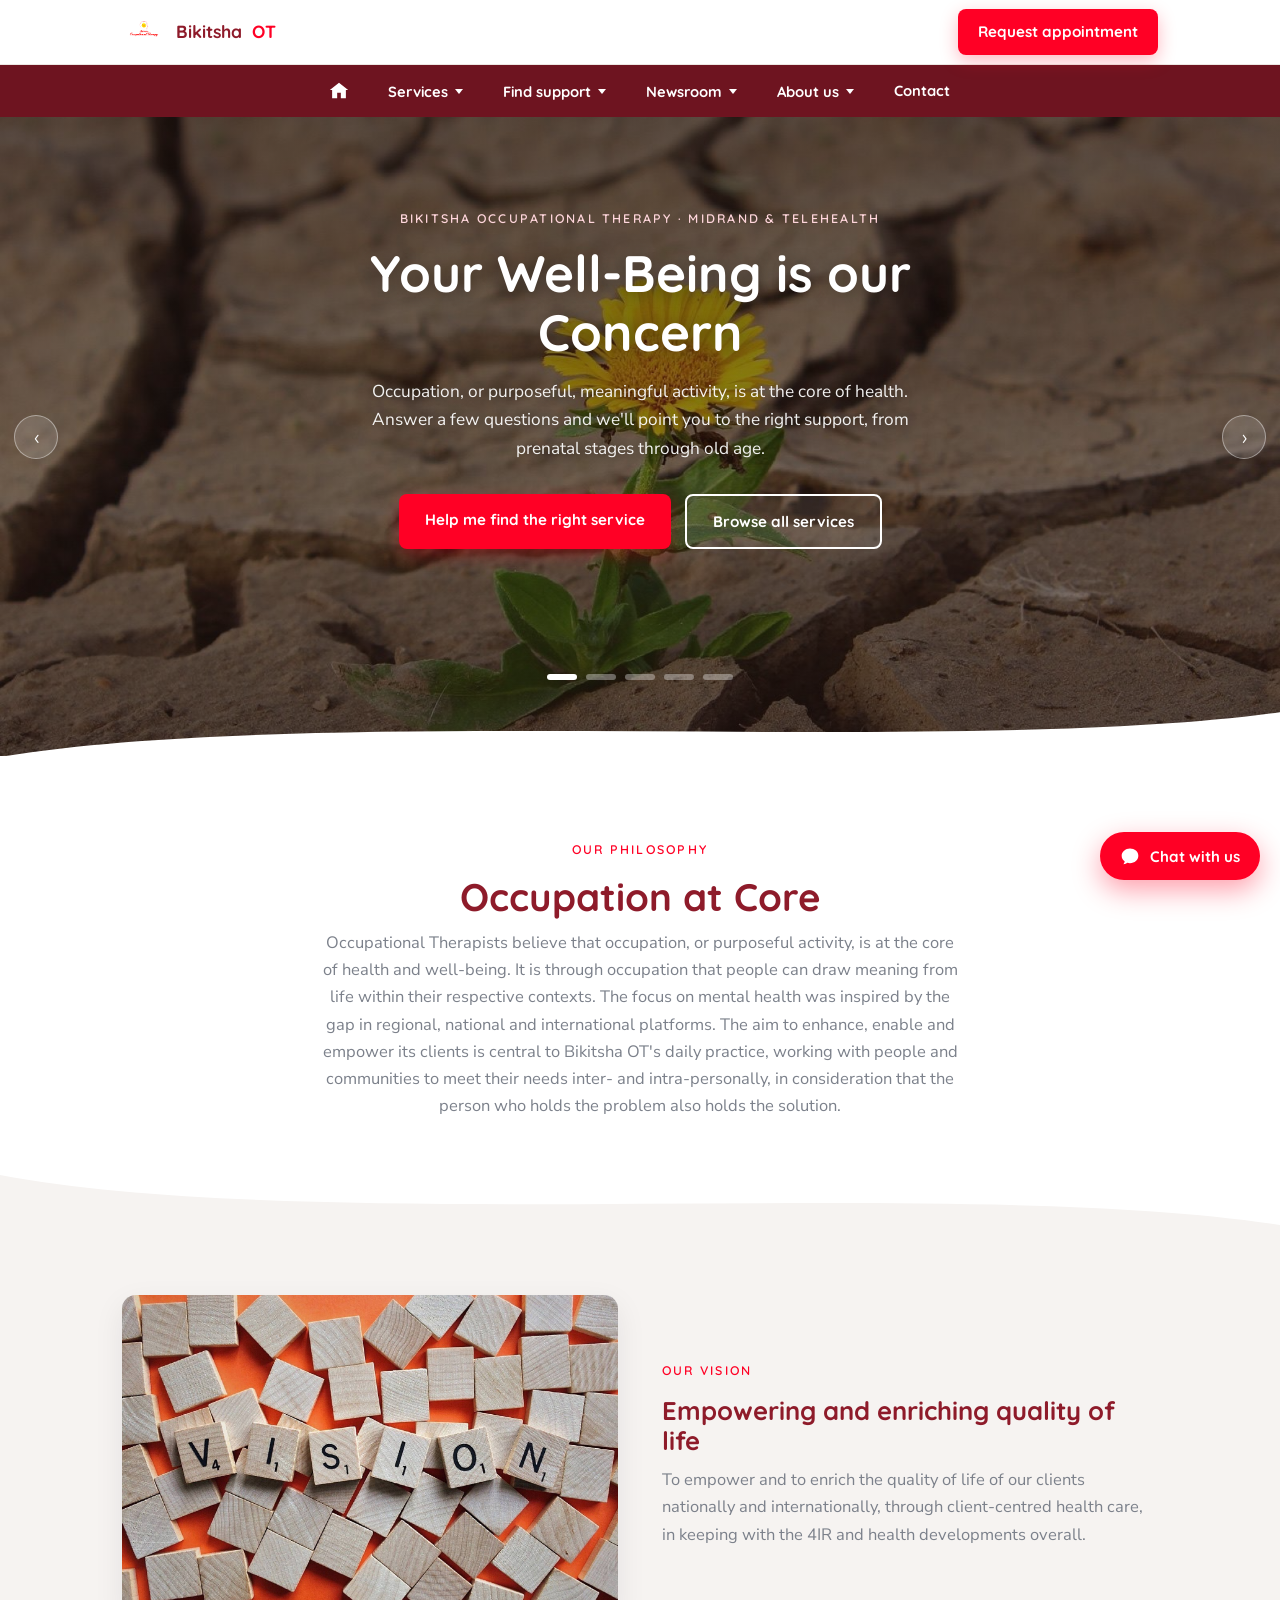
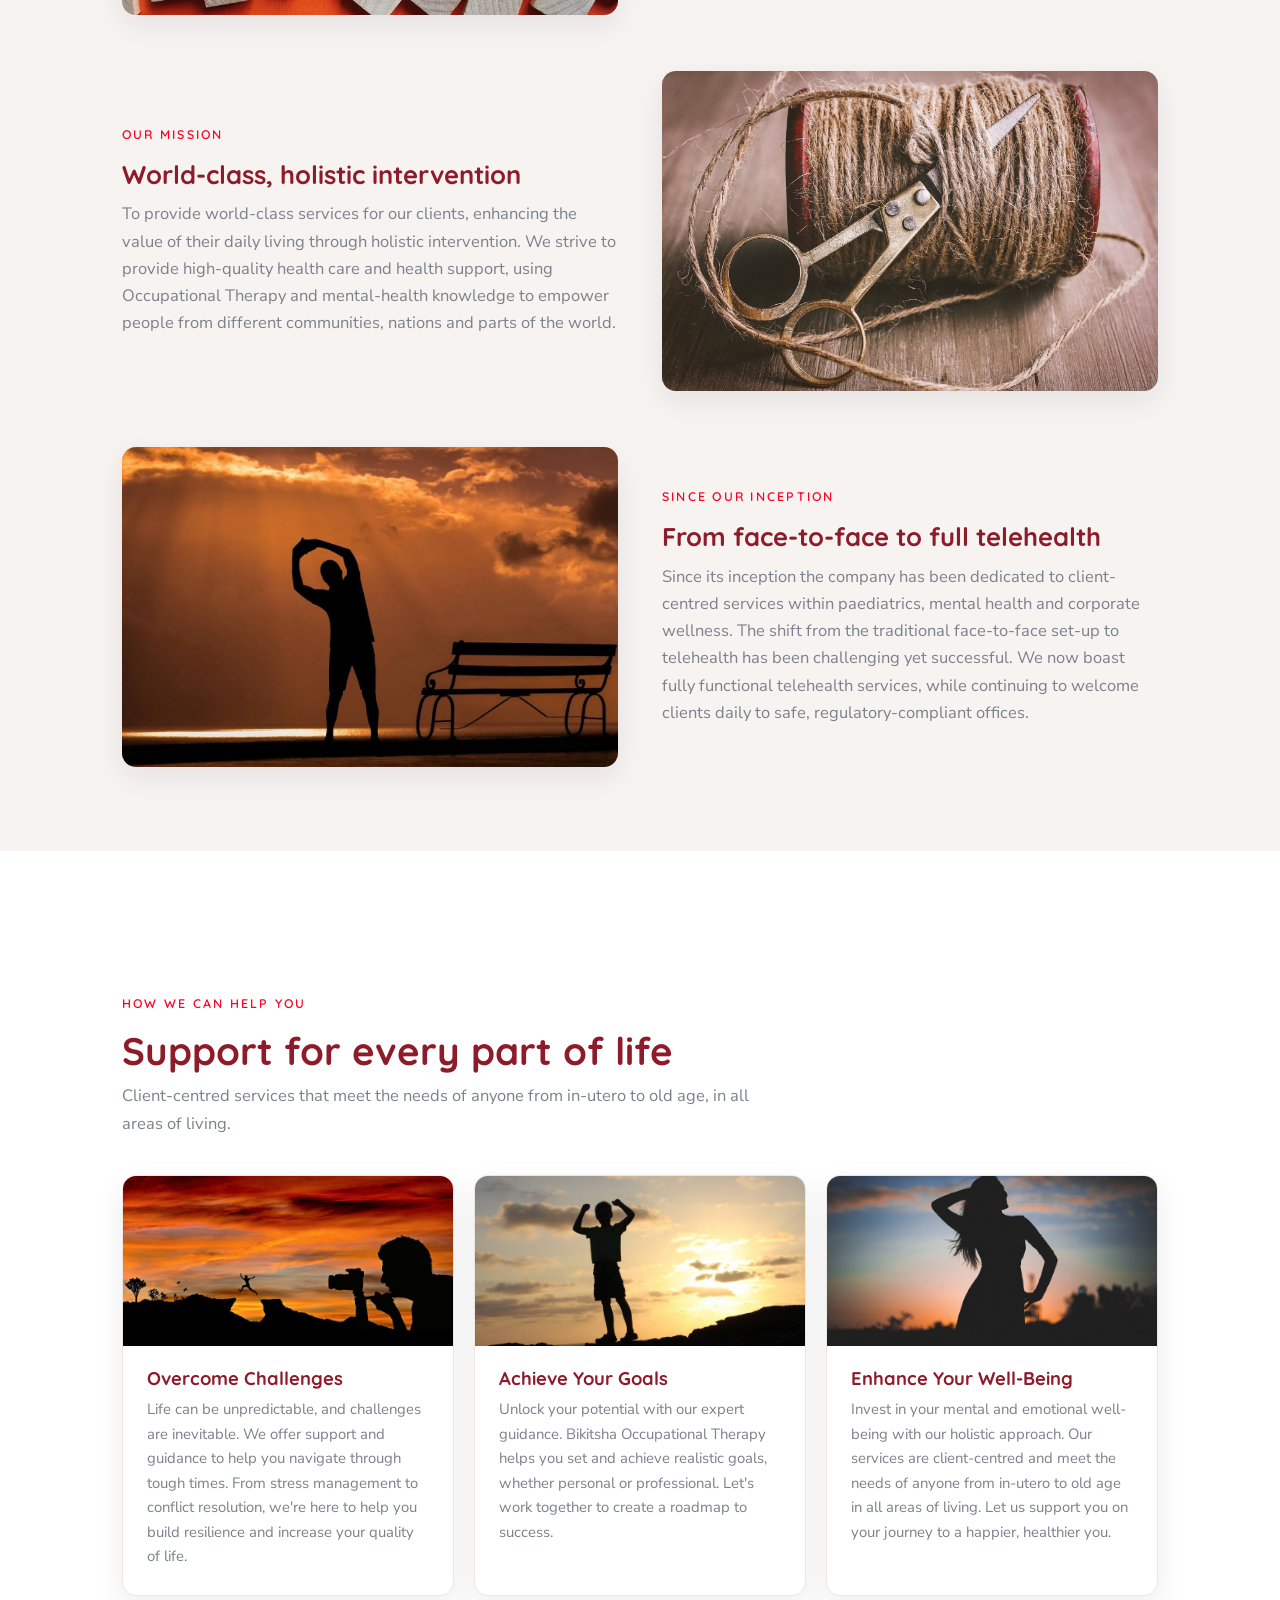
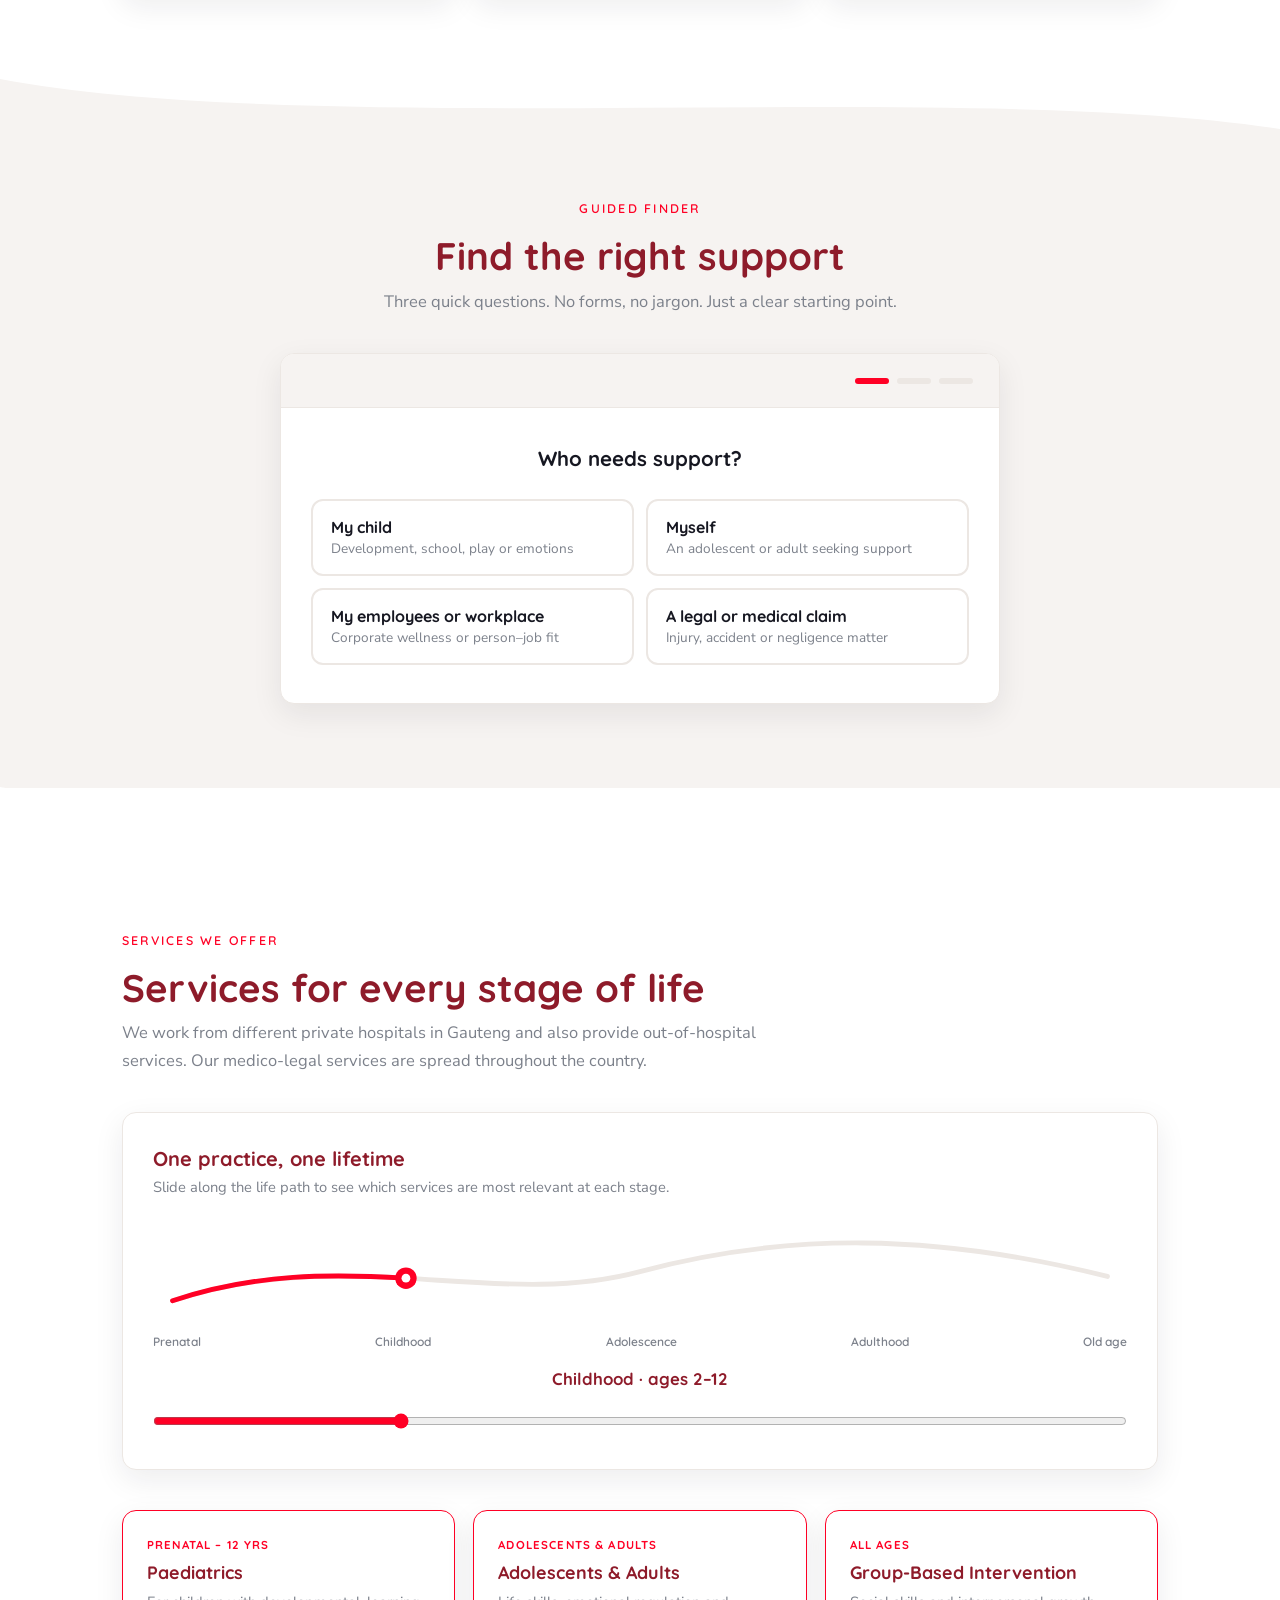
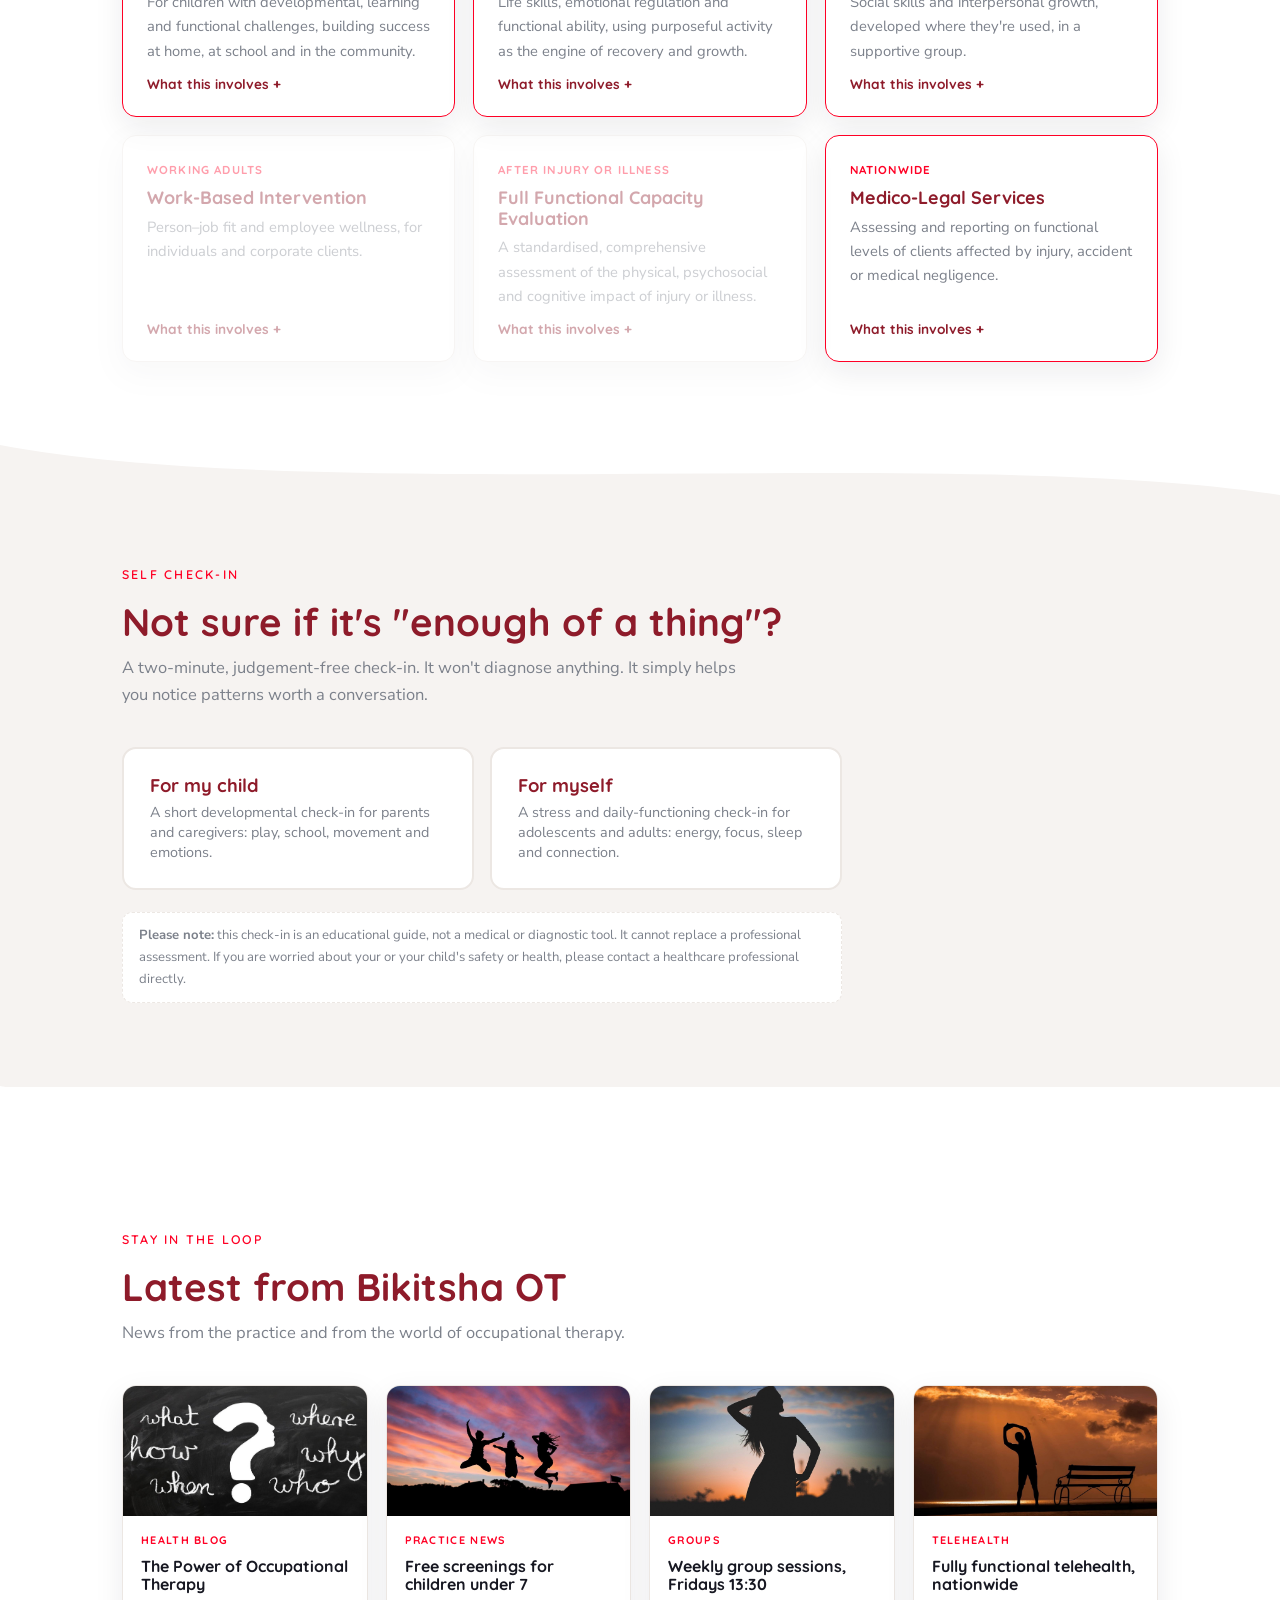
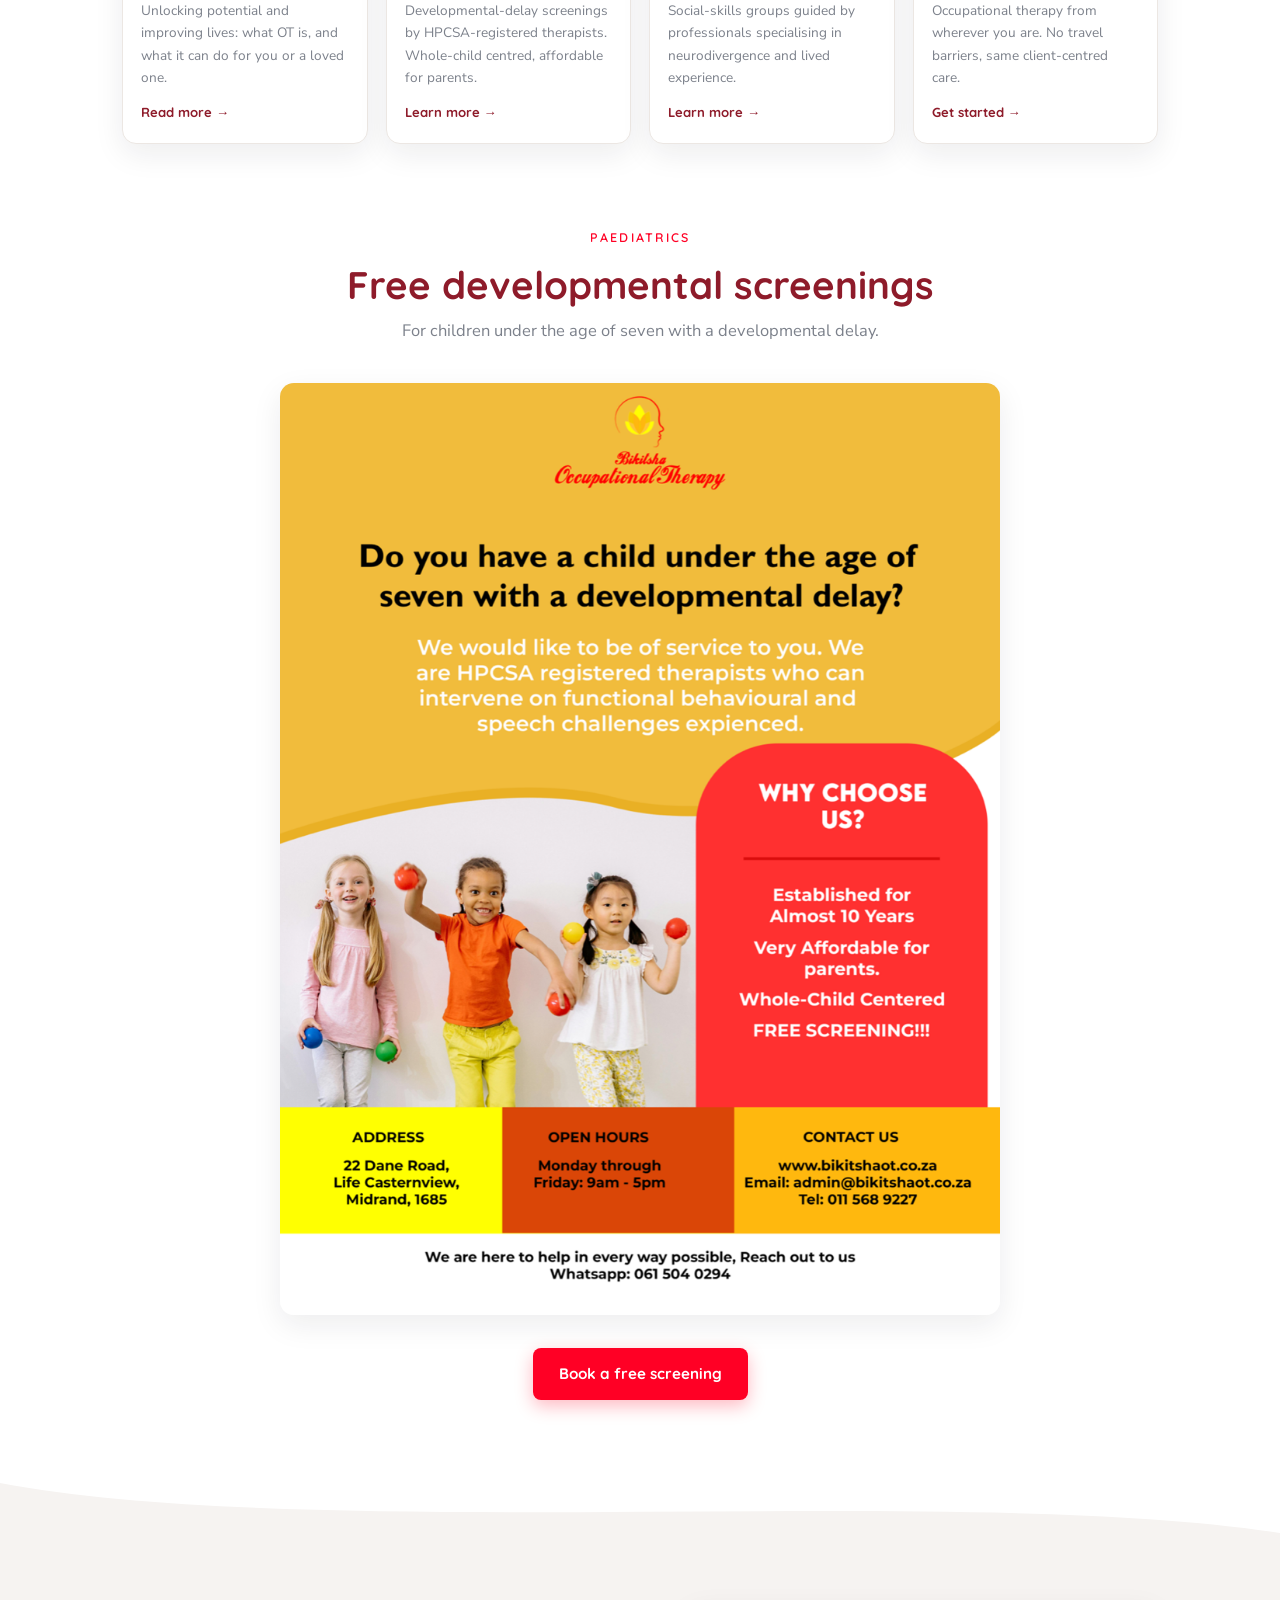
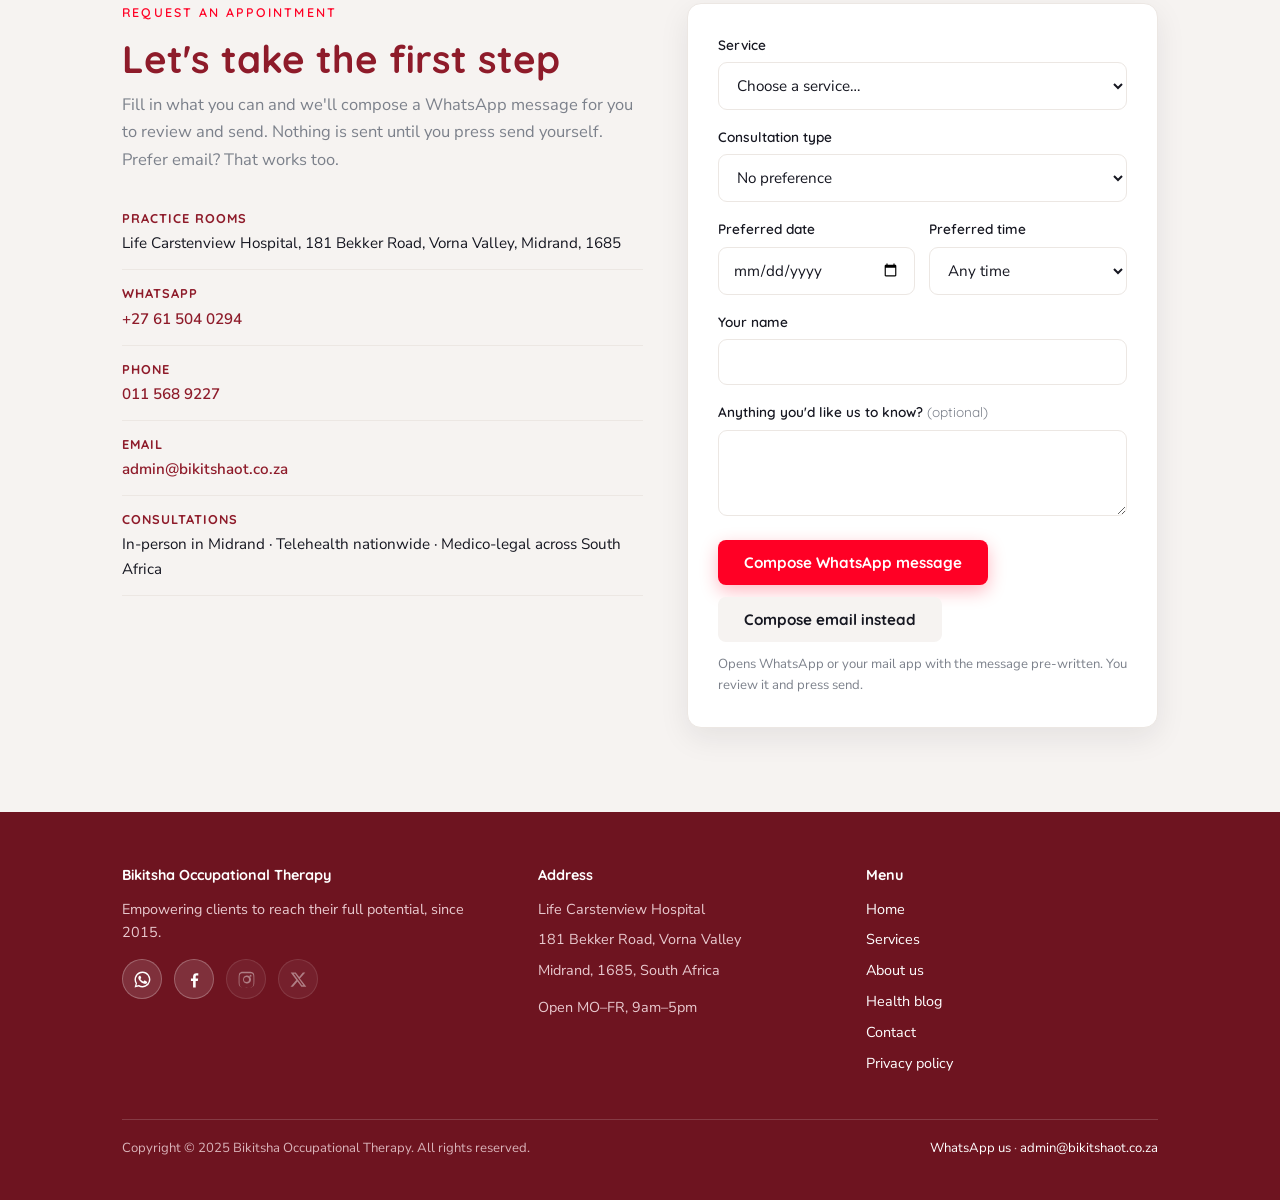
<file: index.html>
<!DOCTYPE html>
<html lang="en">
<head>
<meta charset="UTF-8">
<meta name="viewport" content="width=device-width, initial-scale=1.0">
<title>Bikitsha Occupational Therapy | Your Well-Being is our Concern</title>
<meta name="description" content="Occupational therapy in Midrand and via telehealth: paediatrics, mental health, work-based intervention and medico-legal services. Find your path to well-being.">
<link rel="icon" href="assets/img/logo.png">
<link rel="preconnect" href="https://fonts.googleapis.com">
<link rel="preconnect" href="https://fonts.gstatic.com" crossorigin>
<link href="https://fonts.googleapis.com/css2?family=Quicksand:wght@500;600;700&family=Nunito+Sans:ital,wght@0,400;0,600;0,700;1,400&display=swap" rel="stylesheet">
<link rel="stylesheet" href="assets/css/site.css">
</head>
<body>

<header class="site">
  <div class="masthead">
    <div class="wrap">
      <a class="logo" href="index.html"><img src="assets/img/logo.png" alt="">Bikitsha<span> OT</span></a>
      <a class="btn btn-red" href="contact.html#book">Request appointment</a>
    </div>
  </div>
  <nav class="topnav" aria-label="Main menu">
    <div class="wrap">
      <a class="tn-home" href="index.html" aria-label="Home"><svg viewBox="0 0 24 24" aria-hidden="true"><path d="M12 3 2 11h2.5v9H10v-6h4v6h5.5v-9H22L12 3z"/></svg></a>
      <div class="tn-item">
        <button class="tn-link" type="button" aria-expanded="false">Services <span class="tn-caret"></span></button>
        <div class="tn-menu">
          <a href="services.html">All services</a>
          <hr>
          <a href="services.html#medico-legal">Medico-Legal Services</a>
          <a href="services.html#paediatrics">Paediatrics</a>
          <a href="services.html#adolescents-adults">Adolescents &amp; Adults</a>
          <a href="services.html#group">Group-Based Intervention</a>
          <a href="services.html#work">Work-Based Intervention</a>
          <a href="services.html#fce">Functional Capacity Evaluation</a>
        </div>
      </div>
      <div class="tn-item">
        <button class="tn-link" type="button" aria-expanded="false">Find support <span class="tn-caret"></span></button>
        <div class="tn-menu">
          <span class="tn-menu-head">Interactive tools</span>
          <a href="index.html#finder">Guided service finder</a>
          <a href="index.html#checkin">Two-minute check-in</a>
          <a href="index.html#services">Life-path explorer</a>
          <hr>
          <a href="contact.html#book">Request an appointment</a>
        </div>
      </div>
      <div class="tn-item">
        <button class="tn-link" type="button" aria-expanded="false">Newsroom <span class="tn-caret"></span></button>
        <div class="tn-menu">
          <a href="health-blog.html">Health blog</a>
          <a href="index.html#news">Latest from the practice</a>
          <hr>
          <a href="the-power-of-occupational-therapy.html">The Power of Occupational Therapy</a>
        </div>
      </div>
      <div class="tn-item">
        <button class="tn-link" type="button" aria-expanded="false">About us <span class="tn-caret"></span></button>
        <div class="tn-menu">
          <a href="about-us.html">About the practice</a>
          <a href="index.html#core">Our philosophy</a>
          <hr>
          <a href="privacy-policy.html">Privacy policy</a>
        </div>
      </div>
      <div class="tn-item">
        <a class="tn-link" href="contact.html">Contact</a>
      </div>
    </div>
  </nav>
</header>

<!-- ================= ROTATING HERO ================= -->
<section class="carousel" id="top" aria-label="Highlights">
  <div class="slides">
    <div class="slide" style="background-image:url('assets/img/hero-flower.jpg')">
      <div class="wrap">
        <span class="eyebrow">Bikitsha Occupational Therapy · Midrand &amp; Telehealth</span>
        <h1>Your Well-Being is our Concern</h1>
        <p>Occupation, or purposeful, meaningful activity, is at the core of health. Answer a few questions and we'll point you to the right support, from prenatal stages through old age.</p>
        <div class="hero-ctas">
          <a class="btn btn-red" href="#finder">Help me find the right service</a>
          <a class="btn btn-ghost" href="services.html">Browse all services</a>
        </div>
      </div>
    </div>
    <div class="slide" style="background-image:url('assets/img/kids-jumping.jpg')">
      <div class="wrap">
        <span class="eyebrow">Paediatrics</span>
        <span class="slide-when">Free screening · children under 7</span>
        <h2>Does your child under 7 have a developmental delay?</h2>
        <p>We would like to be of service to you. Our HPCSA-registered therapists intervene on functional, behavioural and speech challenges. Whole-child centred and affordable for parents.</p>
        <div class="hero-ctas">
          <a class="btn btn-red" href="#book">Book a free screening</a>
          <a class="btn btn-ghost" href="services.html#paediatrics">About paediatrics</a>
        </div>
      </div>
    </div>
    <div class="slide" style="background-image:url('assets/img/help-wellbeing.jpg')">
      <div class="wrap">
        <span class="eyebrow">Group-Based Intervention</span>
        <span class="slide-when">Weekly · Fridays 13:30–15:00</span>
        <h2>Grow social skills where they're used, together</h2>
        <p>Weekly group sessions exploring social skills and interpersonal challenges, guided by professionals who specialise in neurodivergence and people with lived experience.</p>
        <div class="hero-ctas">
          <a class="btn btn-red" href="#book">Reserve a spot</a>
          <a class="btn btn-ghost" href="services.html#group">About group sessions</a>
        </div>
      </div>
    </div>
    <div class="slide" style="background-image:url('assets/img/help-overcome.jpg')">
      <div class="wrap">
        <span class="eyebrow">Work-Based Intervention</span>
        <span class="slide-when">Individuals &amp; corporate companies</span>
        <h2>The best fit between work and person</h2>
        <p>Employee wellness, workplace assessments and return-to-work planning, keeping people functioning well in the roles that matter to them.</p>
        <div class="hero-ctas">
          <a class="btn btn-red" href="#book">Talk to us about your workplace</a>
          <a class="btn btn-ghost" href="services.html#work">About work-based OT</a>
        </div>
      </div>
    </div>
    <div class="slide" style="background-image:url('assets/img/mission.jpg')">
      <div class="wrap">
        <span class="eyebrow">Medico-Legal Services</span>
        <span class="slide-when">Available throughout South Africa</span>
        <h2>Independent functional assessment &amp; reporting</h2>
        <p>Assessing and reporting on the functional levels of clients affected by injury, accident or medical negligence, from private hospitals in Gauteng and external locations nationwide.</p>
        <div class="hero-ctas">
          <a class="btn btn-red" href="#book">Request an assessment</a>
          <a class="btn btn-ghost" href="services.html#medico-legal">About medico-legal</a>
        </div>
      </div>
    </div>
  </div>
  <button class="car-arrow prev" aria-label="Previous slide">‹</button>
  <button class="car-arrow next" aria-label="Next slide">›</button>
  <div class="car-dots" role="tablist" aria-label="Slides"></div>
  <svg class="hero-wave" viewBox="0 0 1200 60" preserveAspectRatio="none" aria-hidden="true"><path d="M0,60 C300,10 900,60 1200,18 L1200,60 L0,60 Z"/></svg>
</section>

<!-- ================= OCCUPATION AT CORE ================= -->
<section class="section" id="core" style="padding-bottom:56px">
  <div class="wrap" style="text-align:center">
    <span class="eyebrow">Our philosophy</span>
    <h2 class="section-title">Occupation at Core</h2>
    <p class="section-lede" style="margin:0 auto">Occupational Therapists believe that occupation, or purposeful activity, is at the core of health and well-being. It is through occupation that people can draw meaning from life within their respective contexts. The focus on mental health was inspired by the gap in regional, national and international platforms. The aim to enhance, enable and empower its clients is central to Bikitsha OT's daily practice, working with people and communities to meet their needs inter- and intra-personally, in consideration that the person who holds the problem also holds the solution.</p>
  </div>
</section>

<!-- ================= VISION / MISSION / INCEPTION ================= -->
<svg class="wave" viewBox="0 0 1200 60" preserveAspectRatio="none" aria-hidden="true"><path d="M0,0 C300,60 900,0 1200,50 L1200,60 L0,60 Z"/></svg>
<section class="section" style="background:var(--mist);padding-top:60px">
  <div class="wrap">
    <div class="feature">
      <img src="assets/img/vision.jpg" alt="The word vision spelled in letter tiles">
      <div>
        <span class="eyebrow">Our vision</span>
        <h2>Empowering and enriching quality of life</h2>
        <p>To empower and to enrich the quality of life of our clients nationally and internationally, through client-centred health care, in keeping with the 4IR and health developments overall.</p>
      </div>
    </div>
    <div class="feature rev">
      <img src="assets/img/mission.jpg" alt="A spool of twine and scissors on a wooden table">
      <div>
        <span class="eyebrow">Our mission</span>
        <h2>World-class, holistic intervention</h2>
        <p>To provide world-class services for our clients, enhancing the value of their daily living through holistic intervention. We strive to provide high-quality health care and health support, using Occupational Therapy and mental-health knowledge to empower people from different communities, nations and parts of the world.</p>
      </div>
    </div>
    <div class="feature">
      <img src="assets/img/stretch.jpg" alt="A person stretching at sunrise beside a bench">
      <div>
        <span class="eyebrow">Since our inception</span>
        <h2>From face-to-face to full telehealth</h2>
        <p>Since its inception the company has been dedicated to client-centred services within paediatrics, mental health and corporate wellness. The shift from the traditional face-to-face set-up to telehealth has been challenging yet successful. We now boast fully functional telehealth services, while continuing to welcome clients daily to safe, regulatory-compliant offices.</p>
      </div>
    </div>
  </div>
</section>
<svg class="wave on-white" viewBox="0 0 1200 60" preserveAspectRatio="none" aria-hidden="true"><path d="M0,0 C300,60 900,0 1200,50 L1200,60 L0,60 Z" fill="#fff"/></svg>

<!-- ================= HOW WE CAN HELP ================= -->
<section class="section" id="help">
  <div class="wrap">
    <span class="eyebrow">How we can help you</span>
    <h2 class="section-title">Support for every part of life</h2>
    <p class="section-lede">Client-centred services that meet the needs of anyone from in-utero to old age, in all areas of living.</p>
    <div class="help-grid">
      <article class="help-card">
        <img src="assets/img/help-overcome.jpg" alt="">
        <div>
          <h3>Overcome Challenges</h3>
          <p>Life can be unpredictable, and challenges are inevitable. We offer support and guidance to help you navigate through tough times. From stress management to conflict resolution, we're here to help you build resilience and increase your quality of life.</p>
        </div>
      </article>
      <article class="help-card">
        <img src="assets/img/help-goals.jpg" alt="">
        <div>
          <h3>Achieve Your Goals</h3>
          <p>Unlock your potential with our expert guidance. Bikitsha Occupational Therapy helps you set and achieve realistic goals, whether personal or professional. Let's work together to create a roadmap to success.</p>
        </div>
      </article>
      <article class="help-card">
        <img src="assets/img/help-wellbeing.jpg" alt="">
        <div>
          <h3>Enhance Your Well-Being</h3>
          <p>Invest in your mental and emotional well-being with our holistic approach. Our services are client-centred and meet the needs of anyone from in-utero to old age in all areas of living. Let us support you on your journey to a happier, healthier you.</p>
        </div>
      </article>
    </div>
  </div>
</section>

<!-- ================= FINDER ================= -->
<svg class="wave" viewBox="0 0 1200 60" preserveAspectRatio="none" aria-hidden="true"><path d="M0,0 C300,60 900,0 1200,50 L1200,60 L0,60 Z"/></svg>
<section class="section" id="finder" style="background:var(--mist);padding-top:60px">
  <div class="wrap" style="text-align:center">
    <span class="eyebrow">Guided finder</span>
    <h2 class="section-title">Find the right support</h2>
    <p class="section-lede" style="margin-left:auto;margin-right:auto">Three quick questions. No forms, no jargon. Just a clear starting point.</p>
    <div class="wizard" id="wizard">
      <div class="wizard-head">
        <button class="wizard-back" id="wizBack" type="button">← Back</button>
        <div class="wizard-steps" aria-hidden="true">
          <span class="step-dot" data-step="0"></span>
          <span class="step-dot" data-step="1"></span>
          <span class="step-dot" data-step="2"></span>
        </div>
      </div>
      <div class="wizard-body" id="wizBody" aria-live="polite"></div>
    </div>
  </div>
</section>
<svg class="wave on-white" viewBox="0 0 1200 60" preserveAspectRatio="none" aria-hidden="true"><path d="M0,0 C300,60 900,0 1200,50 L1200,60 L0,60 Z" fill="#fff"/></svg>

<!-- ================= SERVICES + LIFE PATH ================= -->
<section class="section" id="services">
  <div class="wrap">
    <span class="eyebrow">Services we offer</span>
    <h2 class="section-title">Services for every stage of life</h2>
    <p class="section-lede">We work from different private hospitals in Gauteng and also provide out-of-hospital services. Our medico-legal services are spread throughout the country.</p>

    <div class="lifepath">
      <h3>One practice, one lifetime</h3>
      <p class="lp-sub">Slide along the life path to see which services are most relevant at each stage.</p>
      <svg class="lp-svg" viewBox="0 0 1000 110" aria-hidden="true">
        <path id="lpTrack" class="lp-track" d="M20 85 C 200 25, 350 95, 500 55 S 800 15, 980 60"/>
        <path id="lpFill" class="lp-fill" d="M20 85 C 200 25, 350 95, 500 55 S 800 15, 980 60"/>
        <g id="lpWalker" class="lp-walker">
          <circle r="11" fill="#FF0025"/>
          <circle r="4.5" fill="#fff"/>
        </g>
      </svg>
      <div class="lp-labels" aria-hidden="true">
        <span>Prenatal</span><span>Childhood</span><span>Adolescence</span><span>Adulthood</span><span>Old age</span>
      </div>
      <label for="lpRange" class="lp-stage" id="lpStage">Childhood · ages 2–12</label>
      <input type="range" class="lp-range" id="lpRange" min="0" max="100" value="25" aria-label="Life stage, from prenatal to old age">
    </div>

    <div class="svc-grid" id="svcGrid">
      <article class="svc" data-svc="paeds" data-min="0" data-max="30">
        <div class="svc-ages">Prenatal – 12 yrs</div>
        <h3>Paediatrics</h3>
        <p>For children with developmental, learning and functional challenges, building success at home, at school and in the community.</p>
        <button class="svc-more" type="button" aria-expanded="false">What this involves</button>
        <div class="svc-detail">Play-based assessment and intervention for milestones, school readiness, handwriting, sensory processing and daily independence, with parents involved every step.</div>
      </article>
      <article class="svc" data-svc="adults" data-min="25" data-max="100">
        <div class="svc-ages">Adolescents &amp; adults</div>
        <h3>Adolescents &amp; Adults</h3>
        <p>Life skills, emotional regulation and functional ability, using purposeful activity as the engine of recovery and growth.</p>
        <button class="svc-more" type="button" aria-expanded="false">What this involves</button>
        <div class="svc-detail">Individual sessions for stress, burnout, mental-health recovery and life transitions. Practical, activity-based, and centred on what matters to you.</div>
      </article>
      <article class="svc" data-svc="group" data-min="15" data-max="100">
        <div class="svc-ages">All ages</div>
        <h3>Group-Based Intervention</h3>
        <p>Social skills and interpersonal growth, developed where they're used, in a supportive group.</p>
        <button class="svc-more" type="button" aria-expanded="false">What this involves</button>
        <div class="svc-detail">Structured groups that practise communication, conflict resolution and connection in real time, guided by an occupational therapist. Weekly sessions every Friday, 13:30–15:00.</div>
      </article>
      <article class="svc" data-svc="work" data-min="40" data-max="90">
        <div class="svc-ages">Working adults</div>
        <h3>Work-Based Intervention</h3>
        <p>Person–job fit and employee wellness, for individuals and corporate clients.</p>
        <button class="svc-more" type="button" aria-expanded="false">What this involves</button>
        <div class="svc-detail">Workplace assessments, return-to-work planning and wellness programmes that keep people functioning well in the roles that matter to them.</div>
      </article>
      <article class="svc" data-svc="fce" data-min="35" data-max="100">
        <div class="svc-ages">After injury or illness</div>
        <h3>Full Functional Capacity Evaluation</h3>
        <p>A standardised, comprehensive assessment of the physical, psychosocial and cognitive impact of injury or illness.</p>
        <button class="svc-more" type="button" aria-expanded="false">What this involves</button>
        <div class="svc-detail">An objective, evidence-based picture of current functional ability, and often the first step in planning rehabilitation or a return to work.</div>
      </article>
      <article class="svc" data-svc="legal" data-min="0" data-max="100">
        <div class="svc-ages">Nationwide</div>
        <h3>Medico-Legal Services</h3>
        <p>Assessing and reporting on functional levels of clients affected by injury, accident or medical negligence.</p>
        <button class="svc-more" type="button" aria-expanded="false">What this involves</button>
        <div class="svc-detail">Independent assessments and reports for legal matters, provided from private hospitals in Gauteng and at external locations throughout South Africa.</div>
      </article>
    </div>
  </div>
</section>

<!-- ================= CHECK-IN ================= -->
<svg class="wave" viewBox="0 0 1200 60" preserveAspectRatio="none" aria-hidden="true"><path d="M0,0 C300,60 900,0 1200,50 L1200,60 L0,60 Z"/></svg>
<section class="section" id="checkin" style="background:var(--mist);padding-top:60px">
  <div class="wrap">
    <span class="eyebrow">Self check-in</span>
    <h2 class="section-title">Not sure if it's "enough of a thing"?</h2>
    <p class="section-lede">A two-minute, judgement-free check-in. It won't diagnose anything. It simply helps you notice patterns worth a conversation.</p>
    <div class="track-pick" id="trackPick">
      <button class="track-card" type="button" data-track="parent">
        <h3>For my child</h3>
        <p>A short developmental check-in for parents and caregivers: play, school, movement and emotions.</p>
      </button>
      <button class="track-card" type="button" data-track="adult">
        <h3>For myself</h3>
        <p>A stress and daily-functioning check-in for adolescents and adults: energy, focus, sleep and connection.</p>
      </button>
    </div>
    <div class="quiz" id="quiz" aria-live="polite"></div>
    <p class="disclaimer"><strong>Please note:</strong> this check-in is an educational guide, not a medical or diagnostic tool. It cannot replace a professional assessment. If you are worried about your or your child's safety or health, please contact a healthcare professional directly.</p>
  </div>
</section>
<svg class="wave on-white" viewBox="0 0 1200 60" preserveAspectRatio="none" aria-hidden="true"><path d="M0,0 C300,60 900,0 1200,50 L1200,60 L0,60 Z" fill="#fff"/></svg>

<!-- ================= LATEST NEWS ================= -->
<section class="section" id="news">
  <div class="wrap">
    <span class="eyebrow">Stay in the loop</span>
    <h2 class="section-title">Latest from Bikitsha OT</h2>
    <p class="section-lede">News from the practice and from the world of occupational therapy.</p>
    <div class="news-row">
      <a class="news-card" href="the-power-of-occupational-therapy.html">
        <img src="assets/img/blog-power-of-ot.jpg" alt="">
        <div>
          <div class="news-tag">Health blog</div>
          <h3>The Power of Occupational Therapy</h3>
          <p>Unlocking potential and improving lives: what OT is, and what it can do for you or a loved one.</p>
          <span class="news-more">Read more →</span>
        </div>
      </a>
      <a class="news-card" href="services.html#paediatrics">
        <img src="assets/img/kids-jumping.jpg" alt="">
        <div>
          <div class="news-tag">Practice news</div>
          <h3>Free screenings for children under 7</h3>
          <p>Developmental-delay screenings by HPCSA-registered therapists. Whole-child centred, affordable for parents.</p>
          <span class="news-more">Learn more →</span>
        </div>
      </a>
      <a class="news-card" href="services.html#group">
        <img src="assets/img/help-wellbeing.jpg" alt="">
        <div>
          <div class="news-tag">Groups</div>
          <h3>Weekly group sessions, Fridays 13:30</h3>
          <p>Social-skills groups guided by professionals specialising in neurodivergence and lived experience.</p>
          <span class="news-more">Learn more →</span>
        </div>
      </a>
      <a class="news-card" href="contact.html">
        <img src="assets/img/stretch.jpg" alt="">
        <div>
          <div class="news-tag">Telehealth</div>
          <h3>Fully functional telehealth, nationwide</h3>
          <p>Occupational therapy from wherever you are. No travel barriers, same client-centred care.</p>
          <span class="news-more">Get started →</span>
        </div>
      </a>
    </div>
  </div>
</section>

<!-- ================= FREE SCREENING POSTER ================= -->
<section class="section" id="screening" style="padding-top:0">
  <div class="wrap" style="text-align:center">
    <span class="eyebrow">Paediatrics</span>
    <h2 class="section-title">Free developmental screenings</h2>
    <p class="section-lede" style="margin-left:auto;margin-right:auto">For children under the age of seven with a developmental delay.</p>
    <a href="contact.html#book" aria-label="Book a free developmental screening">
      <img src="assets/img/playtherapy-poster.png" alt="Poster: Do you have a child under the age of seven with a developmental delay? We would like to be of service to you. We are HPCSA registered therapists who can intervene on functional, behavioural and speech challenges experienced. Why choose us? Established for almost 10 years, very affordable for parents, whole-child centered, free screening." style="max-width:720px;width:100%;border-radius:var(--radius);box-shadow:var(--shadow)">
    </a>
    <div style="margin-top:1.6rem">
      <a class="btn btn-red" href="contact.html#book">Book a free screening</a>
    </div>
  </div>
</section>

<!-- ================= BOOKING ================= -->
<svg class="wave" viewBox="0 0 1200 60" preserveAspectRatio="none" aria-hidden="true"><path d="M0,0 C300,60 900,0 1200,50 L1200,60 L0,60 Z"/></svg>
<section class="section" id="book" style="background:var(--mist);padding-top:60px">
  <div class="wrap booking-grid">
    <div class="contact-side">
      <span class="eyebrow">Request an appointment</span>
      <h2 class="section-title">Let's take the first step</h2>
      <p>Fill in what you can and we'll compose a WhatsApp message for you to review and send. Nothing is sent until you press send yourself. Prefer email? That works too.</p>
      <ul class="contact-list">
        <li><b>Practice rooms</b>Life Carstenview Hospital, 181 Bekker Road, Vorna Valley, Midrand, 1685</li>
        <li><b>WhatsApp</b><a href="https://wa.me/27615040294">+27 61 504 0294</a></li>
        <li><b>Phone</b><a href="tel:+27115689227">011 568 9227</a></li>
        <li><b>Email</b><a href="mailto:admin@bikitshaot.co.za">admin@bikitshaot.co.za</a></li>
        <li><b>Consultations</b>In-person in Midrand · Telehealth nationwide · Medico-legal across South Africa</li>
      </ul>
    </div>
    <form class="book" id="bookForm">
      <div class="field">
        <label for="bkService">Service</label>
        <select id="bkService" required>
          <option value="">Choose a service…</option>
          <option>Paediatrics</option>
          <option>Adolescents &amp; Adults</option>
          <option>Group-Based Intervention</option>
          <option>Work-Based Intervention</option>
          <option>Full Functional Capacity Evaluation</option>
          <option>Medico-Legal Services</option>
          <option>Not sure yet, please advise</option>
        </select>
      </div>
      <div class="field">
        <label for="bkType">Consultation type</label>
        <select id="bkType">
          <option>No preference</option>
          <option>In-person (Midrand)</option>
          <option>Telehealth</option>
        </select>
      </div>
      <div class="field-row">
        <div class="field">
          <label for="bkDate">Preferred date</label>
          <input type="date" id="bkDate">
        </div>
        <div class="field">
          <label for="bkTime">Preferred time</label>
          <select id="bkTime">
            <option>Any time</option>
            <option>Morning</option>
            <option>Midday</option>
            <option>Afternoon</option>
          </select>
        </div>
      </div>
      <div class="field">
        <label for="bkName">Your name</label>
        <input type="text" id="bkName" autocomplete="name" required>
      </div>
      <div class="field">
        <label for="bkNote">Anything you'd like us to know? <span style="color:var(--grey);font-weight:400">(optional)</span></label>
        <textarea id="bkNote" rows="3"></textarea>
      </div>
      <div class="book-actions">
        <button class="btn btn-red" type="submit">Compose WhatsApp message</button>
        <button class="btn btn-quiet" type="button" id="bkEmail">Compose email instead</button>
      </div>
      <p class="book-hint">Opens WhatsApp or your mail app with the message pre-written. You review it and press send.</p>
    </form>
  </div>
</section>

<footer class="site">
  <div class="wrap">
    <div class="footer-grid">
      <div>
        <strong>Bikitsha Occupational Therapy</strong>
        Empowering clients to reach their full potential, since 2015.
        <div class="social-row">
          <a href="https://wa.me/27615040294" aria-label="WhatsApp" title="WhatsApp">
            <svg viewBox="0 0 24 24"><path d="M12 2a10 10 0 0 0-8.6 15.1L2 22l5-1.3A10 10 0 1 0 12 2zm0 18.2c-1.5 0-3-.4-4.3-1.2l-.3-.2-3 .8.8-2.9-.2-.3A8.2 8.2 0 1 1 12 20.2zm4.5-6.1c-.2-.1-1.5-.7-1.7-.8-.2-.1-.4-.1-.6.1-.2.2-.6.8-.8 1-.1.2-.3.2-.5.1a6.7 6.7 0 0 1-2-1.2 7.5 7.5 0 0 1-1.4-1.7c-.1-.2 0-.4.1-.5l.4-.5c.1-.2.2-.3.3-.5v-.5c0-.1-.6-1.4-.8-1.9-.2-.5-.4-.4-.6-.4h-.5c-.2 0-.5.1-.7.3a3 3 0 0 0-1 2.2c0 1.3 1 2.6 1.1 2.8.1.2 2 3 4.8 4.2.7.3 1.2.5 1.6.6.7.2 1.3.2 1.8.1.6-.1 1.5-.6 1.7-1.2.2-.6.2-1.1.2-1.2l-.1-.3z"/></svg>
          </a>
          <a href="https://www.facebook.com/bikitshaot/" aria-label="Facebook" title="Facebook" target="_blank" rel="noopener">
            <svg viewBox="0 0 24 24"><path d="M13.5 22v-8h2.7l.4-3.2h-3.1V8.7c0-.9.3-1.6 1.6-1.6h1.7V4.2c-.3 0-1.3-.1-2.5-.1-2.5 0-4.1 1.5-4.1 4.2v2.5H7.5V14h2.7v8h3.3z"/></svg>
          </a>
          <!-- TODO: add the practice's Instagram profile URL when confirmed -->
          <a href="#" class="soon" aria-label="Instagram (link coming soon)" title="Instagram (coming soon)" aria-disabled="true">
            <svg viewBox="0 0 24 24"><path d="M12 2.2c3.2 0 3.6 0 4.9.1 1.2.1 1.8.2 2.2.4.6.2 1 .5 1.4.9.4.4.7.8.9 1.4.2.4.4 1 .4 2.2.1 1.3.1 1.7.1 4.9s0 3.6-.1 4.9c-.1 1.2-.2 1.8-.4 2.2-.2.6-.5 1-.9 1.4-.4.4-.8.7-1.4.9-.4.2-1 .4-2.2.4-1.3.1-1.7.1-4.9.1s-3.6 0-4.9-.1c-1.2-.1-1.8-.2-2.2-.4-.6-.2-1-.5-1.4-.9-.4-.4-.7-.8-.9-1.4-.2-.4-.4-1-.4-2.2-.1-1.3-.1-1.7-.1-4.9s0-3.6.1-4.9c.1-1.2.2-1.8.4-2.2.2-.6.5-1 .9-1.4.4-.4.8-.7 1.4-.9.4-.2 1-.4 2.2-.4 1.3-.1 1.7-.1 4.9-.1zm0 1.8c-3.1 0-3.5 0-4.8.1-1.1.1-1.5.2-1.9.3-.5.2-.8.4-1.1.7-.3.3-.5.6-.7 1.1-.1.4-.3.8-.3 1.9-.1 1.3-.1 1.7-.1 4.8s0 3.5.1 4.8c.1 1.1.2 1.5.3 1.9.2.5.4.8.7 1.1.3.3.6.5 1.1.7.4.1.8.3 1.9.3 1.3.1 1.7.1 4.8.1s3.5 0 4.8-.1c1.1-.1 1.5-.2 1.9-.3.5-.2.8-.4 1.1-.7.3-.3.5-.6.7-1.1.1-.4.3-.8.3-1.9.1-1.3.1-1.7.1-4.8s0-3.5-.1-4.8c-.1-1.1-.2-1.5-.3-1.9-.2-.5-.4-.8-.7-1.1-.3-.3-.6-.5-1.1-.7-.4-.1-.8-.3-1.9-.3-1.3-.1-1.7-.1-4.8-.1zm0 3.1a5 5 0 1 1 0 9.9 5 5 0 0 1 0-9.9zm0 8.1a3.2 3.2 0 1 0 0-6.4 3.2 3.2 0 0 0 0 6.4zm6.3-8.3a1.2 1.2 0 1 1-2.3 0 1.2 1.2 0 0 1 2.3 0z"/></svg>
          </a>
          <!-- TODO: add X profile URL when available -->
          <a href="#" class="soon" aria-label="X (link coming soon)" title="X (coming soon)" aria-disabled="true">
            <svg viewBox="0 0 24 24"><path d="M17.5 3h3.1l-6.8 7.8L21.9 21h-6.3l-4.9-6.4L5 21H1.9l7.3-8.3L2.1 3h6.4l4.4 5.9L17.5 3zm-1.1 16.2h1.7L7.6 4.7H5.8l10.6 14.5z"/></svg>
          </a>
        </div>
      </div>
      <div>
        <strong>Address</strong>
        <ul>
          <li>Life Carstenview Hospital</li>
          <li>181 Bekker Road, Vorna Valley</li>
          <li>Midrand, 1685, South Africa</li>
          <li style="margin-top:.8rem">Open MO–FR, 9am–5pm</li>
        </ul>
      </div>
      <div>
        <strong>Menu</strong>
        <ul>
          <li><a href="index.html">Home</a></li>
          <li><a href="services.html">Services</a></li>
          <li><a href="about-us.html">About us</a></li>
          <li><a href="health-blog.html">Health blog</a></li>
          <li><a href="contact.html">Contact</a></li>
          <li><a href="privacy-policy.html">Privacy policy</a></li>
        </ul>
      </div>
    </div>
    <div class="footer-bottom">
      <span>Copyright © 2025 Bikitsha Occupational Therapy. All rights reserved.</span>
      <span><a href="https://wa.me/27615040294">WhatsApp us</a> · <a href="mailto:admin@bikitshaot.co.za">admin@bikitshaot.co.za</a></span>
    </div>
  </div>
</footer>

<div id="chatbot"></div>
<script src="assets/js/site.js"></script>
</body>
</html>
</file>
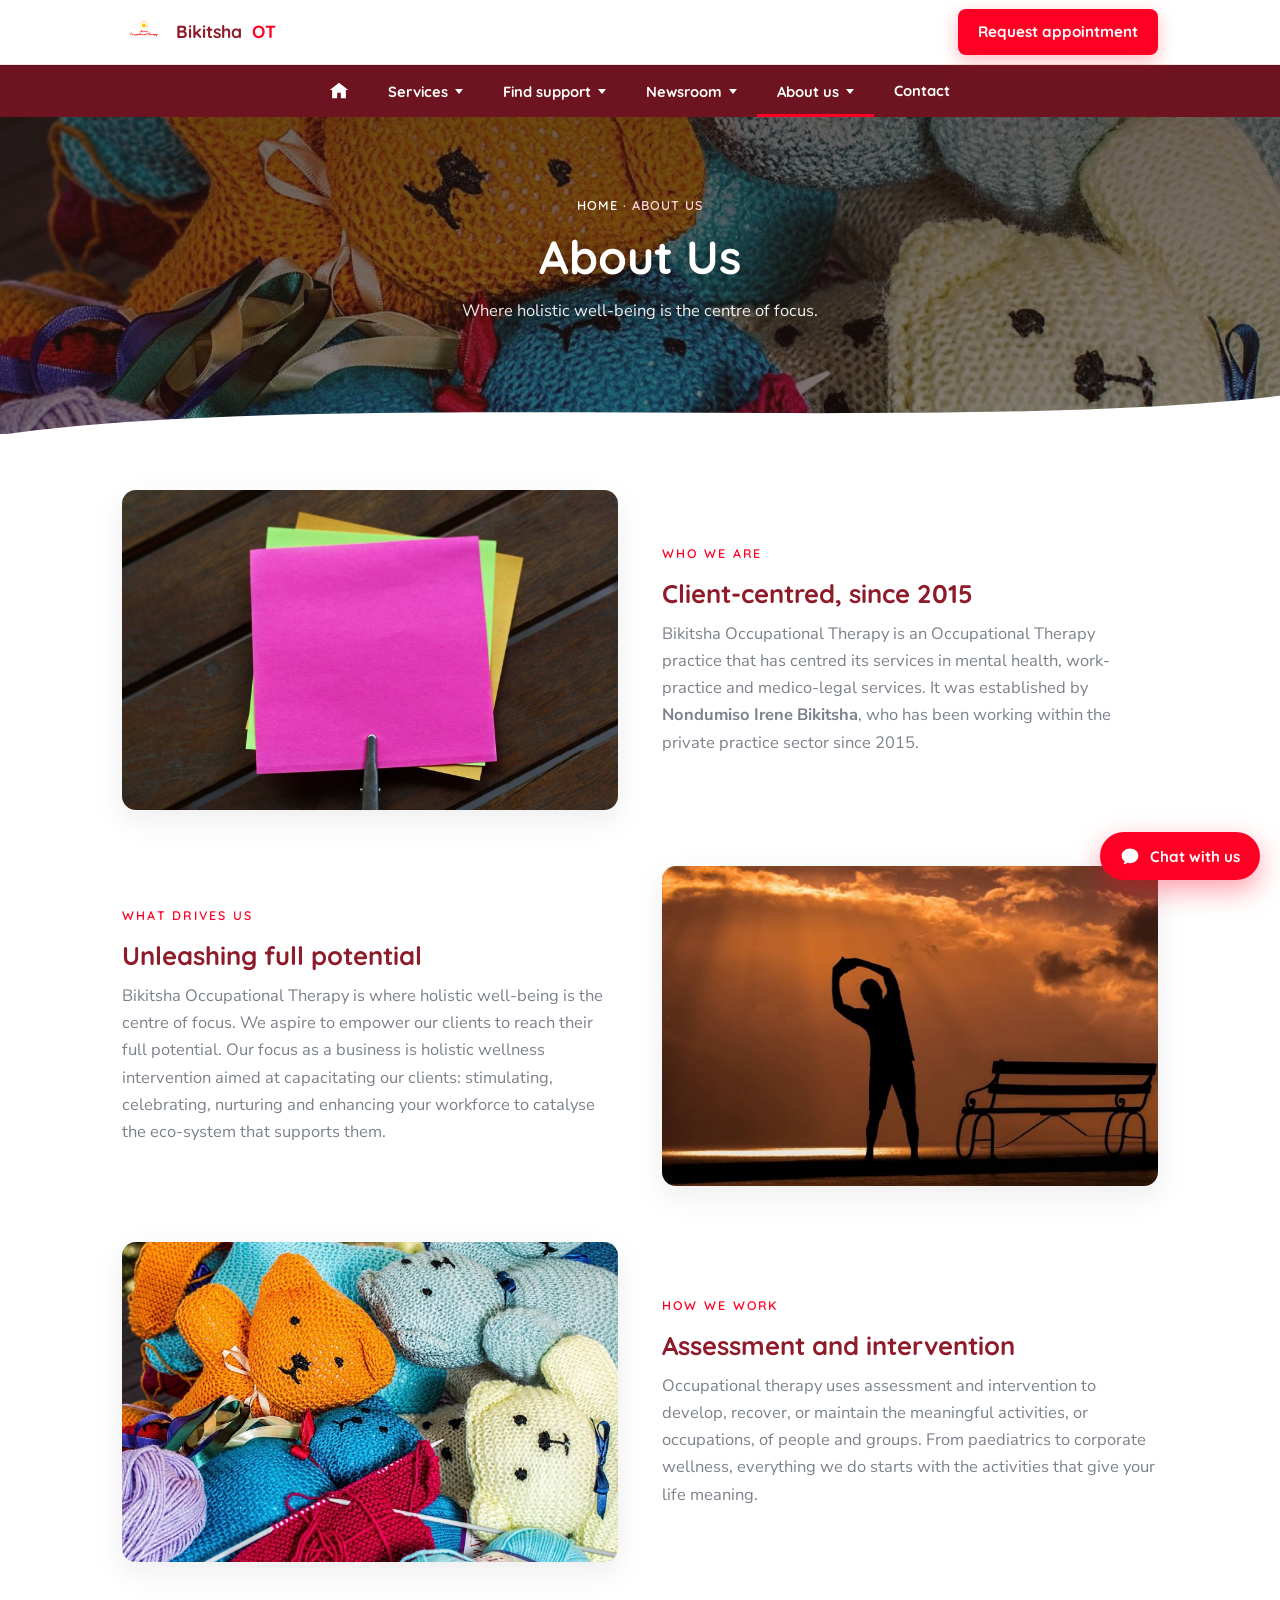
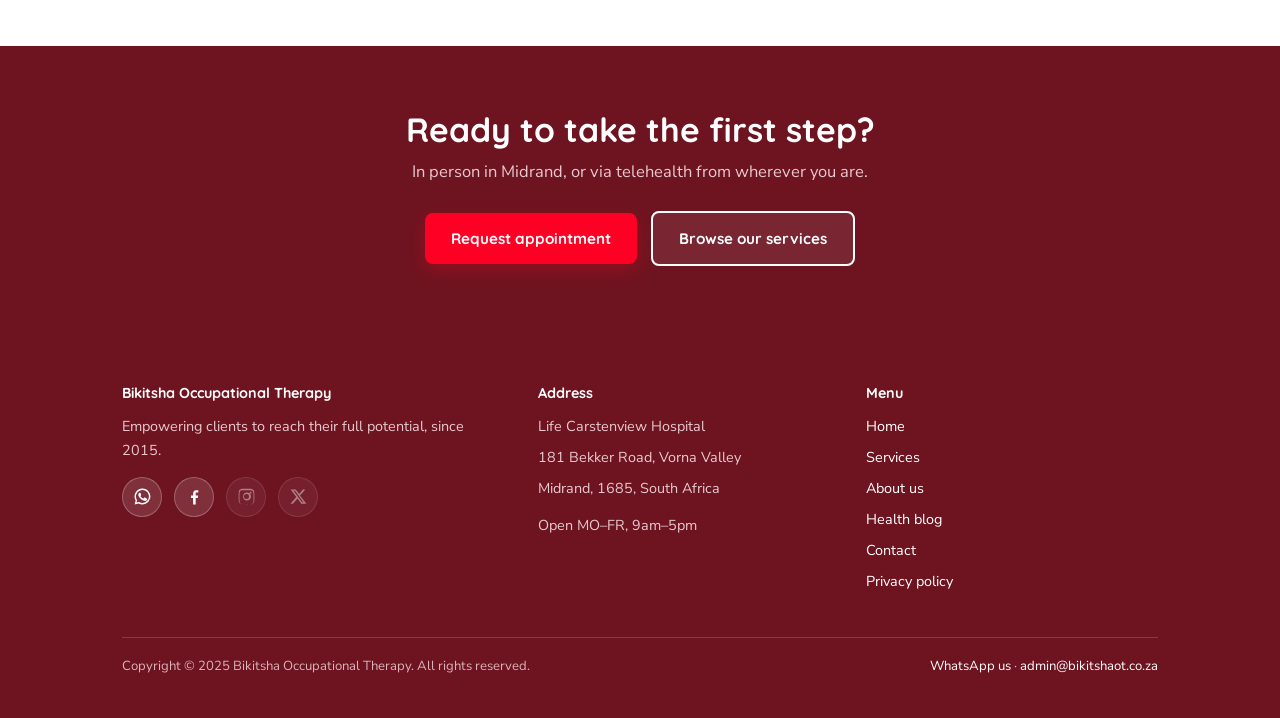
<file: about-us.html>
<!DOCTYPE html>
<html lang="en">
<head>
<meta charset="UTF-8">
<meta name="viewport" content="width=device-width, initial-scale=1.0">
<title>About Us | Bikitsha Occupational Therapy</title>
<meta name="description" content="Bikitsha Occupational Therapy, established by Nondumiso Irene Bikitsha, in private practice since 2015. Holistic well-being through mental health, work-practice and medico-legal services.">
<link rel="icon" href="assets/img/logo.png">
<link rel="preconnect" href="https://fonts.googleapis.com">
<link rel="preconnect" href="https://fonts.gstatic.com" crossorigin>
<link href="https://fonts.googleapis.com/css2?family=Quicksand:wght@500;600;700&family=Nunito+Sans:ital,wght@0,400;0,600;0,700;1,400&display=swap" rel="stylesheet">
<link rel="stylesheet" href="assets/css/site.css">
</head>
<body>

<header class="site">
  <div class="masthead">
    <div class="wrap">
      <a class="logo" href="index.html"><img src="assets/img/logo.png" alt="">Bikitsha<span> OT</span></a>
      <a class="btn btn-red" href="contact.html#book">Request appointment</a>
    </div>
  </div>
  <nav class="topnav" aria-label="Main menu">
    <div class="wrap">
      <a class="tn-home" href="index.html" aria-label="Home"><svg viewBox="0 0 24 24" aria-hidden="true"><path d="M12 3 2 11h2.5v9H10v-6h4v6h5.5v-9H22L12 3z"/></svg></a>
      <div class="tn-item">
        <button class="tn-link" type="button" aria-expanded="false">Services <span class="tn-caret"></span></button>
        <div class="tn-menu">
          <a href="services.html">All services</a>
          <hr>
          <a href="services.html#medico-legal">Medico-Legal Services</a>
          <a href="services.html#paediatrics">Paediatrics</a>
          <a href="services.html#adolescents-adults">Adolescents &amp; Adults</a>
          <a href="services.html#group">Group-Based Intervention</a>
          <a href="services.html#work">Work-Based Intervention</a>
          <a href="services.html#fce">Functional Capacity Evaluation</a>
        </div>
      </div>
      <div class="tn-item">
        <button class="tn-link" type="button" aria-expanded="false">Find support <span class="tn-caret"></span></button>
        <div class="tn-menu">
          <span class="tn-menu-head">Interactive tools</span>
          <a href="index.html#finder">Guided service finder</a>
          <a href="index.html#checkin">Two-minute check-in</a>
          <a href="index.html#services">Life-path explorer</a>
          <hr>
          <a href="contact.html#book">Request an appointment</a>
        </div>
      </div>
      <div class="tn-item">
        <button class="tn-link" type="button" aria-expanded="false">Newsroom <span class="tn-caret"></span></button>
        <div class="tn-menu">
          <a href="health-blog.html">Health blog</a>
          <a href="index.html#news">Latest from the practice</a>
          <hr>
          <a href="the-power-of-occupational-therapy.html">The Power of Occupational Therapy</a>
        </div>
      </div>
      <div class="tn-item">
        <button class="tn-link" type="button" aria-expanded="false" aria-current="page">About us <span class="tn-caret"></span></button>
        <div class="tn-menu">
          <a href="about-us.html">About the practice</a>
          <a href="index.html#core">Our philosophy</a>
          <hr>
          <a href="privacy-policy.html">Privacy policy</a>
        </div>
      </div>
      <div class="tn-item">
        <a class="tn-link" href="contact.html">Contact</a>
      </div>
    </div>
  </nav>
</header>

<section class="page-hero" style="background-image:url('assets/img/toys.jpg')">
  <div class="wrap">
    <span class="crumbs"><a href="index.html">Home</a> · About us</span>
    <h1>About Us</h1>
    <p>Where holistic well-being is the centre of focus.</p>
  </div>
  <svg class="hero-wave" viewBox="0 0 1200 60" preserveAspectRatio="none" aria-hidden="true"><path d="M0,60 C300,10 900,60 1200,18 L1200,60 L0,60 Z"/></svg>
</section>

<section class="section" style="padding-top:56px">
  <div class="wrap">
    <div class="feature">
      <img src="assets/img/notes.jpg" alt="Bright sticky notes pinned to a wooden board">
      <div>
        <span class="eyebrow">Who we are</span>
        <h2>Client-centred, since 2015</h2>
        <p>Bikitsha Occupational Therapy is an Occupational Therapy practice that has centred its services in mental health, work-practice and medico-legal services. It was established by <strong>Nondumiso Irene Bikitsha</strong>, who has been working within the private practice sector since 2015.</p>
      </div>
    </div>
    <div class="feature rev">
      <img src="assets/img/stretch.jpg" alt="A person stretching at sunrise beside a bench">
      <div>
        <span class="eyebrow">What drives us</span>
        <h2>Unleashing full potential</h2>
        <p>Bikitsha Occupational Therapy is where holistic well-being is the centre of focus. We aspire to empower our clients to reach their full potential. Our focus as a business is holistic wellness intervention aimed at capacitating our clients: stimulating, celebrating, nurturing and enhancing your workforce to catalyse the eco-system that supports them.</p>
      </div>
    </div>
    <div class="feature">
      <img src="assets/img/toys.jpg" alt="Colourful hand-knitted toys and yarn">
      <div>
        <span class="eyebrow">How we work</span>
        <h2>Assessment and intervention</h2>
        <p>Occupational therapy uses assessment and intervention to develop, recover, or maintain the meaningful activities, or occupations, of people and groups. From paediatrics to corporate wellness, everything we do starts with the activities that give your life meaning.</p>
      </div>
    </div>
  </div>
</section>

<div class="cta-band">
  <h2>Ready to take the first step?</h2>
  <p>In person in Midrand, or via telehealth from wherever you are.</p>
  <a class="btn btn-red" href="contact.html#book">Request appointment</a>
  <a class="btn btn-ghost" href="services.html">Browse our services</a>
</div>

<footer class="site">
  <div class="wrap">
    <div class="footer-grid">
      <div>
        <strong>Bikitsha Occupational Therapy</strong>
        Empowering clients to reach their full potential, since 2015.
        <div class="social-row">
          <a href="https://wa.me/27615040294" aria-label="WhatsApp" title="WhatsApp">
            <svg viewBox="0 0 24 24"><path d="M12 2a10 10 0 0 0-8.6 15.1L2 22l5-1.3A10 10 0 1 0 12 2zm0 18.2c-1.5 0-3-.4-4.3-1.2l-.3-.2-3 .8.8-2.9-.2-.3A8.2 8.2 0 1 1 12 20.2zm4.5-6.1c-.2-.1-1.5-.7-1.7-.8-.2-.1-.4-.1-.6.1-.2.2-.6.8-.8 1-.1.2-.3.2-.5.1a6.7 6.7 0 0 1-2-1.2 7.5 7.5 0 0 1-1.4-1.7c-.1-.2 0-.4.1-.5l.4-.5c.1-.2.2-.3.3-.5v-.5c0-.1-.6-1.4-.8-1.9-.2-.5-.4-.4-.6-.4h-.5c-.2 0-.5.1-.7.3a3 3 0 0 0-1 2.2c0 1.3 1 2.6 1.1 2.8.1.2 2 3 4.8 4.2.7.3 1.2.5 1.6.6.7.2 1.3.2 1.8.1.6-.1 1.5-.6 1.7-1.2.2-.6.2-1.1.2-1.2l-.1-.3z"/></svg>
          </a>
          <a href="https://www.facebook.com/bikitshaot/" aria-label="Facebook" title="Facebook" target="_blank" rel="noopener">
            <svg viewBox="0 0 24 24"><path d="M13.5 22v-8h2.7l.4-3.2h-3.1V8.7c0-.9.3-1.6 1.6-1.6h1.7V4.2c-.3 0-1.3-.1-2.5-.1-2.5 0-4.1 1.5-4.1 4.2v2.5H7.5V14h2.7v8h3.3z"/></svg>
          </a>
          <a href="#" class="soon" aria-label="Instagram (link coming soon)" title="Instagram (coming soon)" aria-disabled="true">
            <svg viewBox="0 0 24 24"><path d="M12 2.2c3.2 0 3.6 0 4.9.1 1.2.1 1.8.2 2.2.4.6.2 1 .5 1.4.9.4.4.7.8.9 1.4.2.4.4 1 .4 2.2.1 1.3.1 1.7.1 4.9s0 3.6-.1 4.9c-.1 1.2-.2 1.8-.4 2.2-.2.6-.5 1-.9 1.4-.4.4-.8.7-1.4.9-.4.2-1 .4-2.2.4-1.3.1-1.7.1-4.9.1s-3.6 0-4.9-.1c-1.2-.1-1.8-.2-2.2-.4-.6-.2-1-.5-1.4-.9-.4-.4-.7-.8-.9-1.4-.2-.4-.4-1-.4-2.2-.1-1.3-.1-1.7-.1-4.9s0-3.6.1-4.9c.1-1.2.2-1.8.4-2.2.2-.6.5-1 .9-1.4.4-.4.8-.7 1.4-.9.4-.2 1-.4 2.2-.4 1.3-.1 1.7-.1 4.9-.1zm0 1.8c-3.1 0-3.5 0-4.8.1-1.1.1-1.5.2-1.9.3-.5.2-.8.4-1.1.7-.3.3-.5.6-.7 1.1-.1.4-.3.8-.3 1.9-.1 1.3-.1 1.7-.1 4.8s0 3.5.1 4.8c.1 1.1.2 1.5.3 1.9.2.5.4.8.7 1.1.3.3.6.5 1.1.7.4.1.8.3 1.9.3 1.3.1 1.7.1 4.8.1s3.5 0 4.8-.1c1.1-.1 1.5-.2 1.9-.3.5-.2.8-.4 1.1-.7.3-.3.5-.6.7-1.1.1-.4.3-.8.3-1.9.1-1.3.1-1.7.1-4.8s0-3.5-.1-4.8c-.1-1.1-.2-1.5-.3-1.9-.2-.5-.4-.8-.7-1.1-.3-.3-.6-.5-1.1-.7-.4-.1-.8-.3-1.9-.3-1.3-.1-1.7-.1-4.8-.1zm0 3.1a5 5 0 1 1 0 9.9 5 5 0 0 1 0-9.9zm0 8.1a3.2 3.2 0 1 0 0-6.4 3.2 3.2 0 0 0 0 6.4zm6.3-8.3a1.2 1.2 0 1 1-2.3 0 1.2 1.2 0 0 1 2.3 0z"/></svg>
          </a>
          <a href="#" class="soon" aria-label="X (link coming soon)" title="X (coming soon)" aria-disabled="true">
            <svg viewBox="0 0 24 24"><path d="M17.5 3h3.1l-6.8 7.8L21.9 21h-6.3l-4.9-6.4L5 21H1.9l7.3-8.3L2.1 3h6.4l4.4 5.9L17.5 3zm-1.1 16.2h1.7L7.6 4.7H5.8l10.6 14.5z"/></svg>
          </a>
        </div>
      </div>
      <div>
        <strong>Address</strong>
        <ul>
          <li>Life Carstenview Hospital</li>
          <li>181 Bekker Road, Vorna Valley</li>
          <li>Midrand, 1685, South Africa</li>
          <li style="margin-top:.8rem">Open MO–FR, 9am–5pm</li>
        </ul>
      </div>
      <div>
        <strong>Menu</strong>
        <ul>
          <li><a href="index.html">Home</a></li>
          <li><a href="services.html">Services</a></li>
          <li><a href="about-us.html">About us</a></li>
          <li><a href="health-blog.html">Health blog</a></li>
          <li><a href="contact.html">Contact</a></li>
          <li><a href="privacy-policy.html">Privacy policy</a></li>
        </ul>
      </div>
    </div>
    <div class="footer-bottom">
      <span>Copyright © 2025 Bikitsha Occupational Therapy. All rights reserved.</span>
      <span><a href="https://wa.me/27615040294">WhatsApp us</a> · <a href="mailto:admin@bikitshaot.co.za">admin@bikitshaot.co.za</a></span>
    </div>
  </div>
</footer>

<div id="chatbot"></div>
<script src="assets/js/site.js"></script>
</body>
</html>
</file>
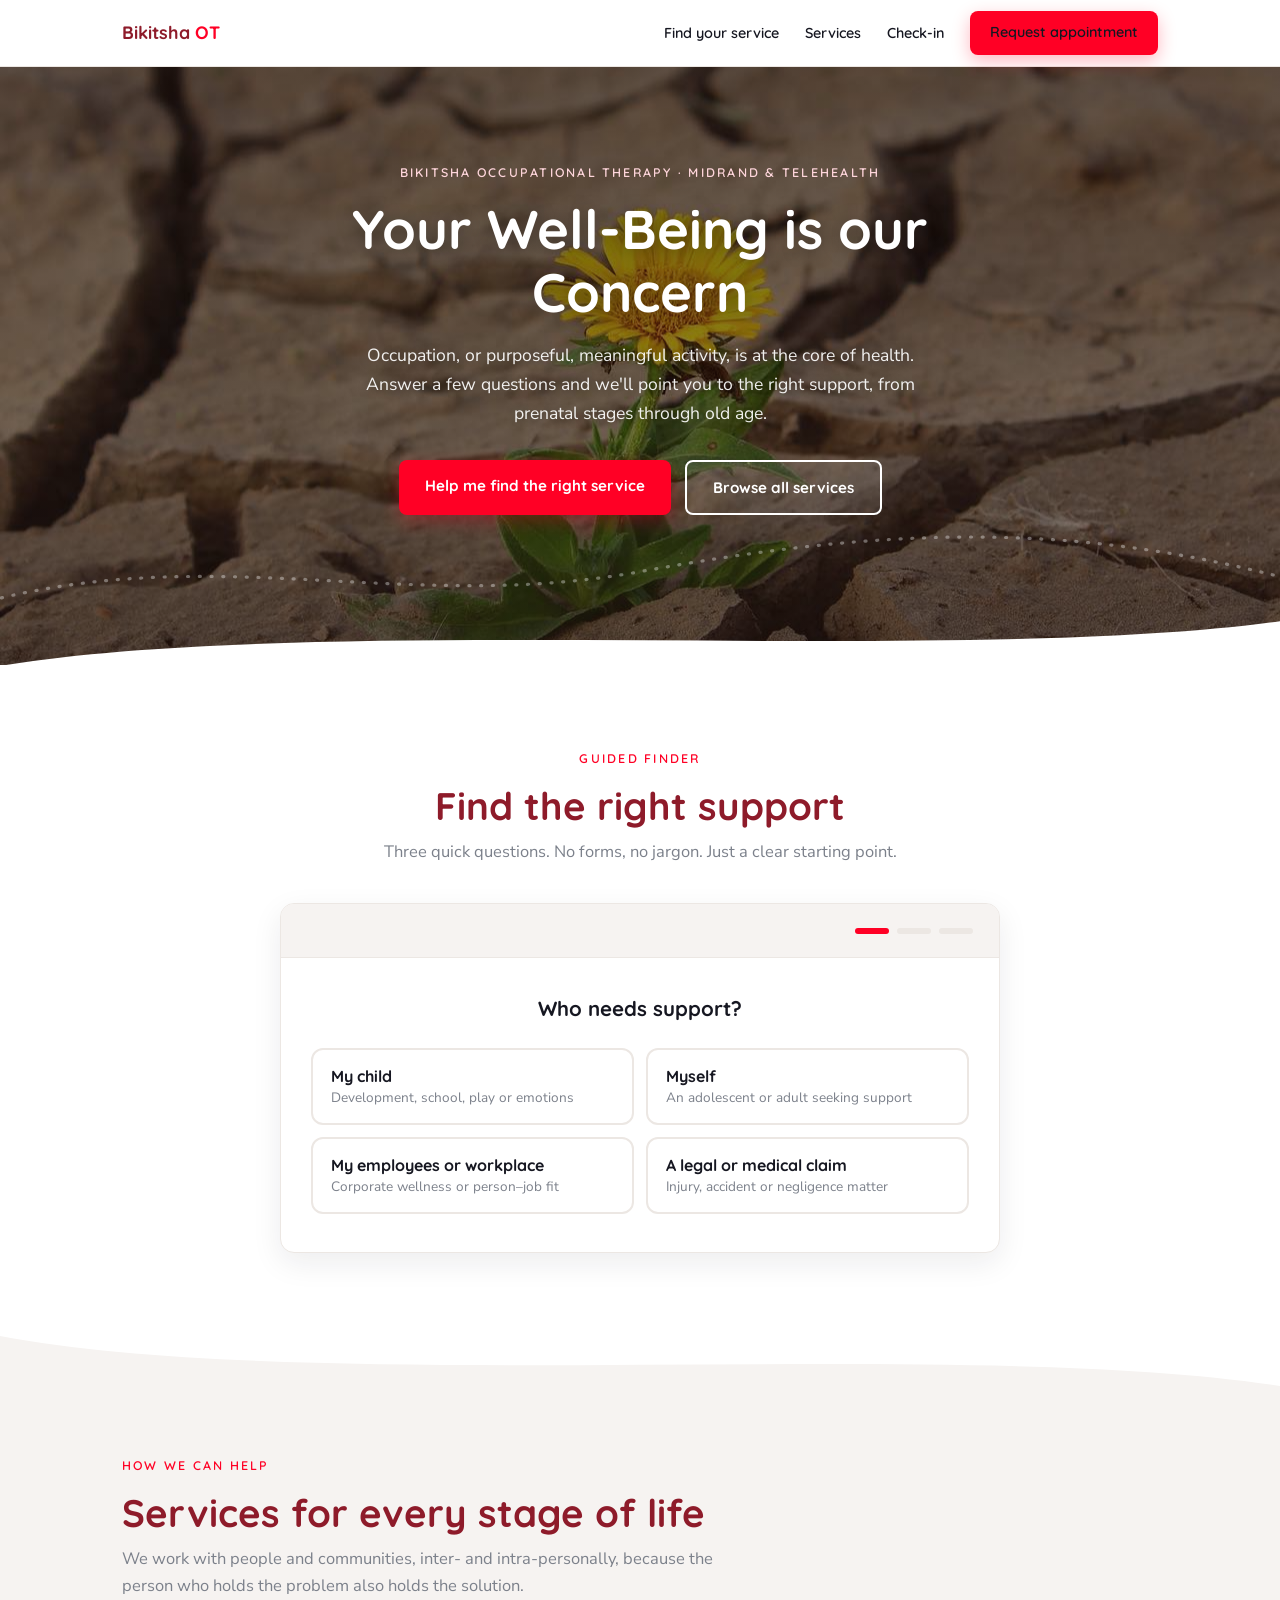
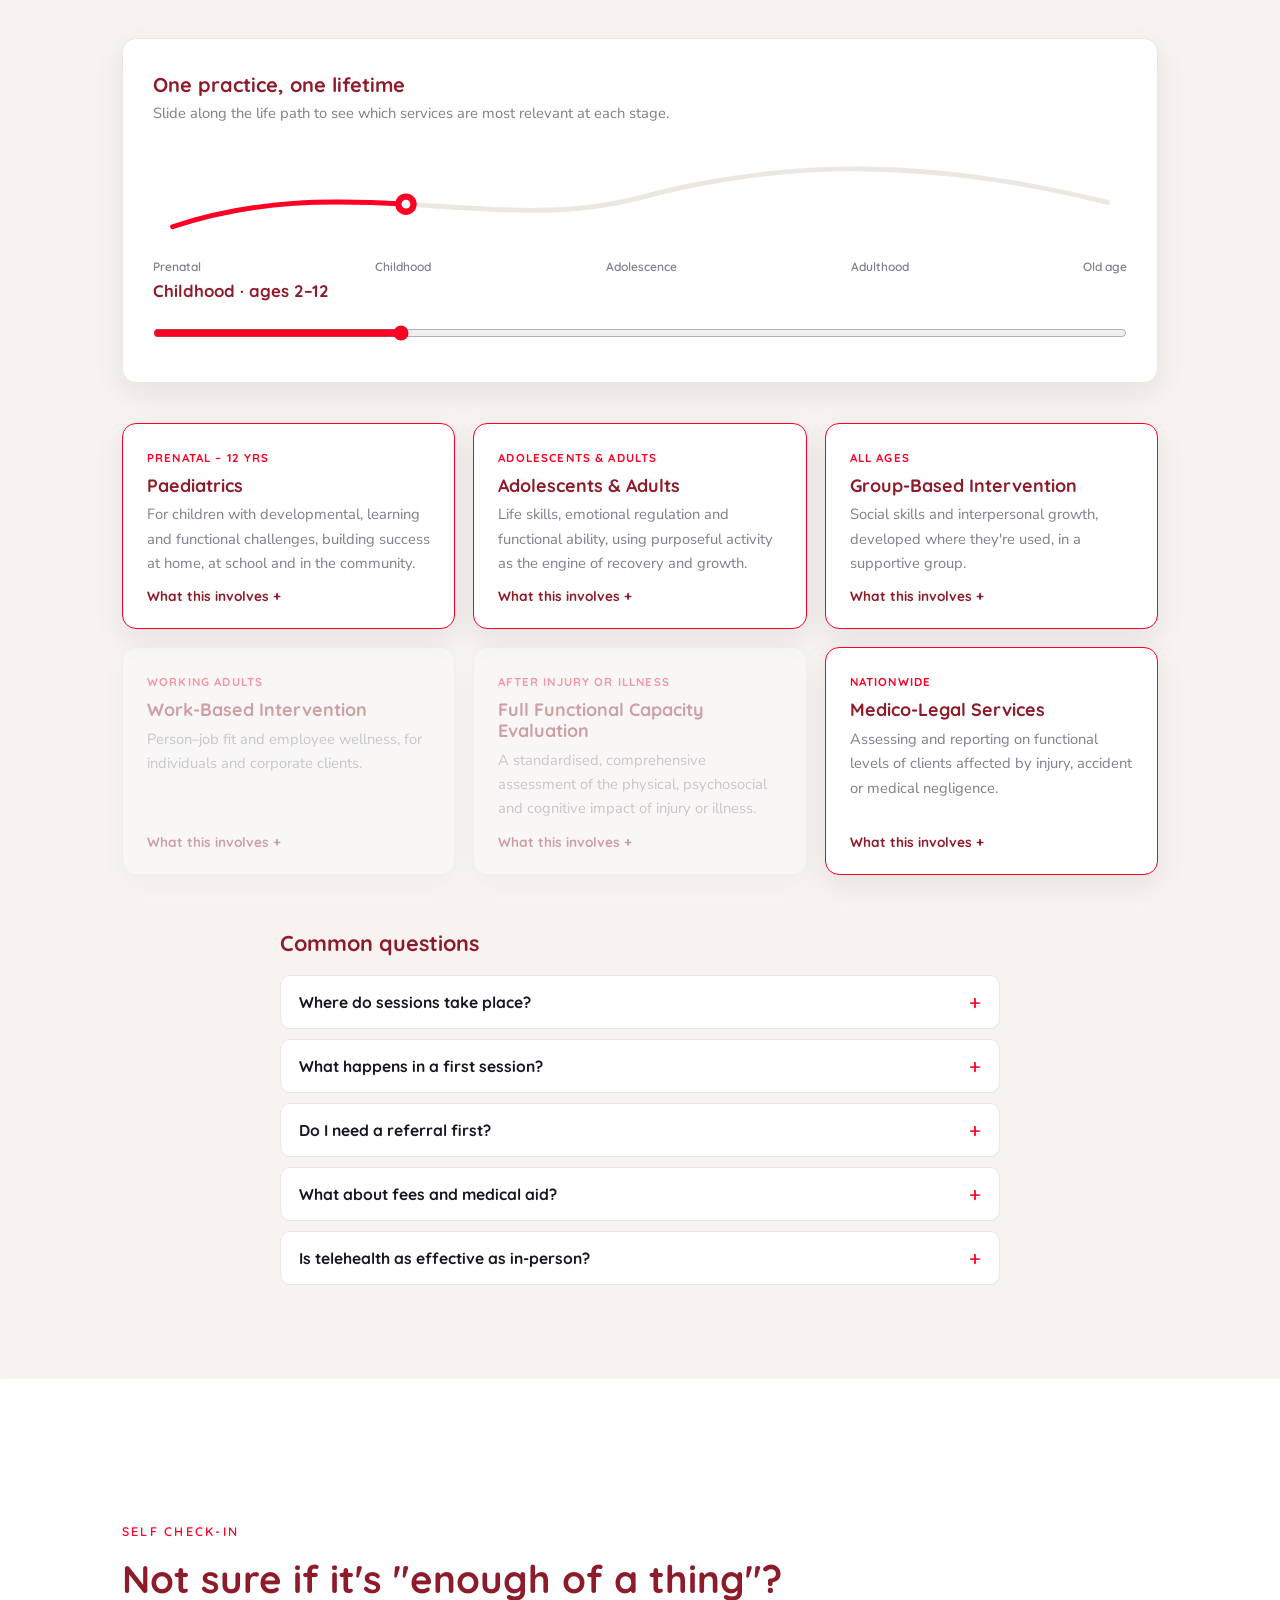
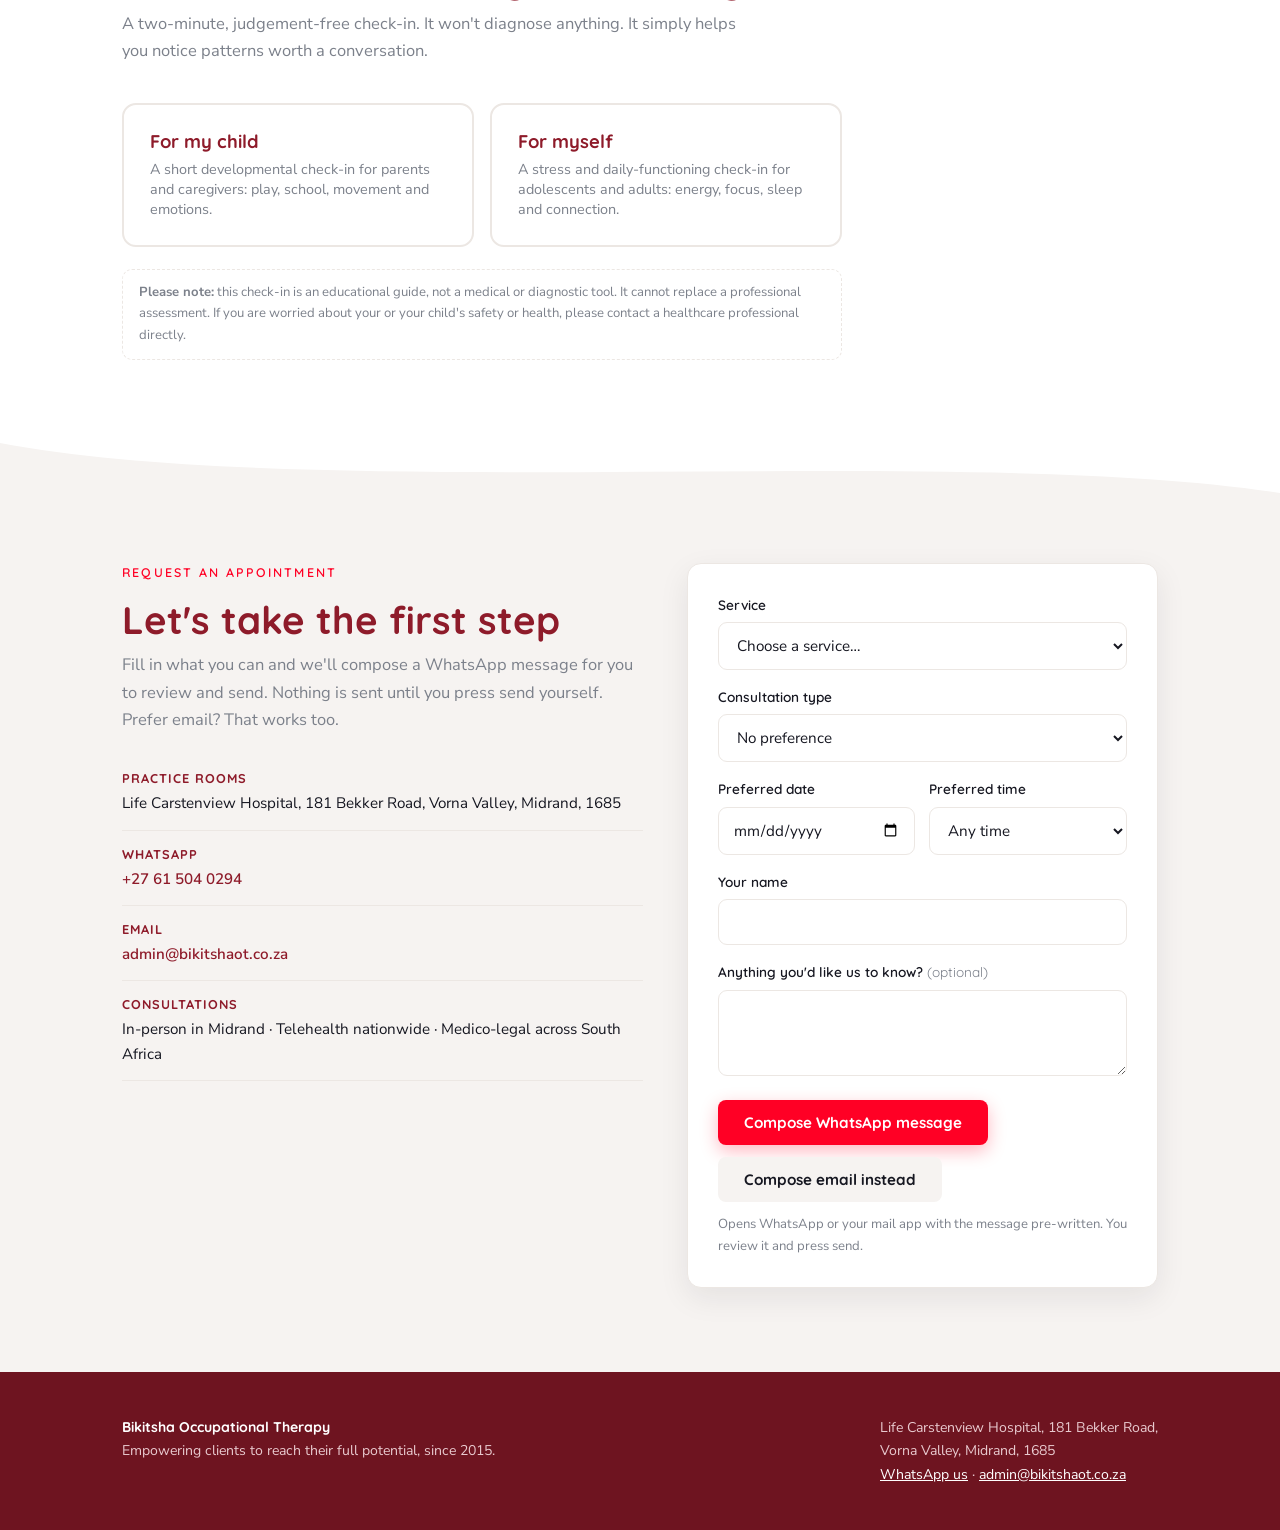
<file: bikitsha-interactive.html>
<!DOCTYPE html>
<html lang="en">
<head>
<meta charset="UTF-8">
<meta name="viewport" content="width=device-width, initial-scale=1.0">
<title>Find Your Path to Well-Being | Bikitsha Occupational Therapy</title>
<meta name="description" content="Answer a few questions to find the right occupational therapy support: paediatrics, mental health, workplace wellness and medico-legal services in Midrand and via telehealth.">
<link rel="preconnect" href="https://fonts.googleapis.com">
<link rel="preconnect" href="https://fonts.gstatic.com" crossorigin>
<link href="https://fonts.googleapis.com/css2?family=Quicksand:wght@500;600;700&family=Nunito+Sans:ital,wght@0,400;0,600;0,700;1,400&display=swap" rel="stylesheet">
<style>
:root{
  --crimson:#8E1B2A;
  --crimson-deep:#6E1420;
  --signal:#FF0025;
  --signal-soft:#FFE9EC;
  --ink:#161721;
  --grey:#7C818B;
  --mist:#F6F3F1;
  --line:#ECE7E3;
  --white:#FFFFFF;
  --radius:14px;
  --shadow:0 10px 30px rgba(22,23,33,.08);
  --display:'Quicksand',sans-serif;
  --body:'Nunito Sans',sans-serif;
}
*{margin:0;padding:0;box-sizing:border-box}
html{scroll-behavior:smooth}
@media (prefers-reduced-motion:reduce){
  html{scroll-behavior:auto}
  *,*::before,*::after{animation:none!important;transition:none!important}
}
body{font-family:var(--body);color:var(--ink);background:var(--white);line-height:1.65;font-size:16.5px}
h1,h2,h3,h4{font-family:var(--display);line-height:1.15;color:var(--crimson)}
img{max-width:100%}
a{color:var(--crimson)}
button{font-family:var(--display);cursor:pointer}
:focus-visible{outline:3px solid var(--signal);outline-offset:2px;border-radius:4px}
.wrap{max-width:1080px;margin:0 auto;padding:0 22px}
.eyebrow{font-family:var(--display);font-weight:600;font-size:.78rem;letter-spacing:.18em;text-transform:uppercase;color:var(--signal);display:block;margin-bottom:.9rem}
.section{padding:84px 0}
.section-title{font-size:clamp(1.7rem,3.6vw,2.4rem);font-weight:700;margin-bottom:.6rem}
.section-lede{color:var(--grey);max-width:640px;margin-bottom:2.4rem}

/* ---------- header ---------- */
header{position:sticky;top:0;z-index:50;background:rgba(255,255,255,.94);backdrop-filter:blur(8px);border-bottom:1px solid var(--line)}
.nav{display:flex;align-items:center;justify-content:space-between;height:66px}
.logo{font-family:var(--display);font-weight:700;font-size:1.12rem;color:var(--crimson);text-decoration:none}
.logo span{color:var(--signal)}
.nav-links{display:flex;gap:26px;align-items:center;list-style:none}
.nav-links a{font-family:var(--display);font-weight:600;font-size:.9rem;color:var(--ink);text-decoration:none}
.nav-links a:hover{color:var(--signal)}
.btn{display:inline-block;font-family:var(--display);font-weight:700;font-size:.95rem;padding:13px 26px;border-radius:8px;border:none;text-decoration:none;text-align:center;transition:transform .15s ease,box-shadow .15s ease}
.btn:hover{transform:translateY(-1px)}
.btn-red{background:var(--signal);color:#fff;box-shadow:0 6px 18px rgba(255,0,37,.28)}
.btn-ghost{background:transparent;color:var(--crimson);border:2px solid var(--crimson)}
.btn-quiet{background:var(--mist);color:var(--ink)}
.nav .btn{padding:10px 20px}
@media (max-width:720px){.nav-links li.hide-m{display:none}}

/* ---------- hero ---------- */
.hero{position:relative;overflow:hidden;padding:96px 0 150px;background:#4A3B32 url('[data-uri]') center/cover no-repeat}
.hero::before{content:'';position:absolute;inset:0;background:linear-gradient(180deg,rgba(32,18,14,.62) 0%,rgba(32,18,14,.5) 55%,rgba(32,18,14,.66) 100%)}
.hero .wrap{position:relative;z-index:2;max-width:760px;text-align:center}
.hero .eyebrow{color:#FFD6DC}
.hero h1{font-size:clamp(2.2rem,5.4vw,3.4rem);margin-bottom:1.1rem;color:#fff;text-shadow:0 2px 18px rgba(0,0,0,.35)}
.hero p{color:rgba(255,255,255,.92);font-size:1.1rem;max-width:560px;margin:0 auto 2rem;text-shadow:0 1px 10px rgba(0,0,0,.35)}
.hero-ctas{display:flex;gap:14px;justify-content:center;flex-wrap:wrap}
.hero .btn-ghost{color:#fff;border-color:#fff;background:rgba(255,255,255,.08)}
.hero-path{position:absolute;inset:auto 0 40px 0;width:100%;height:auto;display:block;opacity:.35;pointer-events:none;z-index:1}
.hero-wave{position:absolute;left:0;right:0;bottom:-1px;width:100%;height:64px;z-index:2}
.hero-wave path{fill:var(--white)}
.wave{display:block;width:100%;height:60px;margin-top:-1px}
.wave path{fill:var(--mist)}
.wave.flip{transform:scaleY(-1)}
.wave.on-white path{fill:var(--white)}

/* ---------- finder wizard ---------- */
.wizard{background:var(--white);border:1px solid var(--line);border-radius:var(--radius);box-shadow:var(--shadow);max-width:720px;margin:0 auto;overflow:hidden}
.wizard-head{display:flex;align-items:center;justify-content:space-between;padding:18px 26px;border-bottom:1px solid var(--line);background:var(--mist)}
.wizard-steps{display:flex;gap:8px}
.step-dot{width:34px;height:6px;border-radius:3px;background:var(--line);transition:background .25s}
.step-dot.active{background:var(--signal)}
.step-dot.done{background:var(--crimson)}
.wizard-back{background:none;border:none;font-weight:600;font-size:.85rem;color:var(--grey);visibility:hidden}
.wizard-back.show{visibility:visible}
.wizard-body{padding:34px 30px 38px}
.wizard-q{font-size:1.28rem;font-weight:700;color:var(--ink);font-family:var(--display);margin-bottom:1.4rem}
.choice-grid{display:grid;grid-template-columns:1fr 1fr;gap:12px}
@media (max-width:560px){.choice-grid{grid-template-columns:1fr}}
.choice{display:block;width:100%;text-align:left;background:var(--white);border:2px solid var(--line);border-radius:12px;padding:16px 18px;transition:border-color .15s,background .15s}
.choice:hover{border-color:var(--signal)}
.choice b{display:block;font-family:var(--display);font-size:1rem;color:var(--ink);margin-bottom:2px}
.choice small{color:var(--grey);font-size:.85rem;line-height:1.4;display:block;font-family:var(--body)}
.result-card{text-align:left}
.result-card .eyebrow{margin-bottom:.4rem}
.result-card h3{font-size:1.5rem;margin-bottom:.7rem}
.result-card p{color:var(--grey);margin-bottom:1rem}
.result-note{background:var(--signal-soft);border-radius:10px;padding:12px 16px;font-size:.9rem;color:var(--crimson-deep);margin-bottom:1.4rem}
.result-actions{display:flex;gap:12px;flex-wrap:wrap}

/* ---------- services ---------- */
.svc-grid{display:grid;grid-template-columns:repeat(3,1fr);gap:18px}
@media (max-width:900px){.svc-grid{grid-template-columns:1fr 1fr}}
@media (max-width:600px){.svc-grid{grid-template-columns:1fr}}
.svc{background:var(--white);border:1px solid var(--line);border-radius:var(--radius);padding:24px;box-shadow:var(--shadow);transition:border-color .3s,opacity .3s;display:flex;flex-direction:column}
.svc.dim{opacity:.38}
.svc.lit{border-color:var(--signal)}
.svc-ages{font-size:.72rem;font-weight:700;letter-spacing:.1em;text-transform:uppercase;color:var(--signal);font-family:var(--display);margin-bottom:.5rem}
.svc h3{font-size:1.12rem;margin-bottom:.45rem}
.svc p{color:var(--grey);font-size:.92rem;flex:1}
.svc-more{margin-top:12px;background:none;border:none;color:var(--crimson);font-weight:700;font-size:.85rem;text-align:left;padding:0}
.svc-more::after{content:' +'}
.svc.open .svc-more::after{content:' −'}
.svc-detail{display:none;margin-top:10px;font-size:.9rem;color:var(--ink);border-top:1px dashed var(--line);padding-top:10px}
.svc.open .svc-detail{display:block}

/* ---------- life path ---------- */
.lifepath{background:var(--white);border:1px solid var(--line);border-radius:var(--radius);box-shadow:var(--shadow);padding:34px 30px 26px;margin:0 0 40px}
.lifepath h3{font-size:1.25rem;margin-bottom:.3rem}
.lifepath .lp-sub{color:var(--grey);font-size:.92rem;margin-bottom:1.2rem}
.lp-svg{width:100%;height:auto;display:block}
.lp-track{fill:none;stroke:var(--line);stroke-width:5;stroke-linecap:round}
.lp-fill{fill:none;stroke:var(--signal);stroke-width:5;stroke-linecap:round;transition:stroke-dashoffset .18s linear}
.lp-walker{transition:transform .18s linear}
.lp-labels{display:flex;justify-content:space-between;gap:8px;font-family:var(--display);font-weight:600;font-size:.75rem;color:var(--grey);margin-top:6px}
@media (max-width:560px){.lp-labels span:nth-child(2),.lp-labels span:nth-child(4){display:none}}
.lp-stage{text-align:center;font-family:var(--display);font-weight:700;color:var(--crimson);font-size:1.05rem;margin-top:14px;min-height:1.6em}
input[type=range].lp-range{width:100%;margin-top:14px;accent-color:var(--signal);height:28px}

/* ---------- faq ---------- */
.faq{max-width:720px;margin:56px auto 0}
.faq h3{font-size:1.35rem;margin-bottom:1.2rem}
.faq-item{border:1px solid var(--line);border-radius:10px;margin-bottom:10px;background:var(--white)}
.faq-q{width:100%;background:none;border:none;text-align:left;font-weight:700;font-size:.98rem;color:var(--ink);padding:16px 46px 16px 18px;position:relative}
.faq-q::after{content:'+';position:absolute;right:18px;top:50%;transform:translateY(-50%);color:var(--signal);font-size:1.3rem;font-weight:500}
.faq-item.open .faq-q::after{content:'−'}
.faq-a{display:none;padding:0 18px 16px;color:var(--grey);font-size:.93rem}
.faq-item.open .faq-a{display:block}

/* ---------- check-in ---------- */
.checkin{background:var(--mist)}
.track-pick{display:grid;grid-template-columns:1fr 1fr;gap:16px;max-width:720px}
@media (max-width:640px){.track-pick{grid-template-columns:1fr}}
.track-card{background:var(--white);border:2px solid var(--line);border-radius:var(--radius);padding:26px;text-align:left;transition:border-color .15s}
.track-card:hover{border-color:var(--signal)}
.track-card h3{font-size:1.15rem;margin-bottom:.4rem}
.track-card p{color:var(--grey);font-size:.9rem;font-family:var(--body)}
.quiz{background:var(--white);border:1px solid var(--line);border-radius:var(--radius);box-shadow:var(--shadow);max-width:720px;padding:30px;display:none}
.quiz.show{display:block}
.quiz-progress{font-family:var(--display);font-weight:600;font-size:.8rem;color:var(--grey);margin-bottom:.8rem}
.quiz-q{font-family:var(--display);font-weight:700;font-size:1.15rem;margin-bottom:1.2rem}
.quiz-opts{display:flex;flex-direction:column;gap:10px}
.quiz-opts .choice{padding:13px 16px}
.quiz-result h3{font-size:1.4rem;margin-bottom:.6rem}
.quiz-result p{color:var(--grey);margin-bottom:1rem}
.quiz-bar{height:10px;border-radius:5px;background:var(--line);overflow:hidden;margin:14px 0 6px}
.quiz-bar i{display:block;height:100%;background:var(--signal);border-radius:5px}
.quiz-bar-label{font-size:.8rem;color:var(--grey);margin-bottom:16px}
.disclaimer{font-size:.82rem;color:var(--grey);background:var(--white);border:1px dashed var(--line);border-radius:10px;padding:12px 16px;max-width:720px;margin-top:22px}
.checkin .disclaimer{background:rgba(255,255,255,.7)}

/* ---------- booking ---------- */
.booking-grid{display:grid;grid-template-columns:1.05fr .95fr;gap:44px;align-items:start}
@media (max-width:820px){.booking-grid{grid-template-columns:1fr}}
form.book{background:var(--white);border:1px solid var(--line);border-radius:var(--radius);box-shadow:var(--shadow);padding:30px}
.field{margin-bottom:16px}
.field label{display:block;font-family:var(--display);font-weight:600;font-size:.85rem;margin-bottom:6px}
.field input,.field select,.field textarea{width:100%;padding:12px 14px;border:1.5px solid var(--line);border-radius:9px;font-family:var(--body);font-size:.95rem;background:var(--white);color:var(--ink)}
.field input:focus,.field select:focus,.field textarea:focus{outline:none;border-color:var(--signal)}
.field-row{display:grid;grid-template-columns:1fr 1fr;gap:14px}
@media (max-width:520px){.field-row{grid-template-columns:1fr}}
.book-actions{display:flex;gap:12px;flex-wrap:wrap;margin-top:6px}
.book-hint{font-size:.82rem;color:var(--grey);margin-top:12px}
.contact-side h2{margin-bottom:.6rem}
.contact-side p{color:var(--grey);margin-bottom:1.4rem}
.contact-list{list-style:none}
.contact-list li{padding:13px 0;border-bottom:1px solid var(--line);font-size:.95rem}
.contact-list b{font-family:var(--display);display:block;font-size:.8rem;letter-spacing:.08em;text-transform:uppercase;color:var(--crimson);margin-bottom:2px}
.contact-list a{text-decoration:none;font-weight:600}

/* ---------- footer ---------- */
footer{background:var(--crimson-deep);color:#E8C9CE;padding:44px 0;font-size:.88rem}
footer .wrap{display:flex;justify-content:space-between;gap:20px;flex-wrap:wrap}
footer a{color:#fff}
</style>
</head>
<body>

<header>
  <div class="wrap nav">
    <a class="logo" href="#top">Bikitsha<span> OT</span></a>
    <ul class="nav-links">
      <li class="hide-m"><a href="#finder">Find your service</a></li>
      <li class="hide-m"><a href="#services">Services</a></li>
      <li class="hide-m"><a href="#checkin">Check-in</a></li>
      <li><a class="btn btn-red" href="#book">Request appointment</a></li>
    </ul>
  </div>
</header>

<!-- ================= HERO ================= -->
<section class="hero" id="top">
  <div class="wrap">
    <span class="eyebrow">Bikitsha Occupational Therapy · Midrand &amp; Telehealth</span>
    <h1>Your Well-Being is our Concern</h1>
    <p>Occupation, or purposeful, meaningful activity, is at the core of health. Answer a few questions and we'll point you to the right support, from prenatal stages through old age.</p>
    <div class="hero-ctas">
      <a class="btn btn-red" href="#finder">Help me find the right service</a>
      <a class="btn btn-ghost" href="#services">Browse all services</a>
    </div>
  </div>
  <svg class="hero-path" viewBox="0 0 1200 120" aria-hidden="true" preserveAspectRatio="none">
    <path d="M-20 100 C 200 40, 380 110, 600 70 S 1000 20, 1220 80" fill="none" stroke="#FFFFFF" stroke-width="3" stroke-dasharray="1 10" stroke-linecap="round"/>
  </svg>
  <svg class="hero-wave" viewBox="0 0 1200 60" preserveAspectRatio="none" aria-hidden="true"><path d="M0,60 C300,10 900,60 1200,18 L1200,60 L0,60 Z"/></svg>
</section>

<!-- ================= FINDER ================= -->
<section class="section" id="finder">
  <div class="wrap" style="text-align:center">
    <span class="eyebrow">Guided finder</span>
    <h2 class="section-title">Find the right support</h2>
    <p class="section-lede" style="margin-left:auto;margin-right:auto">Three quick questions. No forms, no jargon. Just a clear starting point.</p>

    <div class="wizard" id="wizard">
      <div class="wizard-head">
        <button class="wizard-back" id="wizBack" type="button">← Back</button>
        <div class="wizard-steps" aria-hidden="true">
          <span class="step-dot" data-step="0"></span>
          <span class="step-dot" data-step="1"></span>
          <span class="step-dot" data-step="2"></span>
        </div>
      </div>
      <div class="wizard-body" id="wizBody" aria-live="polite"></div>
    </div>
  </div>
</section>

<!-- ================= SERVICES ================= -->
<svg class="wave" viewBox="0 0 1200 60" preserveAspectRatio="none" aria-hidden="true"><path d="M0,0 C300,60 900,0 1200,50 L1200,60 L0,60 Z"/></svg>
<section class="section checkin-alt" id="services" style="background:var(--mist);padding-top:60px">
  <div class="wrap">
    <span class="eyebrow">How we can help</span>
    <h2 class="section-title">Services for every stage of life</h2>
    <p class="section-lede">We work with people and communities, inter- and intra-personally, because the person who holds the problem also holds the solution.</p>

    <div class="lifepath">
      <h3>One practice, one lifetime</h3>
      <p class="lp-sub">Slide along the life path to see which services are most relevant at each stage.</p>
      <svg class="lp-svg" viewBox="0 0 1000 110" aria-hidden="true">
        <path id="lpTrack" class="lp-track" d="M20 85 C 200 25, 350 95, 500 55 S 800 15, 980 60"/>
        <path id="lpFill" class="lp-fill" d="M20 85 C 200 25, 350 95, 500 55 S 800 15, 980 60"/>
        <g id="lpWalker" class="lp-walker">
          <circle r="11" fill="#FF0025"/>
          <circle r="4.5" fill="#fff"/>
        </g>
      </svg>
      <div class="lp-labels" aria-hidden="true">
        <span>Prenatal</span><span>Childhood</span><span>Adolescence</span><span>Adulthood</span><span>Old age</span>
      </div>
      <label for="lpRange" class="lp-stage" id="lpStage">Childhood · ages 2–12</label>
      <input type="range" class="lp-range" id="lpRange" min="0" max="100" value="25" aria-label="Life stage, from prenatal to old age">
    </div>

    <div class="svc-grid" id="svcGrid">
      <article class="svc" data-svc="paeds" data-min="0" data-max="30">
        <div class="svc-ages">Prenatal – 12 yrs</div>
        <h3>Paediatrics</h3>
        <p>For children with developmental, learning and functional challenges, building success at home, at school and in the community.</p>
        <button class="svc-more" type="button" aria-expanded="false">What this involves</button>
        <div class="svc-detail">Play-based assessment and intervention for milestones, school readiness, handwriting, sensory processing and daily independence, with parents involved every step.</div>
      </article>
      <article class="svc" data-svc="adults" data-min="25" data-max="100">
        <div class="svc-ages">Adolescents &amp; adults</div>
        <h3>Adolescents &amp; Adults</h3>
        <p>Life skills, emotional regulation and functional ability, using purposeful activity as the engine of recovery and growth.</p>
        <button class="svc-more" type="button" aria-expanded="false">What this involves</button>
        <div class="svc-detail">Individual sessions for stress, burnout, mental-health recovery and life transitions. Practical, activity-based, and centred on what matters to you.</div>
      </article>
      <article class="svc" data-svc="group" data-min="15" data-max="100">
        <div class="svc-ages">All ages</div>
        <h3>Group-Based Intervention</h3>
        <p>Social skills and interpersonal growth, developed where they're used, in a supportive group.</p>
        <button class="svc-more" type="button" aria-expanded="false">What this involves</button>
        <div class="svc-detail">Structured groups that practise communication, conflict resolution and connection in real time, guided by an occupational therapist.</div>
      </article>
      <article class="svc" data-svc="work" data-min="40" data-max="90">
        <div class="svc-ages">Working adults</div>
        <h3>Work-Based Intervention</h3>
        <p>Person–job fit and employee wellness, for individuals and corporate clients.</p>
        <button class="svc-more" type="button" aria-expanded="false">What this involves</button>
        <div class="svc-detail">Workplace assessments, return-to-work planning and wellness programmes that keep people functioning well in the roles that matter to them.</div>
      </article>
      <article class="svc" data-svc="fce" data-min="35" data-max="100">
        <div class="svc-ages">After injury or illness</div>
        <h3>Full Functional Capacity Evaluation</h3>
        <p>A standardised, comprehensive assessment of the physical, psychosocial and cognitive impact of injury or illness.</p>
        <button class="svc-more" type="button" aria-expanded="false">What this involves</button>
        <div class="svc-detail">An objective, evidence-based picture of current functional ability, and often the first step in planning rehabilitation or a return to work.</div>
      </article>
      <article class="svc" data-svc="legal" data-min="0" data-max="100">
        <div class="svc-ages">Nationwide</div>
        <h3>Medico-Legal Services</h3>
        <p>Assessing and reporting on functional levels of clients affected by injury, accident or medical negligence.</p>
        <button class="svc-more" type="button" aria-expanded="false">What this involves</button>
        <div class="svc-detail">Independent assessments and reports for legal matters, provided from private hospitals in Gauteng and at external locations throughout South Africa.</div>
      </article>
    </div>

    <div class="faq">
      <h3>Common questions</h3>
      <div class="faq-item">
        <button class="faq-q" type="button" aria-expanded="false">Where do sessions take place?</button>
        <div class="faq-a">Our rooms are at Life Carstenview Hospital, 181 Bekker Road, Vorna Valley, Midrand. Telehealth sessions are also available, and medico-legal assessments can be arranged throughout South Africa.</div>
      </div>
      <div class="faq-item">
        <button class="faq-q" type="button" aria-expanded="false">What happens in a first session?</button>
        <div class="faq-a">We start with a conversation and an assessment: understanding you, your context and the activities that matter in your daily life. From there we agree on goals and a plan together.</div>
      </div>
      <div class="faq-item">
        <button class="faq-q" type="button" aria-expanded="false">Do I need a referral first?</button>
        <div class="faq-a">You're welcome to contact us directly. We'll let you know if anything else is needed for your situation, and we work alongside doctors, schools and employers where helpful.</div>
      </div>
      <div class="faq-item">
        <button class="faq-q" type="button" aria-expanded="false">What about fees and medical aid?</button>
        <div class="faq-a">Fees depend on the service and assessment involved. Contact us on WhatsApp or email and we'll gladly talk you through costs and medical-aid options before you commit to anything.</div>
      </div>
      <div class="faq-item">
        <button class="faq-q" type="button" aria-expanded="false">Is telehealth as effective as in-person?</button>
        <div class="faq-a">For many concerns, especially mental-health and workplace support, telehealth works well and removes travel barriers. Some assessments do need to happen in person; we'll advise you honestly when you book.</div>
      </div>
    </div>
  </div>
</section>
<svg class="wave on-white" viewBox="0 0 1200 60" preserveAspectRatio="none" aria-hidden="true"><path d="M0,0 C300,60 900,0 1200,50 L1200,60 L0,60 Z" fill="#fff"/></svg>

<!-- ================= CHECK-IN ================= -->
<section class="section" id="checkin">
  <div class="wrap">
    <span class="eyebrow">Self check-in</span>
    <h2 class="section-title">Not sure if it's "enough of a thing"?</h2>
    <p class="section-lede">A two-minute, judgement-free check-in. It won't diagnose anything. It simply helps you notice patterns worth a conversation.</p>

    <div class="track-pick" id="trackPick">
      <button class="track-card" type="button" data-track="parent">
        <h3>For my child</h3>
        <p>A short developmental check-in for parents and caregivers: play, school, movement and emotions.</p>
      </button>
      <button class="track-card" type="button" data-track="adult">
        <h3>For myself</h3>
        <p>A stress and daily-functioning check-in for adolescents and adults: energy, focus, sleep and connection.</p>
      </button>
    </div>

    <div class="quiz" id="quiz" aria-live="polite"></div>

    <p class="disclaimer"><strong>Please note:</strong> this check-in is an educational guide, not a medical or diagnostic tool. It cannot replace a professional assessment. If you are worried about your or your child's safety or health, please contact a healthcare professional directly.</p>
  </div>
</section>

<!-- ================= BOOKING ================= -->
<svg class="wave" viewBox="0 0 1200 60" preserveAspectRatio="none" aria-hidden="true"><path d="M0,0 C300,60 900,0 1200,50 L1200,60 L0,60 Z"/></svg>
<section class="section" id="book" style="background:var(--mist);padding-top:60px">
  <div class="wrap booking-grid">
    <div class="contact-side">
      <span class="eyebrow">Request an appointment</span>
      <h2 class="section-title">Let's take the first step</h2>
      <p>Fill in what you can and we'll compose a WhatsApp message for you to review and send. Nothing is sent until you press send yourself. Prefer email? That works too.</p>
      <ul class="contact-list">
        <li><b>Practice rooms</b>Life Carstenview Hospital, 181 Bekker Road, Vorna Valley, Midrand, 1685</li>
        <li><b>WhatsApp</b><a href="https://wa.me/27615040294">+27 61 504 0294</a></li>
        <li><b>Email</b><a href="mailto:admin@bikitshaot.co.za">admin@bikitshaot.co.za</a></li>
        <li><b>Consultations</b>In-person in Midrand · Telehealth nationwide · Medico-legal across South Africa</li>
      </ul>
    </div>

    <form class="book" id="bookForm">
      <div class="field">
        <label for="bkService">Service</label>
        <select id="bkService" required>
          <option value="">Choose a service…</option>
          <option>Paediatrics</option>
          <option>Adolescents &amp; Adults</option>
          <option>Group-Based Intervention</option>
          <option>Work-Based Intervention</option>
          <option>Full Functional Capacity Evaluation</option>
          <option>Medico-Legal Services</option>
          <option>Not sure yet, please advise</option>
        </select>
      </div>
      <div class="field">
        <label for="bkType">Consultation type</label>
        <select id="bkType">
          <option>No preference</option>
          <option>In-person (Midrand)</option>
          <option>Telehealth</option>
        </select>
      </div>
      <div class="field-row">
        <div class="field">
          <label for="bkDate">Preferred date</label>
          <input type="date" id="bkDate">
        </div>
        <div class="field">
          <label for="bkTime">Preferred time</label>
          <select id="bkTime">
            <option>Any time</option>
            <option>Morning</option>
            <option>Midday</option>
            <option>Afternoon</option>
          </select>
        </div>
      </div>
      <div class="field">
        <label for="bkName">Your name</label>
        <input type="text" id="bkName" autocomplete="name" required>
      </div>
      <div class="field">
        <label for="bkNote">Anything you'd like us to know? <span style="color:var(--grey);font-weight:400">(optional)</span></label>
        <textarea id="bkNote" rows="3"></textarea>
      </div>
      <div class="book-actions">
        <button class="btn btn-red" type="submit">Compose WhatsApp message</button>
        <button class="btn btn-quiet" type="button" id="bkEmail">Compose email instead</button>
      </div>
      <p class="book-hint">Opens WhatsApp or your mail app with the message pre-written. You review it and press send.</p>
    </form>
  </div>
</section>

<footer>
  <div class="wrap">
    <div>
      <strong style="font-family:var(--display);color:#fff">Bikitsha Occupational Therapy</strong><br>
      Empowering clients to reach their full potential, since 2015.
    </div>
    <div>
      Life Carstenview Hospital, 181 Bekker Road,<br>Vorna Valley, Midrand, 1685<br>
      <a href="https://wa.me/27615040294">WhatsApp us</a> · <a href="mailto:admin@bikitshaot.co.za">admin@bikitshaot.co.za</a>
    </div>
  </div>
</footer>

<script>
/* =============== data =============== */
const SERVICES = {
  paeds:{name:'Paediatrics', blurb:'Play-based therapy that helps children master the developmental, learning and functional skills they need at home, at school and in the community.'},
  adults:{name:'Adolescents & Adults', blurb:'One-on-one occupational therapy building life skills, emotional regulation and day-to-day functioning through purposeful activity.'},
  group:{name:'Group-Based Intervention', blurb:'A supportive group setting for developing social skills and working through interpersonal challenges where they actually happen, with other people.'},
  work:{name:'Work-Based Intervention', blurb:'Evaluating person–job fit and supporting employee wellness, for individuals, teams and corporate clients.'},
  fce:{name:'Full Functional Capacity Evaluation', blurb:'A standardised, comprehensive assessment of how injury or illness has affected physical, psychosocial and cognitive functioning.'},
  legal:{name:'Medico-Legal Services', blurb:'Independent assessment and reporting on functional levels for clients affected by injury, accident or medical negligence, available throughout South Africa.'}
};

/* =============== wizard =============== */
const WIZ = {
  who:{
    q:'Who needs support?',
    opts:[
      {t:'My child', s:'Development, school, play or emotions', next:'concernChild'},
      {t:'Myself', s:'An adolescent or adult seeking support', next:'concernSelf'},
      {t:'My employees or workplace', s:'Corporate wellness or person–job fit', pick:'work', skip:true},
      {t:'A legal or medical claim', s:'Injury, accident or negligence matter', pick:'legal', skip:true}
    ]
  },
  concernChild:{
    q:'What feels like the main concern?',
    opts:[
      {t:'Milestones & development', s:'Movement, coordination, everyday skills', pick:'paeds'},
      {t:'School & learning', s:'Concentration, handwriting, school readiness', pick:'paeds'},
      {t:'Friendships & social skills', s:'Connecting and getting along with others', pick:'group'},
      {t:'Big emotions', s:'Regulation, meltdowns, anxiety at home or school', pick:'paeds'}
    ]
  },
  concernSelf:{
    q:'What feels like the main concern?',
    opts:[
      {t:'Stress & emotional well-being', s:'Burnout, low mood, feeling stuck', pick:'adults'},
      {t:'Recovering function', s:'After an injury, illness or hospital stay', pick:'fce'},
      {t:'People & relationships', s:'Social confidence, conflict, connection', pick:'group'},
      {t:'Coping at work', s:'Struggling to manage or return to a job', pick:'work'}
    ]
  },
  format:{
    q:'How would you prefer to meet?',
    opts:[
      {t:'In person', s:'At our rooms in Life Carstenview Hospital, Midrand', fmt:'In-person (Midrand)'},
      {t:'Telehealth', s:'A video consultation from wherever you are', fmt:'Telehealth'},
      {t:'Not sure yet', s:'Happy to be advised on what fits best', fmt:'No preference'}
    ]
  }
};

const wizBody = document.getElementById('wizBody');
const wizBack = document.getElementById('wizBack');
let wizHistory = [];
let wizState = {pick:null, fmt:null};

function setDots(n, done){
  document.querySelectorAll('.step-dot').forEach((d,i)=>{
    d.classList.toggle('active', i===n && !done);
    d.classList.toggle('done', i<n || done);
  });
}

function renderWiz(key){
  const node = WIZ[key];
  const stepNum = wizHistory.length;
  setDots(stepNum, false);
  wizBack.classList.toggle('show', stepNum>0);
  wizBody.innerHTML = `<div class="wizard-q">${node.q}</div><div class="choice-grid">` +
    node.opts.map((o,i)=>`<button class="choice" type="button" data-i="${i}"><b>${o.t}</b><small>${o.s}</small></button>`).join('') + `</div>`;
  wizBody.querySelectorAll('.choice').forEach(btn=>{
    btn.addEventListener('click',()=>{
      const o = node.opts[btn.dataset.i];
      wizHistory.push(key);
      if(o.pick) wizState.pick = o.pick;
      if(o.fmt){ wizState.fmt = o.fmt; return renderResult(); }
      if(o.skip || o.pick) return renderWiz('format');
      renderWiz(o.next);
    });
  });
}

function renderResult(){
  const svc = SERVICES[wizState.pick];
  setDots(3, true);
  wizBack.classList.add('show');
  const fmtLine = wizState.pick==='legal'
    ? 'Medico-legal assessments are arranged from private hospitals in Gauteng and external locations across South Africa.'
    : `Preference noted: <strong>${wizState.fmt}</strong>.`;
  wizBody.innerHTML = `
    <div class="result-card">
      <span class="eyebrow">Our recommendation</span>
      <h3>${svc.name}</h3>
      <p>${svc.blurb}</p>
      <div class="result-note">${fmtLine} We'll confirm the best fit with you before anything is booked.</div>
      <div class="result-actions">
        <button class="btn btn-red" type="button" id="wizBook">Book ${svc.name}</button>
        <button class="btn btn-quiet" type="button" id="wizRestart">Start over</button>
      </div>
    </div>`;
  document.getElementById('wizBook').addEventListener('click',()=>{
    prefillBooking(svc.name, wizState.fmt);
    document.getElementById('book').scrollIntoView({behavior:'smooth'});
  });
  document.getElementById('wizRestart').addEventListener('click', resetWiz);
}

function resetWiz(){ wizHistory=[]; wizState={pick:null,fmt:null}; renderWiz('who'); }
wizBack.addEventListener('click',()=>{
  const prev = wizHistory.pop();
  if(prev) renderWiz(prev); else resetWiz();
});
resetWiz();

/* =============== life path =============== */
const lpTrack = document.getElementById('lpTrack');
const lpFill = document.getElementById('lpFill');
const lpWalker = document.getElementById('lpWalker');
const lpRange = document.getElementById('lpRange');
const lpStage = document.getElementById('lpStage');
const lpLen = lpTrack.getTotalLength();
lpFill.style.strokeDasharray = lpLen;
const STAGES = [
  [0,'Prenatal & infancy · the very beginning'],
  [15,'Childhood · ages 2–12'],
  [35,'Adolescence · ages 13–17'],
  [50,'Adulthood · working years'],
  [80,'Later adulthood'],
  [92,'Old age · staying engaged']
];
function updatePath(){
  const v = +lpRange.value;
  lpFill.style.strokeDashoffset = lpLen * (1 - v/100);
  const pt = lpTrack.getPointAtLength(lpLen * v/100);
  lpWalker.setAttribute('transform',`translate(${pt.x} ${pt.y})`);
  let label = STAGES[0][1];
  for(const [min,l] of STAGES){ if(v>=min) label=l; }
  lpStage.textContent = label;
  document.querySelectorAll('.svc').forEach(card=>{
    const inRange = v >= +card.dataset.min && v <= +card.dataset.max;
    card.classList.toggle('lit', inRange);
    card.classList.toggle('dim', !inRange);
  });
}
lpRange.addEventListener('input', updatePath);
updatePath();

/* =============== service cards + faq =============== */
document.querySelectorAll('.svc-more').forEach(btn=>{
  btn.addEventListener('click',()=>{
    const open = btn.closest('.svc').classList.toggle('open');
    btn.setAttribute('aria-expanded', open);
  });
});
document.querySelectorAll('.faq-q').forEach(btn=>{
  btn.addEventListener('click',()=>{
    const open = btn.closest('.faq-item').classList.toggle('open');
    btn.setAttribute('aria-expanded', open);
  });
});

/* =============== check-in quiz =============== */
const QUIZZES = {
  parent:{
    title:'Child development check-in',
    service:'Paediatrics',
    scale:[['Rarely / never',0],['Sometimes',1],['Often',2]],
    items:[
      'My child finds everyday tasks (dressing, eating, packing a bag) harder than other children their age.',
      'Teachers mention concentration, sitting still or keeping up in class.',
      'Handwriting, drawing or using scissors is a real struggle.',
      'My child avoids playground games, climbing or ball games.',
      'Big emotions, meltdowns or shutdowns, happen more days than not.',
      'Making or keeping friends is hard for my child.',
      'Certain textures, sounds or busy places upset my child more than expected.',
      'I have a nagging feeling something is being missed.'
    ],
    bands:[
      [4,'Things look broadly on track','Nothing here suggests an urgent concern. Keep playing, keep talking, and trust your instincts. If a specific worry persists, an occupational therapist can give you clarity in a single consultation.'],
      [9,'Worth a conversation','A few patterns here are the kind occupational therapists see, and help with, every day. A once-off assessment could either reassure you or give you a practical plan. Early support makes a real difference.'],
      [99,'We\'d encourage an assessment','You\'ve noticed quite a few things, and noticing is the most important step. This does not mean anything is "wrong", but a paediatric OT assessment would give you real answers instead of worry.']
    ]
  },
  adult:{
    title:'Stress & daily-functioning check-in',
    service:'Adolescents & Adults',
    scale:[['Rarely / never',0],['Some days',1],['Most days',2]],
    items:[
      'I feel drained before the day has even started.',
      'Tasks I used to manage easily now feel like mountains.',
      'My sleep is broken, short, or never feels like enough.',
      'I\'ve stopped doing activities that used to give me joy or meaning.',
      'Concentrating at work or school takes everything I have.',
      'I feel disconnected from the people around me.',
      'Small frustrations tip me into anger or tears.',
      'I can\'t remember the last time I felt genuinely well.'
    ],
    bands:[
      [4,'You\'re managing: keep tending the basics','Your load seems manageable right now. Protect the routines that keep you well: sleep, movement, connection and activities that mean something to you.'],
      [9,'Your load is worth taking seriously','Several signs of strain show up here. Occupational therapy is practical: together we rebuild the daily structures that carry you: rest, work, connection, meaning. One conversation is a good place to start.'],
      [99,'Please don\'t carry this alone','You\'re carrying a lot, most days. That deserves proper support, not just pushing through. We\'d encourage you to book a consultation, and if you ever feel unsafe, please contact a healthcare professional or emergency service immediately.']
    ]
  }
};

const quizEl = document.getElementById('quiz');
const trackPick = document.getElementById('trackPick');
let quiz = null;

document.querySelectorAll('.track-card').forEach(card=>{
  card.addEventListener('click',()=>{
    quiz = {def:QUIZZES[card.dataset.track], i:0, score:0};
    trackPick.style.display='none';
    quizEl.classList.add('show');
    renderQuizQ();
    quizEl.scrollIntoView({behavior:'smooth', block:'center'});
  });
});

function renderQuizQ(){
  const {def,i} = quiz;
  quizEl.innerHTML = `
    <div class="quiz-progress">${def.title} · question ${i+1} of ${def.items.length}</div>
    <div class="quiz-q">${def.items[i]}</div>
    <div class="quiz-opts">` +
      def.scale.map(([label,val])=>`<button class="choice" type="button" data-v="${val}"><b>${label}</b></button>`).join('') +
    `</div>`;
  quizEl.querySelectorAll('.choice').forEach(btn=>{
    btn.addEventListener('click',()=>{
      quiz.score += +btn.dataset.v;
      quiz.i++;
      quiz.i < quiz.def.items.length ? renderQuizQ() : renderQuizResult();
    });
  });
}

function renderQuizResult(){
  const {def,score} = quiz;
  const max = def.items.length * 2;
  const band = def.bands.find(([cap])=>score<=cap);
  quizEl.innerHTML = `
    <div class="quiz-result">
      <span class="eyebrow">Your check-in</span>
      <h3>${band[1]}</h3>
      <div class="quiz-bar"><i style="width:${Math.max(4, score/max*100)}%"></i></div>
      <div class="quiz-bar-label">${score} of ${max}. Higher simply means more patterns worth discussing.</div>
      <p>${band[2]}</p>
      <div class="result-actions">
        <button class="btn btn-red" type="button" id="quizBook">Request an appointment</button>
        <button class="btn btn-quiet" type="button" id="quizAgain">Retake or switch</button>
      </div>
    </div>`;
  document.getElementById('quizBook').addEventListener('click',()=>{
    prefillBooking(def.service, null);
    document.getElementById('book').scrollIntoView({behavior:'smooth'});
  });
  document.getElementById('quizAgain').addEventListener('click',()=>{
    quizEl.classList.remove('show');
    trackPick.style.display='';
  });
}

/* =============== booking =============== */
function prefillBooking(serviceName, fmt){
  const svcSel = document.getElementById('bkService');
  [...svcSel.options].forEach(o=>{ if(o.text.replace('&amp;','&')===serviceName) svcSel.value=o.value||o.text; });
  svcSel.value = [...svcSel.options].find(o=>o.text===serviceName)?.text ?? svcSel.value;
  if(fmt){ document.getElementById('bkType').value = fmt; }
}

function composeMessage(){
  const g = id=>document.getElementById(id).value.trim();
  const service=g('bkService'), type=g('bkType'), date=g('bkDate'), time=g('bkTime'), name=g('bkName'), note=g('bkNote');
  let lines = [`Hello Bikitsha OT, I'd like to request an appointment.`];
  if(name) lines.push(`Name: ${name}`);
  if(service) lines.push(`Service: ${service}`);
  if(type && type!=='No preference') lines.push(`Consultation: ${type}`);
  if(date) lines.push(`Preferred date: ${date}${time && time!=='Any time' ? ' ('+time.toLowerCase()+')' : ''}`);
  else if(time && time!=='Any time') lines.push(`Preferred time of day: ${time}`);
  if(note) lines.push(`Note: ${note}`);
  return lines.join('\n');
}

document.getElementById('bookForm').addEventListener('submit',e=>{
  e.preventDefault();
  window.open('https://wa.me/27615040294?text='+encodeURIComponent(composeMessage()),'_blank');
});
document.getElementById('bkEmail').addEventListener('click',()=>{
  const form = document.getElementById('bookForm');
  if(!form.reportValidity()) return;
  window.location.href = 'mailto:admin@bikitshaot.co.za?subject='+encodeURIComponent('Appointment request')+'&body='+encodeURIComponent(composeMessage());
});
</script>
</body>
</html>
</file>
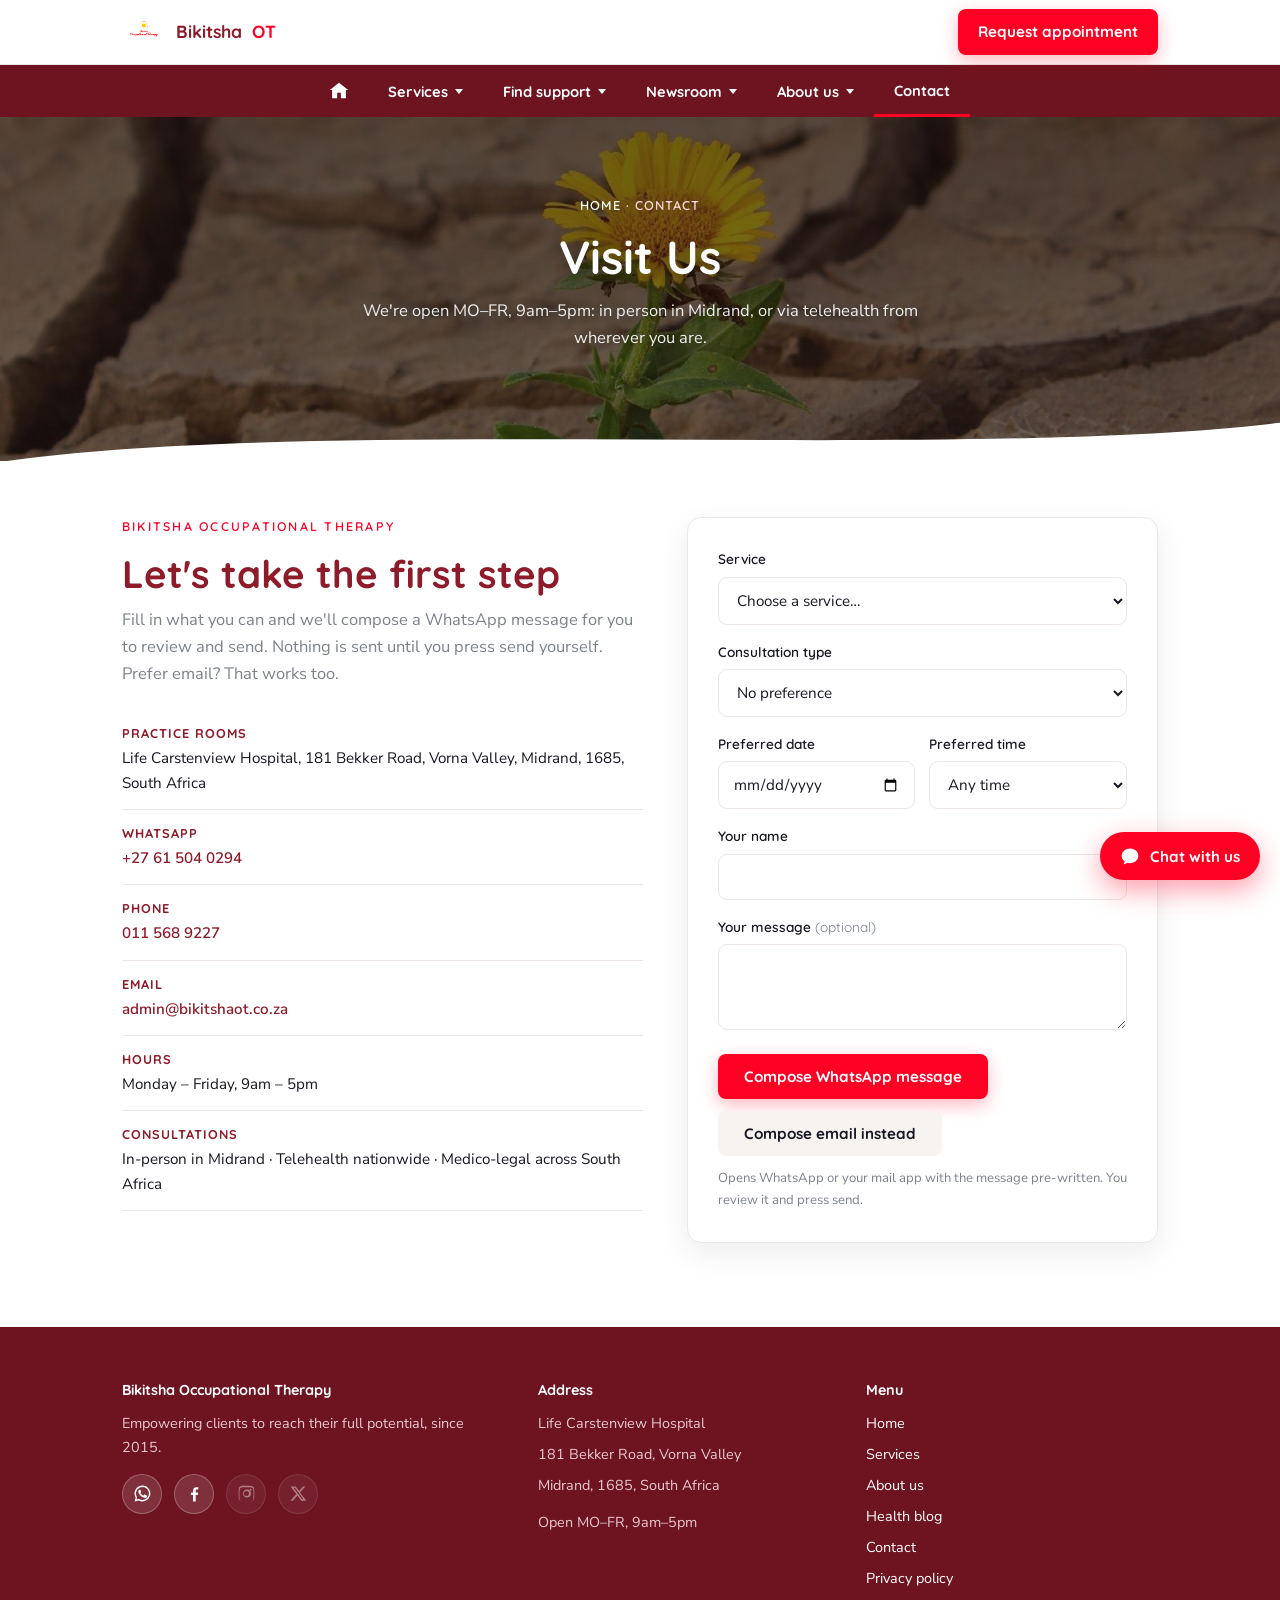
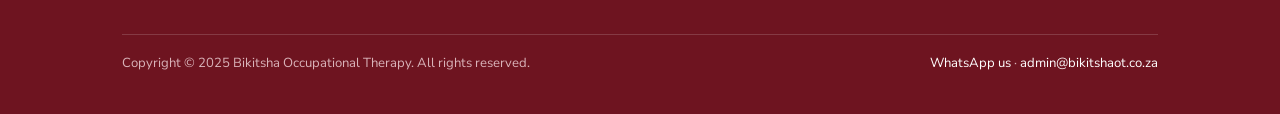
<file: contact.html>
<!DOCTYPE html>
<html lang="en">
<head>
<meta charset="UTF-8">
<meta name="viewport" content="width=device-width, initial-scale=1.0">
<title>Contact | Bikitsha Occupational Therapy</title>
<meta name="description" content="Contact Bikitsha Occupational Therapy: Life Carstenview Hospital, 181 Bekker Road, Vorna Valley, Midrand. WhatsApp +27 61 504 0294. Open MO-FR, 9am-5pm.">
<link rel="icon" href="assets/img/logo.png">
<link rel="preconnect" href="https://fonts.googleapis.com">
<link rel="preconnect" href="https://fonts.gstatic.com" crossorigin>
<link href="https://fonts.googleapis.com/css2?family=Quicksand:wght@500;600;700&family=Nunito+Sans:ital,wght@0,400;0,600;0,700;1,400&display=swap" rel="stylesheet">
<link rel="stylesheet" href="assets/css/site.css">
</head>
<body>

<header class="site">
  <div class="masthead">
    <div class="wrap">
      <a class="logo" href="index.html"><img src="assets/img/logo.png" alt="">Bikitsha<span> OT</span></a>
      <a class="btn btn-red" href="contact.html#book">Request appointment</a>
    </div>
  </div>
  <nav class="topnav" aria-label="Main menu">
    <div class="wrap">
      <a class="tn-home" href="index.html" aria-label="Home"><svg viewBox="0 0 24 24" aria-hidden="true"><path d="M12 3 2 11h2.5v9H10v-6h4v6h5.5v-9H22L12 3z"/></svg></a>
      <div class="tn-item">
        <button class="tn-link" type="button" aria-expanded="false">Services <span class="tn-caret"></span></button>
        <div class="tn-menu">
          <a href="services.html">All services</a>
          <hr>
          <a href="services.html#medico-legal">Medico-Legal Services</a>
          <a href="services.html#paediatrics">Paediatrics</a>
          <a href="services.html#adolescents-adults">Adolescents &amp; Adults</a>
          <a href="services.html#group">Group-Based Intervention</a>
          <a href="services.html#work">Work-Based Intervention</a>
          <a href="services.html#fce">Functional Capacity Evaluation</a>
        </div>
      </div>
      <div class="tn-item">
        <button class="tn-link" type="button" aria-expanded="false">Find support <span class="tn-caret"></span></button>
        <div class="tn-menu">
          <span class="tn-menu-head">Interactive tools</span>
          <a href="index.html#finder">Guided service finder</a>
          <a href="index.html#checkin">Two-minute check-in</a>
          <a href="index.html#services">Life-path explorer</a>
          <hr>
          <a href="contact.html#book">Request an appointment</a>
        </div>
      </div>
      <div class="tn-item">
        <button class="tn-link" type="button" aria-expanded="false">Newsroom <span class="tn-caret"></span></button>
        <div class="tn-menu">
          <a href="health-blog.html">Health blog</a>
          <a href="index.html#news">Latest from the practice</a>
          <hr>
          <a href="the-power-of-occupational-therapy.html">The Power of Occupational Therapy</a>
        </div>
      </div>
      <div class="tn-item">
        <button class="tn-link" type="button" aria-expanded="false">About us <span class="tn-caret"></span></button>
        <div class="tn-menu">
          <a href="about-us.html">About the practice</a>
          <a href="index.html#core">Our philosophy</a>
          <hr>
          <a href="privacy-policy.html">Privacy policy</a>
        </div>
      </div>
      <div class="tn-item">
        <a class="tn-link" href="contact.html" aria-current="page">Contact</a>
      </div>
    </div>
  </nav>
</header>

<section class="page-hero" style="background-image:url('assets/img/hero-flower.jpg')">
  <div class="wrap">
    <span class="crumbs"><a href="index.html">Home</a> · Contact</span>
    <h1>Visit Us</h1>
    <p>We're open MO–FR, 9am–5pm: in person in Midrand, or via telehealth from wherever you are.</p>
  </div>
  <svg class="hero-wave" viewBox="0 0 1200 60" preserveAspectRatio="none" aria-hidden="true"><path d="M0,60 C300,10 900,60 1200,18 L1200,60 L0,60 Z"/></svg>
</section>

<section class="section" id="book" style="padding-top:56px">
  <div class="wrap booking-grid">
    <div class="contact-side">
      <span class="eyebrow">Bikitsha Occupational Therapy</span>
      <h2 class="section-title">Let's take the first step</h2>
      <p>Fill in what you can and we'll compose a WhatsApp message for you to review and send. Nothing is sent until you press send yourself. Prefer email? That works too.</p>
      <ul class="contact-list">
        <li><b>Practice rooms</b>Life Carstenview Hospital, 181 Bekker Road, Vorna Valley, Midrand, 1685, South Africa</li>
        <li><b>WhatsApp</b><a href="https://wa.me/27615040294">+27 61 504 0294</a></li>
        <li><b>Phone</b><a href="tel:+27115689227">011 568 9227</a></li>
        <li><b>Email</b><a href="mailto:admin@bikitshaot.co.za">admin@bikitshaot.co.za</a></li>
        <li><b>Hours</b>Monday – Friday, 9am – 5pm</li>
        <li><b>Consultations</b>In-person in Midrand · Telehealth nationwide · Medico-legal across South Africa</li>
      </ul>
    </div>
    <form class="book" id="bookForm">
      <div class="field">
        <label for="bkService">Service</label>
        <select id="bkService" required>
          <option value="">Choose a service…</option>
          <option>Paediatrics</option>
          <option>Adolescents &amp; Adults</option>
          <option>Group-Based Intervention</option>
          <option>Work-Based Intervention</option>
          <option>Full Functional Capacity Evaluation</option>
          <option>Medico-Legal Services</option>
          <option>Not sure yet, please advise</option>
        </select>
      </div>
      <div class="field">
        <label for="bkType">Consultation type</label>
        <select id="bkType">
          <option>No preference</option>
          <option>In-person (Midrand)</option>
          <option>Telehealth</option>
        </select>
      </div>
      <div class="field-row">
        <div class="field">
          <label for="bkDate">Preferred date</label>
          <input type="date" id="bkDate">
        </div>
        <div class="field">
          <label for="bkTime">Preferred time</label>
          <select id="bkTime">
            <option>Any time</option>
            <option>Morning</option>
            <option>Midday</option>
            <option>Afternoon</option>
          </select>
        </div>
      </div>
      <div class="field">
        <label for="bkName">Your name</label>
        <input type="text" id="bkName" autocomplete="name" required>
      </div>
      <div class="field">
        <label for="bkNote">Your message <span style="color:var(--grey);font-weight:400">(optional)</span></label>
        <textarea id="bkNote" rows="3"></textarea>
      </div>
      <div class="book-actions">
        <button class="btn btn-red" type="submit">Compose WhatsApp message</button>
        <button class="btn btn-quiet" type="button" id="bkEmail">Compose email instead</button>
      </div>
      <p class="book-hint">Opens WhatsApp or your mail app with the message pre-written. You review it and press send.</p>
    </form>
  </div>
</section>

<footer class="site">
  <div class="wrap">
    <div class="footer-grid">
      <div>
        <strong>Bikitsha Occupational Therapy</strong>
        Empowering clients to reach their full potential, since 2015.
        <div class="social-row">
          <a href="https://wa.me/27615040294" aria-label="WhatsApp" title="WhatsApp">
            <svg viewBox="0 0 24 24"><path d="M12 2a10 10 0 0 0-8.6 15.1L2 22l5-1.3A10 10 0 1 0 12 2zm0 18.2c-1.5 0-3-.4-4.3-1.2l-.3-.2-3 .8.8-2.9-.2-.3A8.2 8.2 0 1 1 12 20.2zm4.5-6.1c-.2-.1-1.5-.7-1.7-.8-.2-.1-.4-.1-.6.1-.2.2-.6.8-.8 1-.1.2-.3.2-.5.1a6.7 6.7 0 0 1-2-1.2 7.5 7.5 0 0 1-1.4-1.7c-.1-.2 0-.4.1-.5l.4-.5c.1-.2.2-.3.3-.5v-.5c0-.1-.6-1.4-.8-1.9-.2-.5-.4-.4-.6-.4h-.5c-.2 0-.5.1-.7.3a3 3 0 0 0-1 2.2c0 1.3 1 2.6 1.1 2.8.1.2 2 3 4.8 4.2.7.3 1.2.5 1.6.6.7.2 1.3.2 1.8.1.6-.1 1.5-.6 1.7-1.2.2-.6.2-1.1.2-1.2l-.1-.3z"/></svg>
          </a>
          <a href="https://www.facebook.com/bikitshaot/" aria-label="Facebook" title="Facebook" target="_blank" rel="noopener">
            <svg viewBox="0 0 24 24"><path d="M13.5 22v-8h2.7l.4-3.2h-3.1V8.7c0-.9.3-1.6 1.6-1.6h1.7V4.2c-.3 0-1.3-.1-2.5-.1-2.5 0-4.1 1.5-4.1 4.2v2.5H7.5V14h2.7v8h3.3z"/></svg>
          </a>
          <a href="#" class="soon" aria-label="Instagram (link coming soon)" title="Instagram (coming soon)" aria-disabled="true">
            <svg viewBox="0 0 24 24"><path d="M12 2.2c3.2 0 3.6 0 4.9.1 1.2.1 1.8.2 2.2.4.6.2 1 .5 1.4.9.4.4.7.8.9 1.4.2.4.4 1 .4 2.2.1 1.3.1 1.7.1 4.9s0 3.6-.1 4.9c-.1 1.2-.2 1.8-.4 2.2-.2.6-.5 1-.9 1.4-.4.4-.8.7-1.4.9-.4.2-1 .4-2.2.4-1.3.1-1.7.1-4.9.1s-3.6 0-4.9-.1c-1.2-.1-1.8-.2-2.2-.4-.6-.2-1-.5-1.4-.9-.4-.4-.7-.8-.9-1.4-.2-.4-.4-1-.4-2.2-.1-1.3-.1-1.7-.1-4.9s0-3.6.1-4.9c.1-1.2.2-1.8.4-2.2.2-.6.5-1 .9-1.4.4-.4.8-.7 1.4-.9.4-.2 1-.4 2.2-.4 1.3-.1 1.7-.1 4.9-.1zm0 1.8c-3.1 0-3.5 0-4.8.1-1.1.1-1.5.2-1.9.3-.5.2-.8.4-1.1.7-.3.3-.5.6-.7 1.1-.1.4-.3.8-.3 1.9-.1 1.3-.1 1.7-.1 4.8s0 3.5.1 4.8c.1 1.1.2 1.5.3 1.9.2.5.4.8.7 1.1.3.3.6.5 1.1.7.4.1.8.3 1.9.3 1.3.1 1.7.1 4.8.1s3.5 0 4.8-.1c1.1-.1 1.5-.2 1.9-.3.5-.2.8-.4 1.1-.7.3-.3.5-.6.7-1.1.1-.4.3-.8.3-1.9.1-1.3.1-1.7.1-4.8s0-3.5-.1-4.8c-.1-1.1-.2-1.5-.3-1.9-.2-.5-.4-.8-.7-1.1-.3-.3-.6-.5-1.1-.7-.4-.1-.8-.3-1.9-.3-1.3-.1-1.7-.1-4.8-.1zm0 3.1a5 5 0 1 1 0 9.9 5 5 0 0 1 0-9.9zm0 8.1a3.2 3.2 0 1 0 0-6.4 3.2 3.2 0 0 0 0 6.4zm6.3-8.3a1.2 1.2 0 1 1-2.3 0 1.2 1.2 0 0 1 2.3 0z"/></svg>
          </a>
          <a href="#" class="soon" aria-label="X (link coming soon)" title="X (coming soon)" aria-disabled="true">
            <svg viewBox="0 0 24 24"><path d="M17.5 3h3.1l-6.8 7.8L21.9 21h-6.3l-4.9-6.4L5 21H1.9l7.3-8.3L2.1 3h6.4l4.4 5.9L17.5 3zm-1.1 16.2h1.7L7.6 4.7H5.8l10.6 14.5z"/></svg>
          </a>
        </div>
      </div>
      <div>
        <strong>Address</strong>
        <ul>
          <li>Life Carstenview Hospital</li>
          <li>181 Bekker Road, Vorna Valley</li>
          <li>Midrand, 1685, South Africa</li>
          <li style="margin-top:.8rem">Open MO–FR, 9am–5pm</li>
        </ul>
      </div>
      <div>
        <strong>Menu</strong>
        <ul>
          <li><a href="index.html">Home</a></li>
          <li><a href="services.html">Services</a></li>
          <li><a href="about-us.html">About us</a></li>
          <li><a href="health-blog.html">Health blog</a></li>
          <li><a href="contact.html">Contact</a></li>
          <li><a href="privacy-policy.html">Privacy policy</a></li>
        </ul>
      </div>
    </div>
    <div class="footer-bottom">
      <span>Copyright © 2025 Bikitsha Occupational Therapy. All rights reserved.</span>
      <span><a href="https://wa.me/27615040294">WhatsApp us</a> · <a href="mailto:admin@bikitshaot.co.za">admin@bikitshaot.co.za</a></span>
    </div>
  </div>
</footer>

<div id="chatbot"></div>
<script src="assets/js/site.js"></script>
</body>
</html>
</file>
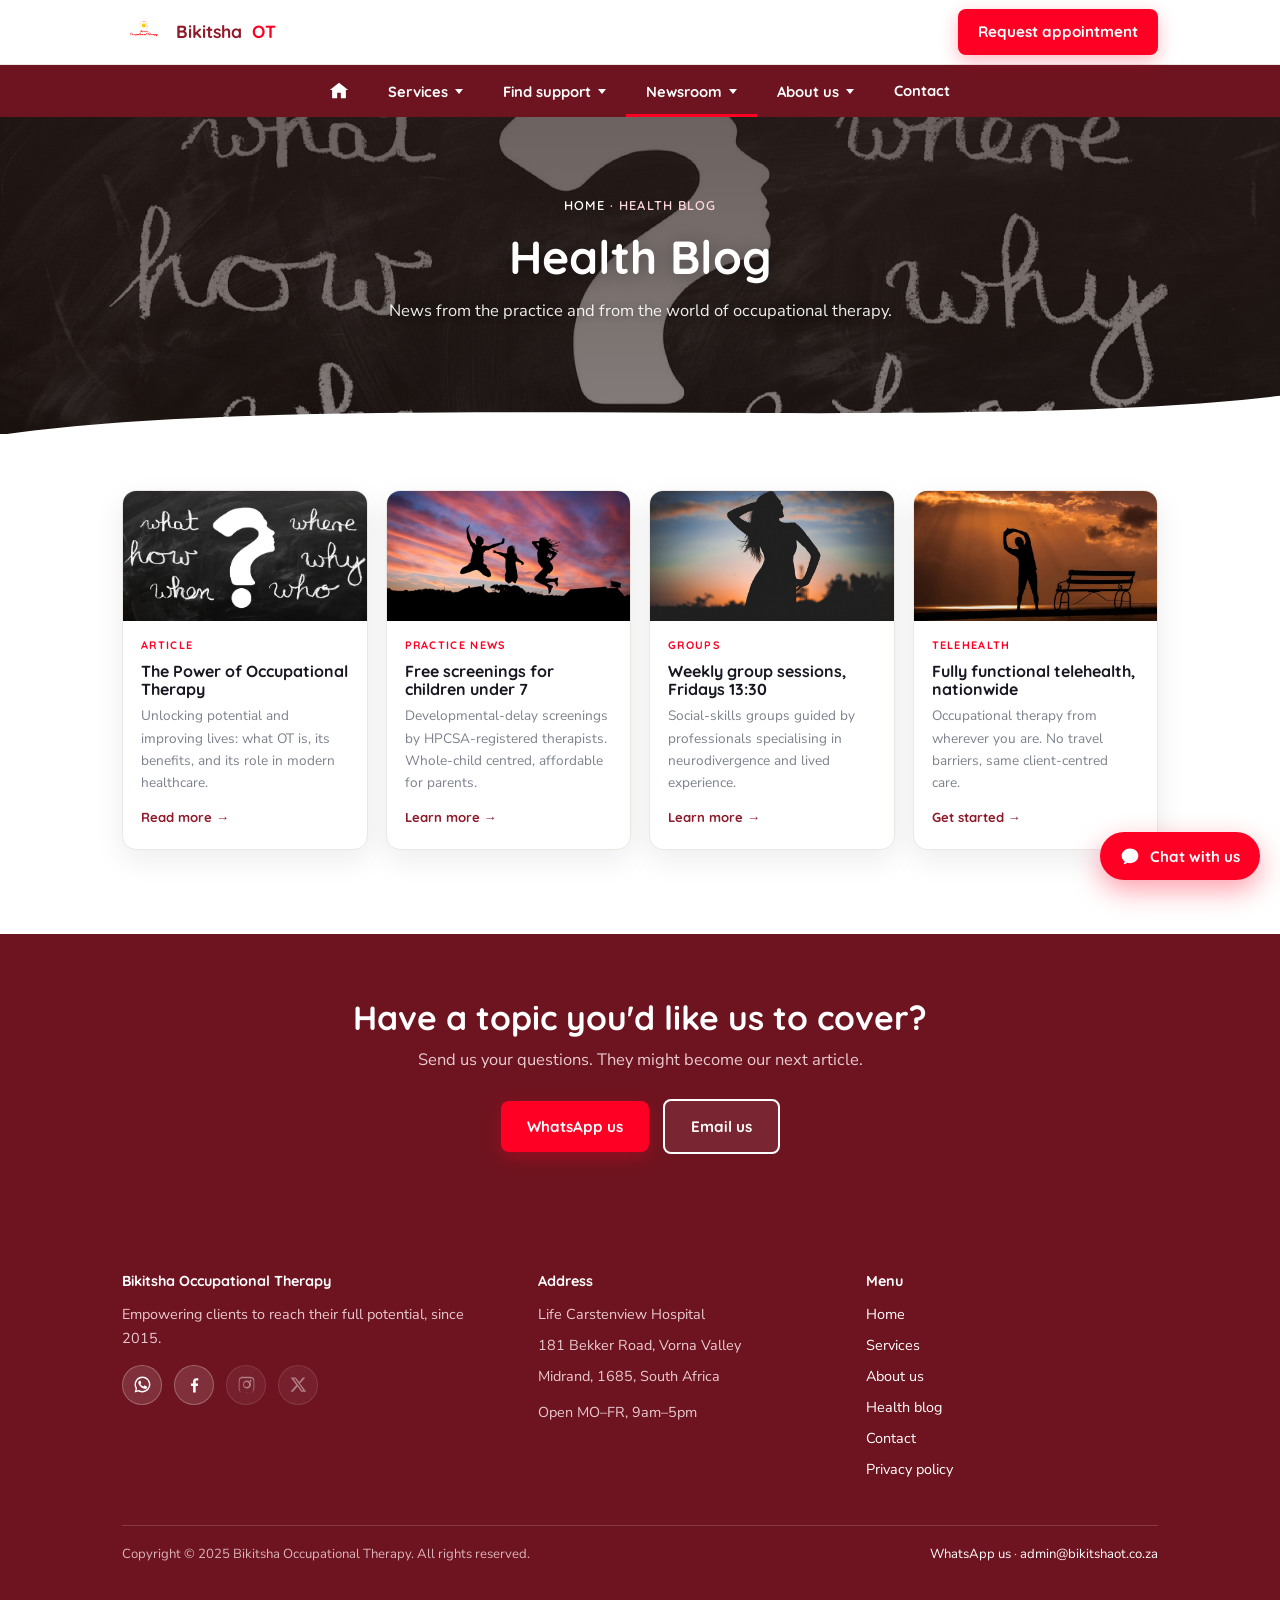
<file: health-blog.html>
<!DOCTYPE html>
<html lang="en">
<head>
<meta charset="UTF-8">
<meta name="viewport" content="width=device-width, initial-scale=1.0">
<title>Health Blog | Bikitsha Occupational Therapy</title>
<meta name="description" content="News and articles from Bikitsha Occupational Therapy: occupational therapy insights, practice news and well-being guidance.">
<link rel="icon" href="assets/img/logo.png">
<link rel="preconnect" href="https://fonts.googleapis.com">
<link rel="preconnect" href="https://fonts.gstatic.com" crossorigin>
<link href="https://fonts.googleapis.com/css2?family=Quicksand:wght@500;600;700&family=Nunito+Sans:ital,wght@0,400;0,600;0,700;1,400&display=swap" rel="stylesheet">
<link rel="stylesheet" href="assets/css/site.css">
</head>
<body>

<header class="site">
  <div class="masthead">
    <div class="wrap">
      <a class="logo" href="index.html"><img src="assets/img/logo.png" alt="">Bikitsha<span> OT</span></a>
      <a class="btn btn-red" href="contact.html#book">Request appointment</a>
    </div>
  </div>
  <nav class="topnav" aria-label="Main menu">
    <div class="wrap">
      <a class="tn-home" href="index.html" aria-label="Home"><svg viewBox="0 0 24 24" aria-hidden="true"><path d="M12 3 2 11h2.5v9H10v-6h4v6h5.5v-9H22L12 3z"/></svg></a>
      <div class="tn-item">
        <button class="tn-link" type="button" aria-expanded="false">Services <span class="tn-caret"></span></button>
        <div class="tn-menu">
          <a href="services.html">All services</a>
          <hr>
          <a href="services.html#medico-legal">Medico-Legal Services</a>
          <a href="services.html#paediatrics">Paediatrics</a>
          <a href="services.html#adolescents-adults">Adolescents &amp; Adults</a>
          <a href="services.html#group">Group-Based Intervention</a>
          <a href="services.html#work">Work-Based Intervention</a>
          <a href="services.html#fce">Functional Capacity Evaluation</a>
        </div>
      </div>
      <div class="tn-item">
        <button class="tn-link" type="button" aria-expanded="false">Find support <span class="tn-caret"></span></button>
        <div class="tn-menu">
          <span class="tn-menu-head">Interactive tools</span>
          <a href="index.html#finder">Guided service finder</a>
          <a href="index.html#checkin">Two-minute check-in</a>
          <a href="index.html#services">Life-path explorer</a>
          <hr>
          <a href="contact.html#book">Request an appointment</a>
        </div>
      </div>
      <div class="tn-item">
        <button class="tn-link" type="button" aria-expanded="false" aria-current="page">Newsroom <span class="tn-caret"></span></button>
        <div class="tn-menu">
          <a href="health-blog.html">Health blog</a>
          <a href="index.html#news">Latest from the practice</a>
          <hr>
          <a href="the-power-of-occupational-therapy.html">The Power of Occupational Therapy</a>
        </div>
      </div>
      <div class="tn-item">
        <button class="tn-link" type="button" aria-expanded="false">About us <span class="tn-caret"></span></button>
        <div class="tn-menu">
          <a href="about-us.html">About the practice</a>
          <a href="index.html#core">Our philosophy</a>
          <hr>
          <a href="privacy-policy.html">Privacy policy</a>
        </div>
      </div>
      <div class="tn-item">
        <a class="tn-link" href="contact.html">Contact</a>
      </div>
    </div>
  </nav>
</header>

<section class="page-hero" style="background-image:url('assets/img/blog-power-of-ot.jpg')">
  <div class="wrap">
    <span class="crumbs"><a href="index.html">Home</a> · Health blog</span>
    <h1>Health Blog</h1>
    <p>News from the practice and from the world of occupational therapy.</p>
  </div>
  <svg class="hero-wave" viewBox="0 0 1200 60" preserveAspectRatio="none" aria-hidden="true"><path d="M0,60 C300,10 900,60 1200,18 L1200,60 L0,60 Z"/></svg>
</section>

<section class="section" style="padding-top:56px">
  <div class="wrap">
    <div class="news-row">
      <a class="news-card" href="the-power-of-occupational-therapy.html">
        <img src="assets/img/blog-power-of-ot.jpg" alt="">
        <div>
          <div class="news-tag">Article</div>
          <h3>The Power of Occupational Therapy</h3>
          <p>Unlocking potential and improving lives: what OT is, its benefits, and its role in modern healthcare.</p>
          <span class="news-more">Read more →</span>
        </div>
      </a>
      <a class="news-card" href="services.html#paediatrics">
        <img src="assets/img/kids-jumping.jpg" alt="">
        <div>
          <div class="news-tag">Practice news</div>
          <h3>Free screenings for children under 7</h3>
          <p>Developmental-delay screenings by HPCSA-registered therapists. Whole-child centred, affordable for parents.</p>
          <span class="news-more">Learn more →</span>
        </div>
      </a>
      <a class="news-card" href="services.html#group">
        <img src="assets/img/help-wellbeing.jpg" alt="">
        <div>
          <div class="news-tag">Groups</div>
          <h3>Weekly group sessions, Fridays 13:30</h3>
          <p>Social-skills groups guided by professionals specialising in neurodivergence and lived experience.</p>
          <span class="news-more">Learn more →</span>
        </div>
      </a>
      <a class="news-card" href="contact.html">
        <img src="assets/img/stretch.jpg" alt="">
        <div>
          <div class="news-tag">Telehealth</div>
          <h3>Fully functional telehealth, nationwide</h3>
          <p>Occupational therapy from wherever you are. No travel barriers, same client-centred care.</p>
          <span class="news-more">Get started →</span>
        </div>
      </a>
    </div>
  </div>
</section>

<div class="cta-band">
  <h2>Have a topic you'd like us to cover?</h2>
  <p>Send us your questions. They might become our next article.</p>
  <a class="btn btn-red" href="https://wa.me/27615040294">WhatsApp us</a>
  <a class="btn btn-ghost" href="mailto:admin@bikitshaot.co.za">Email us</a>
</div>

<footer class="site">
  <div class="wrap">
    <div class="footer-grid">
      <div>
        <strong>Bikitsha Occupational Therapy</strong>
        Empowering clients to reach their full potential, since 2015.
        <div class="social-row">
          <a href="https://wa.me/27615040294" aria-label="WhatsApp" title="WhatsApp">
            <svg viewBox="0 0 24 24"><path d="M12 2a10 10 0 0 0-8.6 15.1L2 22l5-1.3A10 10 0 1 0 12 2zm0 18.2c-1.5 0-3-.4-4.3-1.2l-.3-.2-3 .8.8-2.9-.2-.3A8.2 8.2 0 1 1 12 20.2zm4.5-6.1c-.2-.1-1.5-.7-1.7-.8-.2-.1-.4-.1-.6.1-.2.2-.6.8-.8 1-.1.2-.3.2-.5.1a6.7 6.7 0 0 1-2-1.2 7.5 7.5 0 0 1-1.4-1.7c-.1-.2 0-.4.1-.5l.4-.5c.1-.2.2-.3.3-.5v-.5c0-.1-.6-1.4-.8-1.9-.2-.5-.4-.4-.6-.4h-.5c-.2 0-.5.1-.7.3a3 3 0 0 0-1 2.2c0 1.3 1 2.6 1.1 2.8.1.2 2 3 4.8 4.2.7.3 1.2.5 1.6.6.7.2 1.3.2 1.8.1.6-.1 1.5-.6 1.7-1.2.2-.6.2-1.1.2-1.2l-.1-.3z"/></svg>
          </a>
          <a href="https://www.facebook.com/bikitshaot/" aria-label="Facebook" title="Facebook" target="_blank" rel="noopener">
            <svg viewBox="0 0 24 24"><path d="M13.5 22v-8h2.7l.4-3.2h-3.1V8.7c0-.9.3-1.6 1.6-1.6h1.7V4.2c-.3 0-1.3-.1-2.5-.1-2.5 0-4.1 1.5-4.1 4.2v2.5H7.5V14h2.7v8h3.3z"/></svg>
          </a>
          <a href="#" class="soon" aria-label="Instagram (link coming soon)" title="Instagram (coming soon)" aria-disabled="true">
            <svg viewBox="0 0 24 24"><path d="M12 2.2c3.2 0 3.6 0 4.9.1 1.2.1 1.8.2 2.2.4.6.2 1 .5 1.4.9.4.4.7.8.9 1.4.2.4.4 1 .4 2.2.1 1.3.1 1.7.1 4.9s0 3.6-.1 4.9c-.1 1.2-.2 1.8-.4 2.2-.2.6-.5 1-.9 1.4-.4.4-.8.7-1.4.9-.4.2-1 .4-2.2.4-1.3.1-1.7.1-4.9.1s-3.6 0-4.9-.1c-1.2-.1-1.8-.2-2.2-.4-.6-.2-1-.5-1.4-.9-.4-.4-.7-.8-.9-1.4-.2-.4-.4-1-.4-2.2-.1-1.3-.1-1.7-.1-4.9s0-3.6.1-4.9c.1-1.2.2-1.8.4-2.2.2-.6.5-1 .9-1.4.4-.4.8-.7 1.4-.9.4-.2 1-.4 2.2-.4 1.3-.1 1.7-.1 4.9-.1zm0 1.8c-3.1 0-3.5 0-4.8.1-1.1.1-1.5.2-1.9.3-.5.2-.8.4-1.1.7-.3.3-.5.6-.7 1.1-.1.4-.3.8-.3 1.9-.1 1.3-.1 1.7-.1 4.8s0 3.5.1 4.8c.1 1.1.2 1.5.3 1.9.2.5.4.8.7 1.1.3.3.6.5 1.1.7.4.1.8.3 1.9.3 1.3.1 1.7.1 4.8.1s3.5 0 4.8-.1c1.1-.1 1.5-.2 1.9-.3.5-.2.8-.4 1.1-.7.3-.3.5-.6.7-1.1.1-.4.3-.8.3-1.9.1-1.3.1-1.7.1-4.8s0-3.5-.1-4.8c-.1-1.1-.2-1.5-.3-1.9-.2-.5-.4-.8-.7-1.1-.3-.3-.6-.5-1.1-.7-.4-.1-.8-.3-1.9-.3-1.3-.1-1.7-.1-4.8-.1zm0 3.1a5 5 0 1 1 0 9.9 5 5 0 0 1 0-9.9zm0 8.1a3.2 3.2 0 1 0 0-6.4 3.2 3.2 0 0 0 0 6.4zm6.3-8.3a1.2 1.2 0 1 1-2.3 0 1.2 1.2 0 0 1 2.3 0z"/></svg>
          </a>
          <a href="#" class="soon" aria-label="X (link coming soon)" title="X (coming soon)" aria-disabled="true">
            <svg viewBox="0 0 24 24"><path d="M17.5 3h3.1l-6.8 7.8L21.9 21h-6.3l-4.9-6.4L5 21H1.9l7.3-8.3L2.1 3h6.4l4.4 5.9L17.5 3zm-1.1 16.2h1.7L7.6 4.7H5.8l10.6 14.5z"/></svg>
          </a>
        </div>
      </div>
      <div>
        <strong>Address</strong>
        <ul>
          <li>Life Carstenview Hospital</li>
          <li>181 Bekker Road, Vorna Valley</li>
          <li>Midrand, 1685, South Africa</li>
          <li style="margin-top:.8rem">Open MO–FR, 9am–5pm</li>
        </ul>
      </div>
      <div>
        <strong>Menu</strong>
        <ul>
          <li><a href="index.html">Home</a></li>
          <li><a href="services.html">Services</a></li>
          <li><a href="about-us.html">About us</a></li>
          <li><a href="health-blog.html">Health blog</a></li>
          <li><a href="contact.html">Contact</a></li>
          <li><a href="privacy-policy.html">Privacy policy</a></li>
        </ul>
      </div>
    </div>
    <div class="footer-bottom">
      <span>Copyright © 2025 Bikitsha Occupational Therapy. All rights reserved.</span>
      <span><a href="https://wa.me/27615040294">WhatsApp us</a> · <a href="mailto:admin@bikitshaot.co.za">admin@bikitshaot.co.za</a></span>
    </div>
  </div>
</footer>

<div id="chatbot"></div>
<script src="assets/js/site.js"></script>
</body>
</html>
</file>
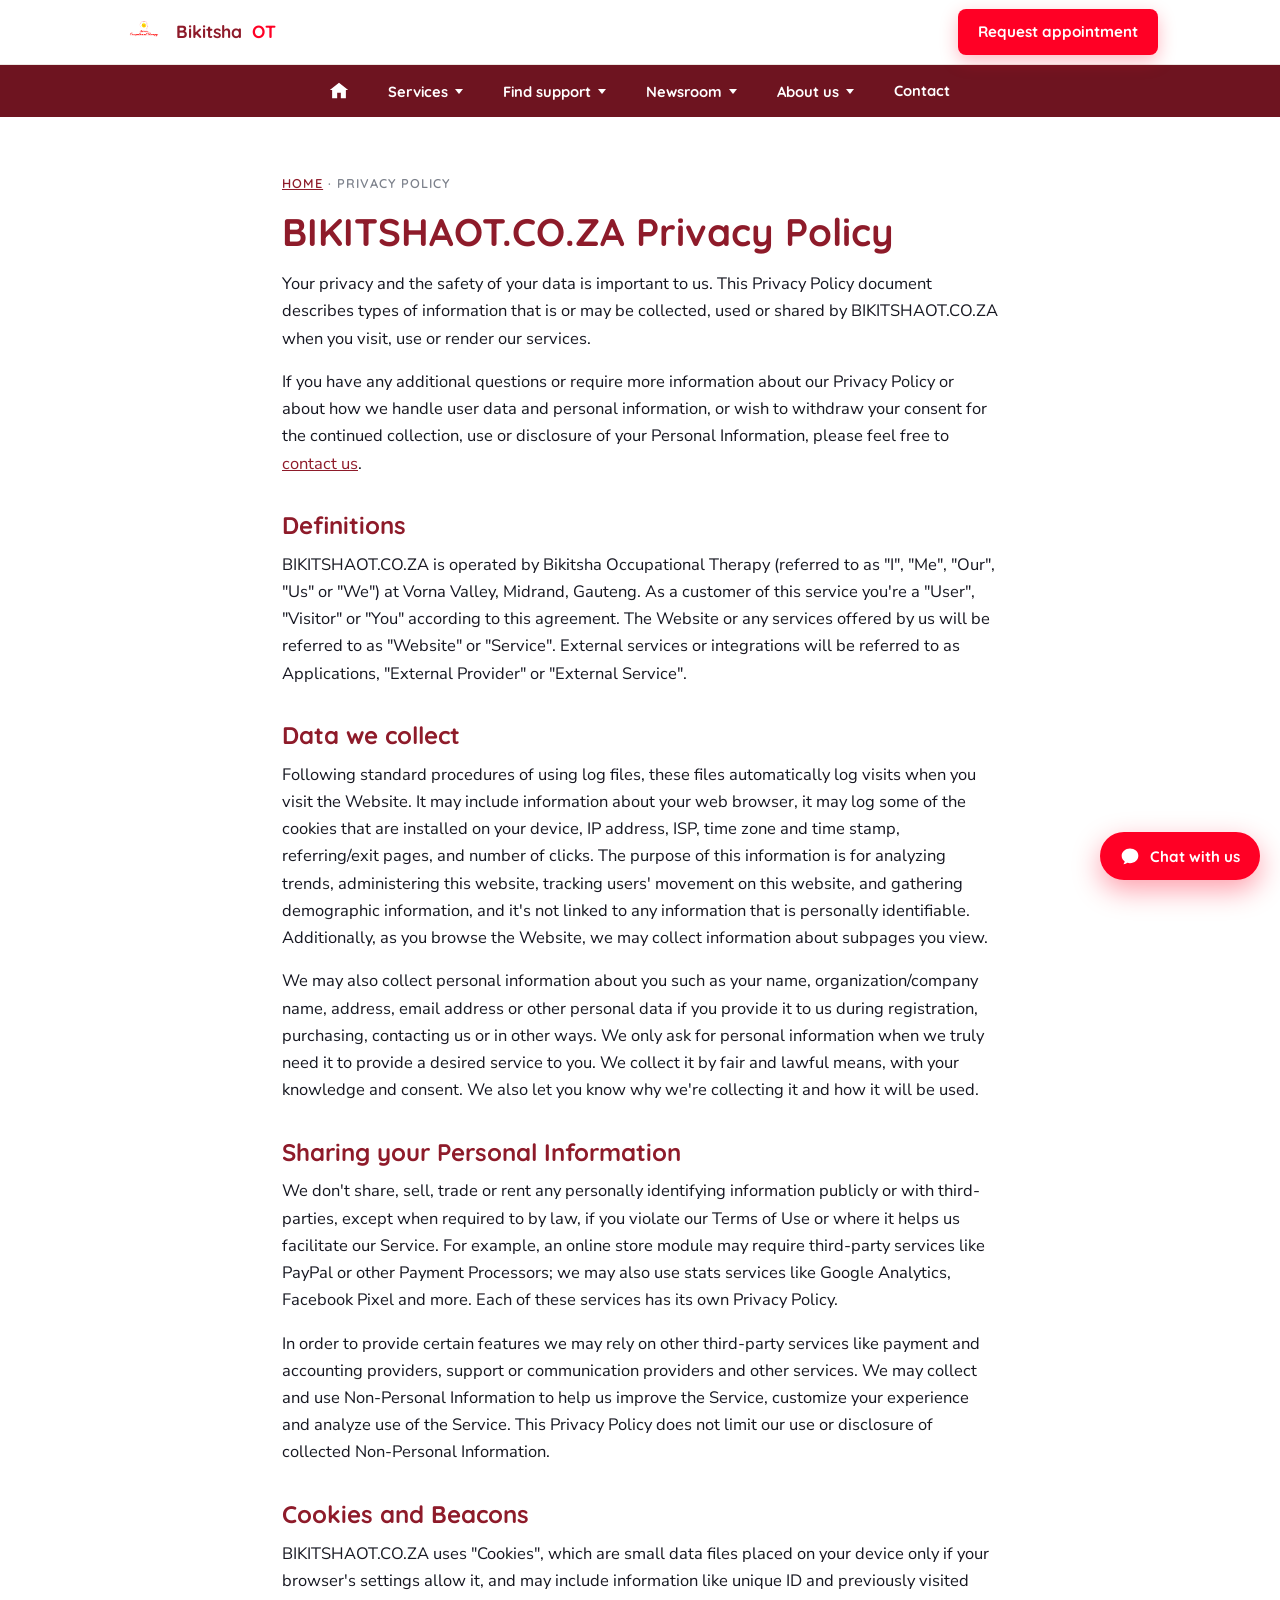
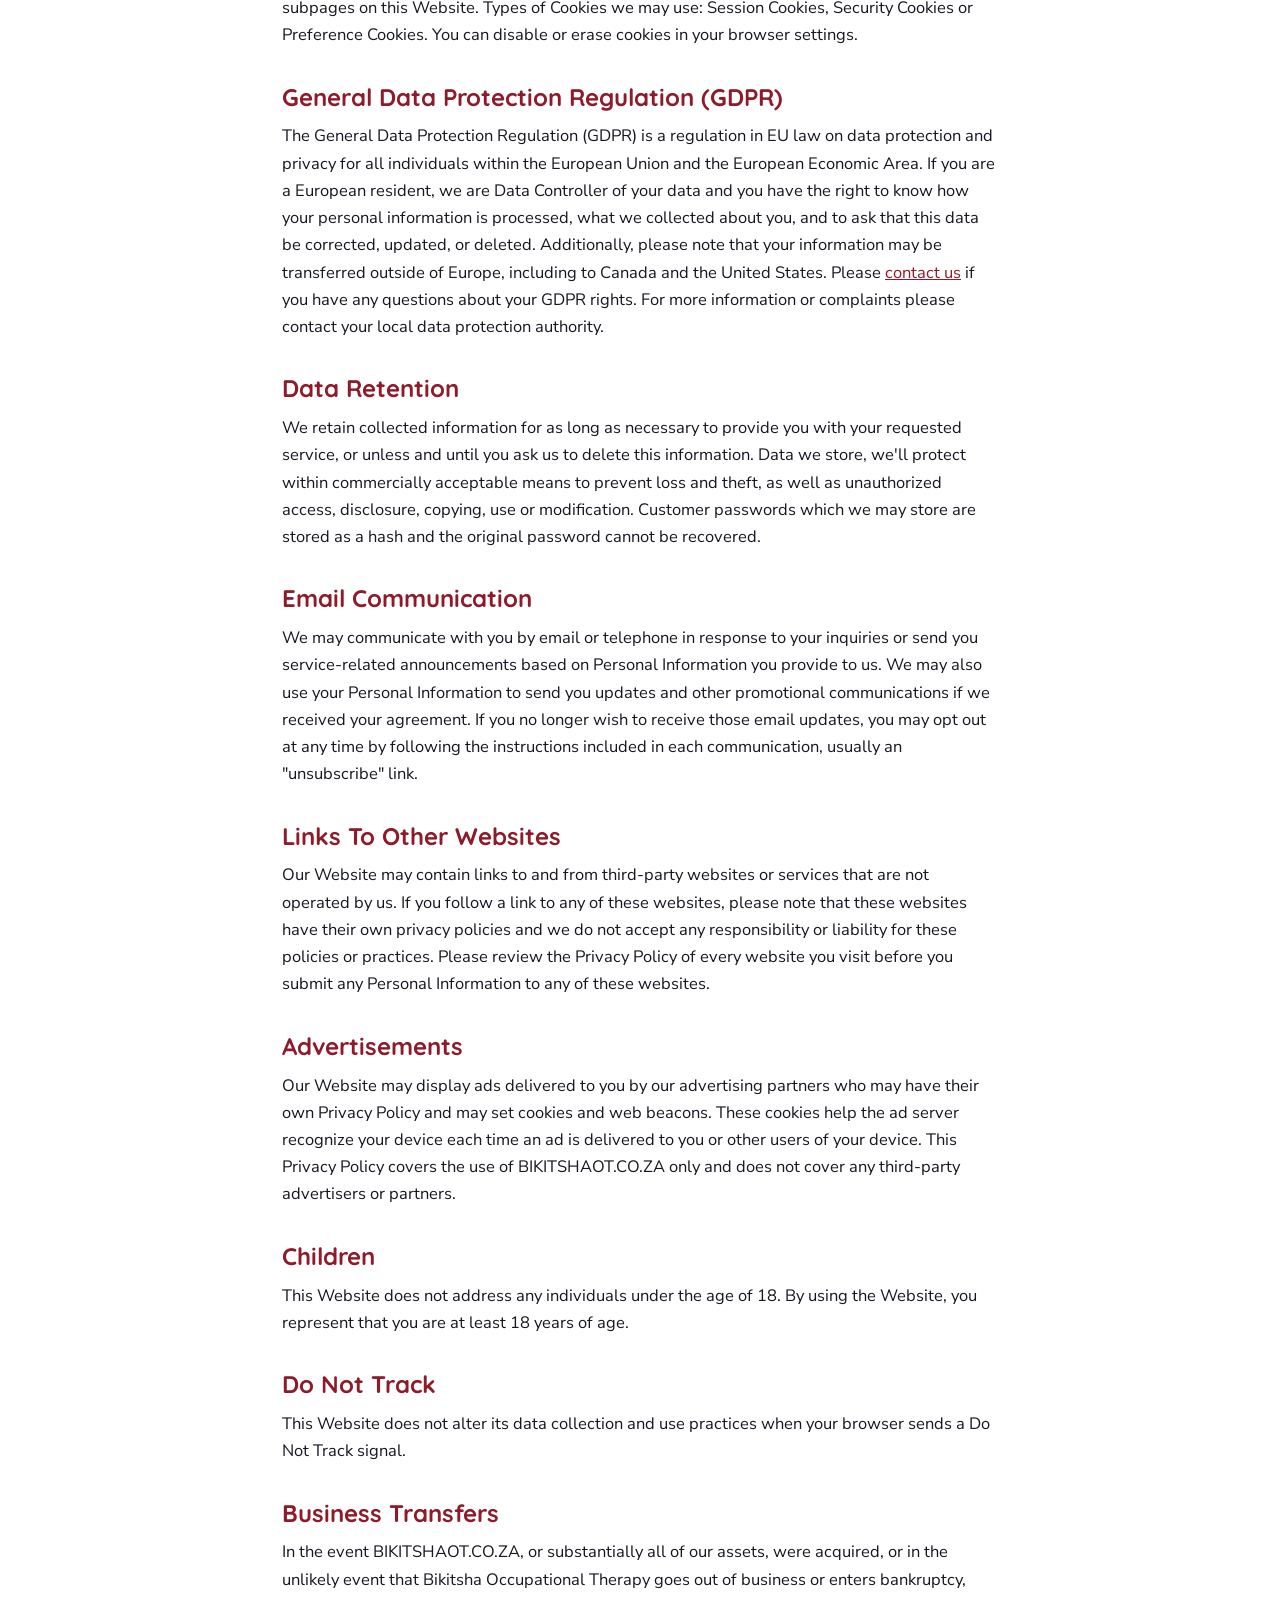
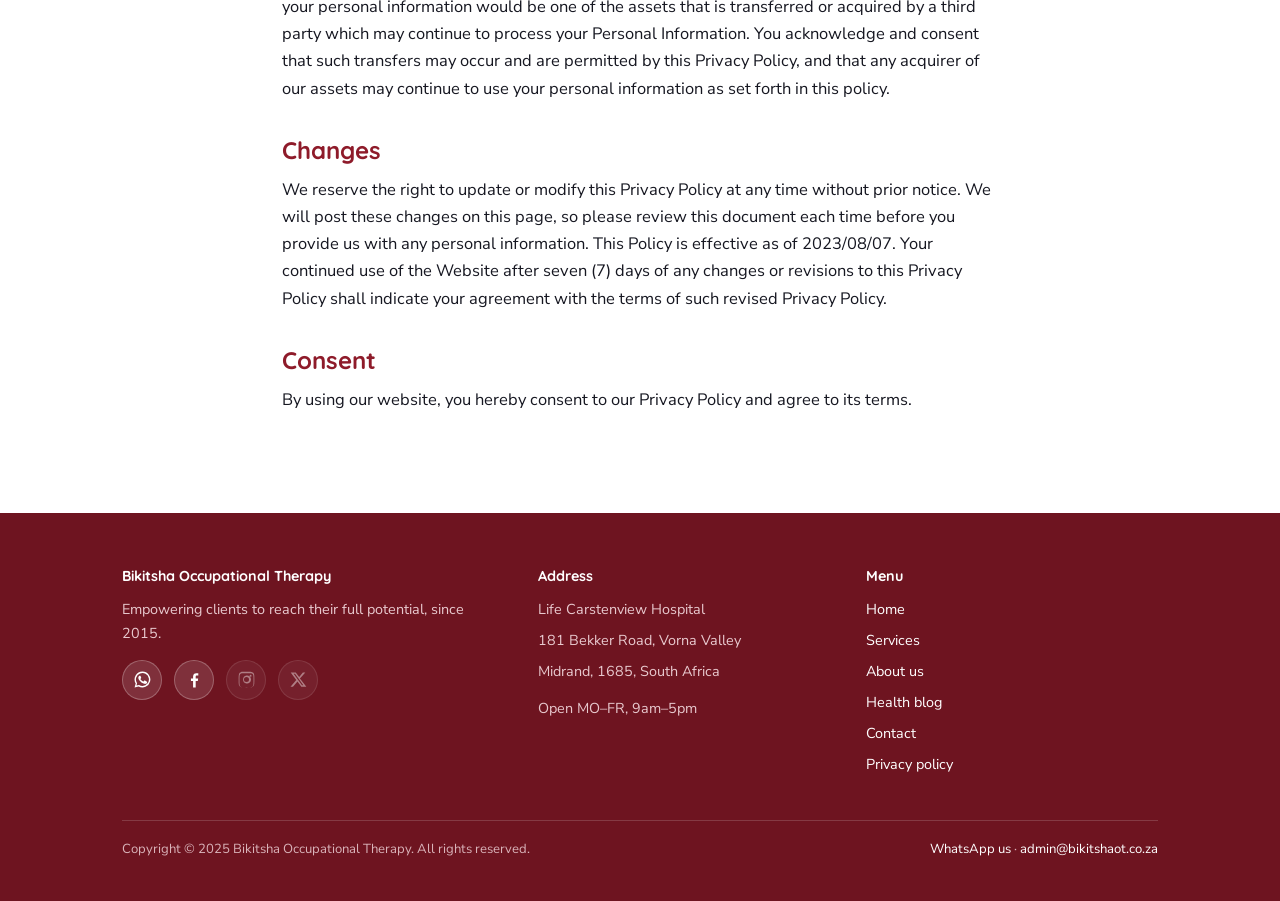
<file: privacy-policy.html>
<!DOCTYPE html>
<html lang="en">
<head>
<meta charset="UTF-8">
<meta name="viewport" content="width=device-width, initial-scale=1.0">
<title>Privacy Policy | Bikitsha Occupational Therapy</title>
<meta name="description" content="Privacy policy for bikitshaot.co.za: how Bikitsha Occupational Therapy collects, uses and protects your data.">
<link rel="icon" href="assets/img/logo.png">
<link rel="preconnect" href="https://fonts.googleapis.com">
<link rel="preconnect" href="https://fonts.gstatic.com" crossorigin>
<link href="https://fonts.googleapis.com/css2?family=Quicksand:wght@500;600;700&family=Nunito+Sans:ital,wght@0,400;0,600;0,700;1,400&display=swap" rel="stylesheet">
<link rel="stylesheet" href="assets/css/site.css">
</head>
<body>

<header class="site">
  <div class="masthead">
    <div class="wrap">
      <a class="logo" href="index.html"><img src="assets/img/logo.png" alt="">Bikitsha<span> OT</span></a>
      <a class="btn btn-red" href="contact.html#book">Request appointment</a>
    </div>
  </div>
  <nav class="topnav" aria-label="Main menu">
    <div class="wrap">
      <a class="tn-home" href="index.html" aria-label="Home"><svg viewBox="0 0 24 24" aria-hidden="true"><path d="M12 3 2 11h2.5v9H10v-6h4v6h5.5v-9H22L12 3z"/></svg></a>
      <div class="tn-item">
        <button class="tn-link" type="button" aria-expanded="false">Services <span class="tn-caret"></span></button>
        <div class="tn-menu">
          <a href="services.html">All services</a>
          <hr>
          <a href="services.html#medico-legal">Medico-Legal Services</a>
          <a href="services.html#paediatrics">Paediatrics</a>
          <a href="services.html#adolescents-adults">Adolescents &amp; Adults</a>
          <a href="services.html#group">Group-Based Intervention</a>
          <a href="services.html#work">Work-Based Intervention</a>
          <a href="services.html#fce">Functional Capacity Evaluation</a>
        </div>
      </div>
      <div class="tn-item">
        <button class="tn-link" type="button" aria-expanded="false">Find support <span class="tn-caret"></span></button>
        <div class="tn-menu">
          <span class="tn-menu-head">Interactive tools</span>
          <a href="index.html#finder">Guided service finder</a>
          <a href="index.html#checkin">Two-minute check-in</a>
          <a href="index.html#services">Life-path explorer</a>
          <hr>
          <a href="contact.html#book">Request an appointment</a>
        </div>
      </div>
      <div class="tn-item">
        <button class="tn-link" type="button" aria-expanded="false">Newsroom <span class="tn-caret"></span></button>
        <div class="tn-menu">
          <a href="health-blog.html">Health blog</a>
          <a href="index.html#news">Latest from the practice</a>
          <hr>
          <a href="the-power-of-occupational-therapy.html">The Power of Occupational Therapy</a>
        </div>
      </div>
      <div class="tn-item">
        <button class="tn-link" type="button" aria-expanded="false">About us <span class="tn-caret"></span></button>
        <div class="tn-menu">
          <a href="about-us.html">About the practice</a>
          <a href="index.html#core">Our philosophy</a>
          <hr>
          <a href="privacy-policy.html">Privacy policy</a>
        </div>
      </div>
      <div class="tn-item">
        <a class="tn-link" href="contact.html">Contact</a>
      </div>
    </div>
  </nav>
</header>

<section class="section" style="padding-top:56px">
  <div class="wrap prose">
    <span style="display:block;font-family:var(--display);font-weight:600;font-size:.8rem;letter-spacing:.08em;text-transform:uppercase;color:var(--grey);margin-bottom:1rem"><a href="index.html">Home</a> · Privacy policy</span>
    <h1 style="font-size:clamp(1.8rem,4.4vw,2.4rem);margin-bottom:1rem">BIKITSHAOT.CO.ZA Privacy Policy</h1>

    <p>Your privacy and the safety of your data is important to us. This Privacy Policy document describes types of information that is or may be collected, used or shared by BIKITSHAOT.CO.ZA when you visit, use or render our services.</p>
    <p>If you have any additional questions or require more information about our Privacy Policy or about how we handle user data and personal information, or wish to withdraw your consent for the continued collection, use or disclosure of your Personal Information, please feel free to <a href="contact.html">contact us</a>.</p>

    <h2>Definitions</h2>
    <p>BIKITSHAOT.CO.ZA is operated by Bikitsha Occupational Therapy (referred to as "I", "Me", "Our", "Us" or "We") at Vorna Valley, Midrand, Gauteng. As a customer of this service you're a "User", "Visitor" or "You" according to this agreement. The Website or any services offered by us will be referred to as "Website" or "Service". External services or integrations will be referred to as Applications, "External Provider" or "External Service".</p>

    <h2>Data we collect</h2>
    <p>Following standard procedures of using log files, these files automatically log visits when you visit the Website. It may include information about your web browser, it may log some of the cookies that are installed on your device, IP address, ISP, time zone and time stamp, referring/exit pages, and number of clicks. The purpose of this information is for analyzing trends, administering this website, tracking users' movement on this website, and gathering demographic information, and it's not linked to any information that is personally identifiable. Additionally, as you browse the Website, we may collect information about subpages you view.</p>
    <p>We may also collect personal information about you such as your name, organization/company name, address, email address or other personal data if you provide it to us during registration, purchasing, contacting us or in other ways. We only ask for personal information when we truly need it to provide a desired service to you. We collect it by fair and lawful means, with your knowledge and consent. We also let you know why we're collecting it and how it will be used.</p>

    <h2>Sharing your Personal Information</h2>
    <p>We don't share, sell, trade or rent any personally identifying information publicly or with third-parties, except when required to by law, if you violate our Terms of Use or where it helps us facilitate our Service. For example, an online store module may require third-party services like PayPal or other Payment Processors; we may also use stats services like Google Analytics, Facebook Pixel and more. Each of these services has its own Privacy Policy.</p>
    <p>In order to provide certain features we may rely on other third-party services like payment and accounting providers, support or communication providers and other services. We may collect and use Non-Personal Information to help us improve the Service, customize your experience and analyze use of the Service. This Privacy Policy does not limit our use or disclosure of collected Non-Personal Information.</p>

    <h2>Cookies and Beacons</h2>
    <p>BIKITSHAOT.CO.ZA uses "Cookies", which are small data files placed on your device only if your browser's settings allow it, and may include information like unique ID and previously visited subpages on this Website. Types of Cookies we may use: Session Cookies, Security Cookies or Preference Cookies. You can disable or erase cookies in your browser settings.</p>

    <h2>General Data Protection Regulation (GDPR)</h2>
    <p>The General Data Protection Regulation (GDPR) is a regulation in EU law on data protection and privacy for all individuals within the European Union and the European Economic Area. If you are a European resident, we are Data Controller of your data and you have the right to know how your personal information is processed, what we collected about you, and to ask that this data be corrected, updated, or deleted. Additionally, please note that your information may be transferred outside of Europe, including to Canada and the United States. Please <a href="contact.html">contact us</a> if you have any questions about your GDPR rights. For more information or complaints please contact your local data protection authority.</p>

    <h2>Data Retention</h2>
    <p>We retain collected information for as long as necessary to provide you with your requested service, or unless and until you ask us to delete this information. Data we store, we'll protect within commercially acceptable means to prevent loss and theft, as well as unauthorized access, disclosure, copying, use or modification. Customer passwords which we may store are stored as a hash and the original password cannot be recovered.</p>

    <h2>Email Communication</h2>
    <p>We may communicate with you by email or telephone in response to your inquiries or send you service-related announcements based on Personal Information you provide to us. We may also use your Personal Information to send you updates and other promotional communications if we received your agreement. If you no longer wish to receive those email updates, you may opt out at any time by following the instructions included in each communication, usually an "unsubscribe" link.</p>

    <h2>Links To Other Websites</h2>
    <p>Our Website may contain links to and from third-party websites or services that are not operated by us. If you follow a link to any of these websites, please note that these websites have their own privacy policies and we do not accept any responsibility or liability for these policies or practices. Please review the Privacy Policy of every website you visit before you submit any Personal Information to any of these websites.</p>

    <h2>Advertisements</h2>
    <p>Our Website may display ads delivered to you by our advertising partners who may have their own Privacy Policy and may set cookies and web beacons. These cookies help the ad server recognize your device each time an ad is delivered to you or other users of your device. This Privacy Policy covers the use of BIKITSHAOT.CO.ZA only and does not cover any third-party advertisers or partners.</p>

    <h2>Children</h2>
    <p>This Website does not address any individuals under the age of 18. By using the Website, you represent that you are at least 18 years of age.</p>

    <h2>Do Not Track</h2>
    <p>This Website does not alter its data collection and use practices when your browser sends a Do Not Track signal.</p>

    <h2>Business Transfers</h2>
    <p>In the event BIKITSHAOT.CO.ZA, or substantially all of our assets, were acquired, or in the unlikely event that Bikitsha Occupational Therapy goes out of business or enters bankruptcy, your personal information would be one of the assets that is transferred or acquired by a third party which may continue to process your Personal Information. You acknowledge and consent that such transfers may occur and are permitted by this Privacy Policy, and that any acquirer of our assets may continue to use your personal information as set forth in this policy.</p>

    <h2>Changes</h2>
    <p>We reserve the right to update or modify this Privacy Policy at any time without prior notice. We will post these changes on this page, so please review this document each time before you provide us with any personal information. This Policy is effective as of 2023/08/07. Your continued use of the Website after seven (7) days of any changes or revisions to this Privacy Policy shall indicate your agreement with the terms of such revised Privacy Policy.</p>

    <h2>Consent</h2>
    <p>By using our website, you hereby consent to our Privacy Policy and agree to its terms.</p>
  </div>
</section>

<footer class="site">
  <div class="wrap">
    <div class="footer-grid">
      <div>
        <strong>Bikitsha Occupational Therapy</strong>
        Empowering clients to reach their full potential, since 2015.
        <div class="social-row">
          <a href="https://wa.me/27615040294" aria-label="WhatsApp" title="WhatsApp">
            <svg viewBox="0 0 24 24"><path d="M12 2a10 10 0 0 0-8.6 15.1L2 22l5-1.3A10 10 0 1 0 12 2zm0 18.2c-1.5 0-3-.4-4.3-1.2l-.3-.2-3 .8.8-2.9-.2-.3A8.2 8.2 0 1 1 12 20.2zm4.5-6.1c-.2-.1-1.5-.7-1.7-.8-.2-.1-.4-.1-.6.1-.2.2-.6.8-.8 1-.1.2-.3.2-.5.1a6.7 6.7 0 0 1-2-1.2 7.5 7.5 0 0 1-1.4-1.7c-.1-.2 0-.4.1-.5l.4-.5c.1-.2.2-.3.3-.5v-.5c0-.1-.6-1.4-.8-1.9-.2-.5-.4-.4-.6-.4h-.5c-.2 0-.5.1-.7.3a3 3 0 0 0-1 2.2c0 1.3 1 2.6 1.1 2.8.1.2 2 3 4.8 4.2.7.3 1.2.5 1.6.6.7.2 1.3.2 1.8.1.6-.1 1.5-.6 1.7-1.2.2-.6.2-1.1.2-1.2l-.1-.3z"/></svg>
          </a>
          <a href="https://www.facebook.com/bikitshaot/" aria-label="Facebook" title="Facebook" target="_blank" rel="noopener">
            <svg viewBox="0 0 24 24"><path d="M13.5 22v-8h2.7l.4-3.2h-3.1V8.7c0-.9.3-1.6 1.6-1.6h1.7V4.2c-.3 0-1.3-.1-2.5-.1-2.5 0-4.1 1.5-4.1 4.2v2.5H7.5V14h2.7v8h3.3z"/></svg>
          </a>
          <a href="#" class="soon" aria-label="Instagram (link coming soon)" title="Instagram (coming soon)" aria-disabled="true">
            <svg viewBox="0 0 24 24"><path d="M12 2.2c3.2 0 3.6 0 4.9.1 1.2.1 1.8.2 2.2.4.6.2 1 .5 1.4.9.4.4.7.8.9 1.4.2.4.4 1 .4 2.2.1 1.3.1 1.7.1 4.9s0 3.6-.1 4.9c-.1 1.2-.2 1.8-.4 2.2-.2.6-.5 1-.9 1.4-.4.4-.8.7-1.4.9-.4.2-1 .4-2.2.4-1.3.1-1.7.1-4.9.1s-3.6 0-4.9-.1c-1.2-.1-1.8-.2-2.2-.4-.6-.2-1-.5-1.4-.9-.4-.4-.7-.8-.9-1.4-.2-.4-.4-1-.4-2.2-.1-1.3-.1-1.7-.1-4.9s0-3.6.1-4.9c.1-1.2.2-1.8.4-2.2.2-.6.5-1 .9-1.4.4-.4.8-.7 1.4-.9.4-.2 1-.4 2.2-.4 1.3-.1 1.7-.1 4.9-.1zm0 1.8c-3.1 0-3.5 0-4.8.1-1.1.1-1.5.2-1.9.3-.5.2-.8.4-1.1.7-.3.3-.5.6-.7 1.1-.1.4-.3.8-.3 1.9-.1 1.3-.1 1.7-.1 4.8s0 3.5.1 4.8c.1 1.1.2 1.5.3 1.9.2.5.4.8.7 1.1.3.3.6.5 1.1.7.4.1.8.3 1.9.3 1.3.1 1.7.1 4.8.1s3.5 0 4.8-.1c1.1-.1 1.5-.2 1.9-.3.5-.2.8-.4 1.1-.7.3-.3.5-.6.7-1.1.1-.4.3-.8.3-1.9.1-1.3.1-1.7.1-4.8s0-3.5-.1-4.8c-.1-1.1-.2-1.5-.3-1.9-.2-.5-.4-.8-.7-1.1-.3-.3-.6-.5-1.1-.7-.4-.1-.8-.3-1.9-.3-1.3-.1-1.7-.1-4.8-.1zm0 3.1a5 5 0 1 1 0 9.9 5 5 0 0 1 0-9.9zm0 8.1a3.2 3.2 0 1 0 0-6.4 3.2 3.2 0 0 0 0 6.4zm6.3-8.3a1.2 1.2 0 1 1-2.3 0 1.2 1.2 0 0 1 2.3 0z"/></svg>
          </a>
          <a href="#" class="soon" aria-label="X (link coming soon)" title="X (coming soon)" aria-disabled="true">
            <svg viewBox="0 0 24 24"><path d="M17.5 3h3.1l-6.8 7.8L21.9 21h-6.3l-4.9-6.4L5 21H1.9l7.3-8.3L2.1 3h6.4l4.4 5.9L17.5 3zm-1.1 16.2h1.7L7.6 4.7H5.8l10.6 14.5z"/></svg>
          </a>
        </div>
      </div>
      <div>
        <strong>Address</strong>
        <ul>
          <li>Life Carstenview Hospital</li>
          <li>181 Bekker Road, Vorna Valley</li>
          <li>Midrand, 1685, South Africa</li>
          <li style="margin-top:.8rem">Open MO–FR, 9am–5pm</li>
        </ul>
      </div>
      <div>
        <strong>Menu</strong>
        <ul>
          <li><a href="index.html">Home</a></li>
          <li><a href="services.html">Services</a></li>
          <li><a href="about-us.html">About us</a></li>
          <li><a href="health-blog.html">Health blog</a></li>
          <li><a href="contact.html">Contact</a></li>
          <li><a href="privacy-policy.html">Privacy policy</a></li>
        </ul>
      </div>
    </div>
    <div class="footer-bottom">
      <span>Copyright © 2025 Bikitsha Occupational Therapy. All rights reserved.</span>
      <span><a href="https://wa.me/27615040294">WhatsApp us</a> · <a href="mailto:admin@bikitshaot.co.za">admin@bikitshaot.co.za</a></span>
    </div>
  </div>
</footer>

<div id="chatbot"></div>
<script src="assets/js/site.js"></script>
</body>
</html>
</file>
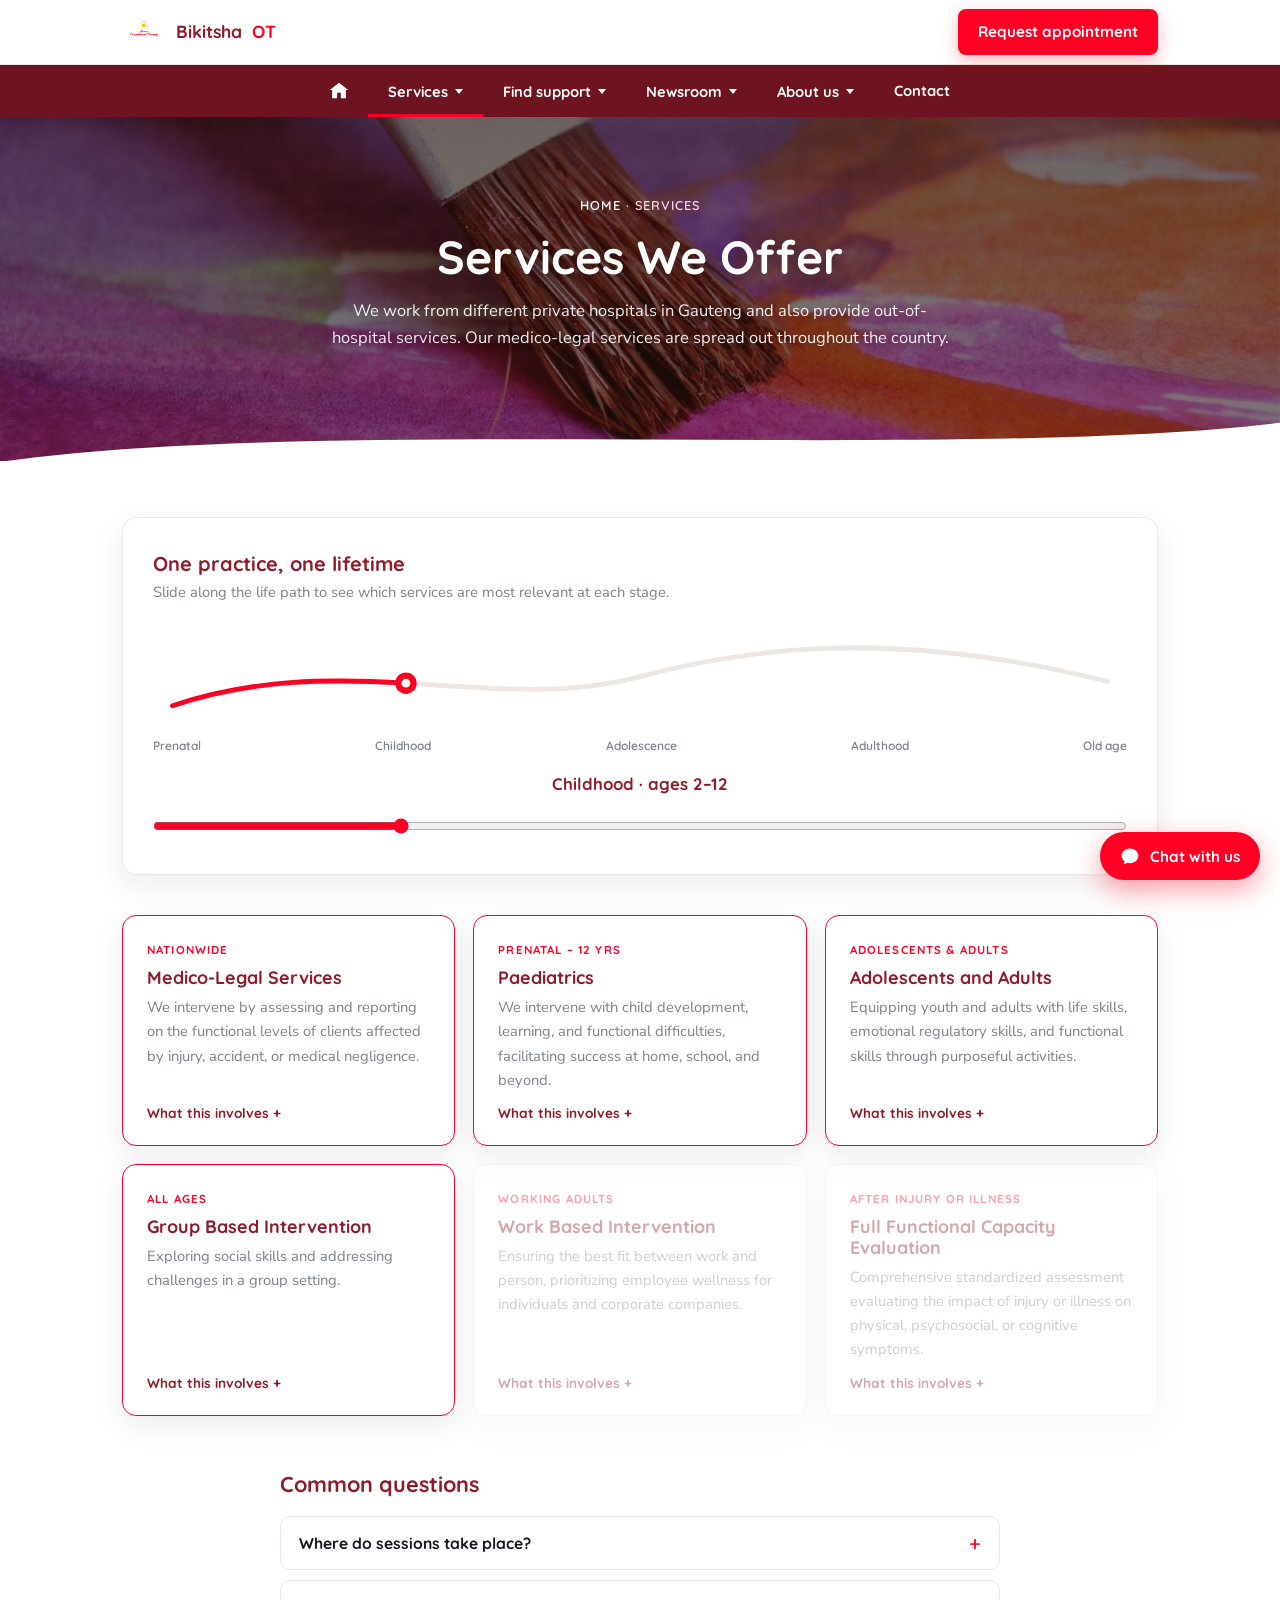
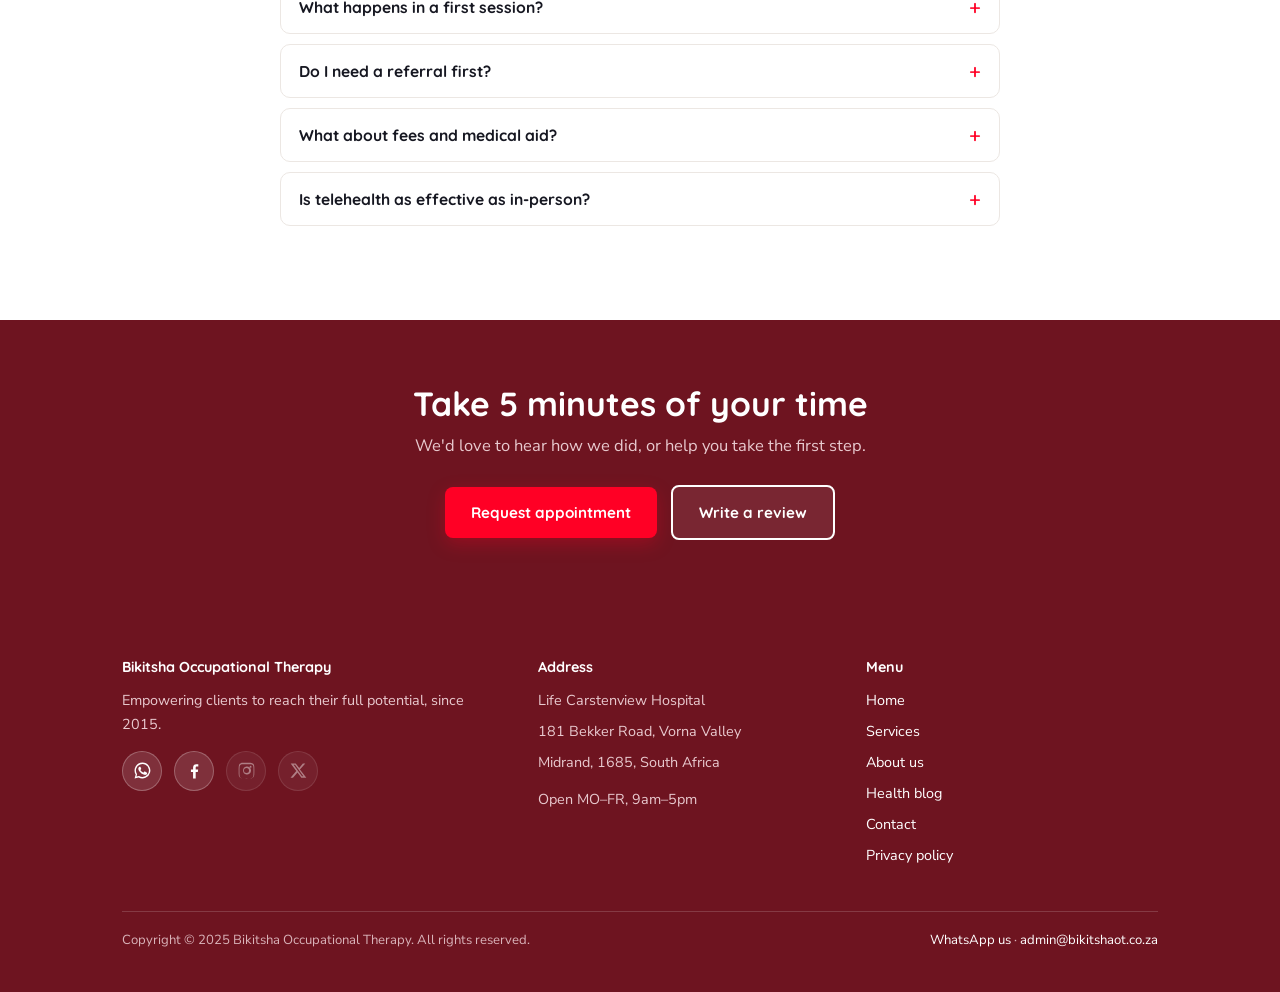
<file: services.html>
<!DOCTYPE html>
<html lang="en">
<head>
<meta charset="UTF-8">
<meta name="viewport" content="width=device-width, initial-scale=1.0">
<title>Services | Bikitsha Occupational Therapy</title>
<meta name="description" content="Medico-legal services, paediatrics, adolescent and adult intervention, group-based and work-based intervention, and full functional capacity evaluations, in Gauteng and nationwide.">
<link rel="icon" href="assets/img/logo.png">
<link rel="preconnect" href="https://fonts.googleapis.com">
<link rel="preconnect" href="https://fonts.gstatic.com" crossorigin>
<link href="https://fonts.googleapis.com/css2?family=Quicksand:wght@500;600;700&family=Nunito+Sans:ital,wght@0,400;0,600;0,700;1,400&display=swap" rel="stylesheet">
<link rel="stylesheet" href="assets/css/site.css">
</head>
<body>

<header class="site">
  <div class="masthead">
    <div class="wrap">
      <a class="logo" href="index.html"><img src="assets/img/logo.png" alt="">Bikitsha<span> OT</span></a>
      <a class="btn btn-red" href="contact.html#book">Request appointment</a>
    </div>
  </div>
  <nav class="topnav" aria-label="Main menu">
    <div class="wrap">
      <a class="tn-home" href="index.html" aria-label="Home"><svg viewBox="0 0 24 24" aria-hidden="true"><path d="M12 3 2 11h2.5v9H10v-6h4v6h5.5v-9H22L12 3z"/></svg></a>
      <div class="tn-item">
        <button class="tn-link" type="button" aria-expanded="false" aria-current="page">Services <span class="tn-caret"></span></button>
        <div class="tn-menu">
          <a href="services.html">All services</a>
          <hr>
          <a href="services.html#medico-legal">Medico-Legal Services</a>
          <a href="services.html#paediatrics">Paediatrics</a>
          <a href="services.html#adolescents-adults">Adolescents &amp; Adults</a>
          <a href="services.html#group">Group-Based Intervention</a>
          <a href="services.html#work">Work-Based Intervention</a>
          <a href="services.html#fce">Functional Capacity Evaluation</a>
        </div>
      </div>
      <div class="tn-item">
        <button class="tn-link" type="button" aria-expanded="false">Find support <span class="tn-caret"></span></button>
        <div class="tn-menu">
          <span class="tn-menu-head">Interactive tools</span>
          <a href="index.html#finder">Guided service finder</a>
          <a href="index.html#checkin">Two-minute check-in</a>
          <a href="index.html#services">Life-path explorer</a>
          <hr>
          <a href="contact.html#book">Request an appointment</a>
        </div>
      </div>
      <div class="tn-item">
        <button class="tn-link" type="button" aria-expanded="false">Newsroom <span class="tn-caret"></span></button>
        <div class="tn-menu">
          <a href="health-blog.html">Health blog</a>
          <a href="index.html#news">Latest from the practice</a>
          <hr>
          <a href="the-power-of-occupational-therapy.html">The Power of Occupational Therapy</a>
        </div>
      </div>
      <div class="tn-item">
        <button class="tn-link" type="button" aria-expanded="false">About us <span class="tn-caret"></span></button>
        <div class="tn-menu">
          <a href="about-us.html">About the practice</a>
          <a href="index.html#core">Our philosophy</a>
          <hr>
          <a href="privacy-policy.html">Privacy policy</a>
        </div>
      </div>
      <div class="tn-item">
        <a class="tn-link" href="contact.html">Contact</a>
      </div>
    </div>
  </nav>
</header>

<section class="page-hero" style="background-image:url('assets/img/paintbrush.jpg')">
  <div class="wrap">
    <span class="crumbs"><a href="index.html">Home</a> · Services</span>
    <h1>Services We Offer</h1>
    <p>We work from different private hospitals in Gauteng and also provide out-of-hospital services. Our medico-legal services are spread out throughout the country.</p>
  </div>
  <svg class="hero-wave" viewBox="0 0 1200 60" preserveAspectRatio="none" aria-hidden="true"><path d="M0,60 C300,10 900,60 1200,18 L1200,60 L0,60 Z"/></svg>
</section>

<section class="section" style="padding-top:56px">
  <div class="wrap">
    <div class="lifepath">
      <h3>One practice, one lifetime</h3>
      <p class="lp-sub">Slide along the life path to see which services are most relevant at each stage.</p>
      <svg class="lp-svg" viewBox="0 0 1000 110" aria-hidden="true">
        <path id="lpTrack" class="lp-track" d="M20 85 C 200 25, 350 95, 500 55 S 800 15, 980 60"/>
        <path id="lpFill" class="lp-fill" d="M20 85 C 200 25, 350 95, 500 55 S 800 15, 980 60"/>
        <g id="lpWalker" class="lp-walker">
          <circle r="11" fill="#FF0025"/>
          <circle r="4.5" fill="#fff"/>
        </g>
      </svg>
      <div class="lp-labels" aria-hidden="true">
        <span>Prenatal</span><span>Childhood</span><span>Adolescence</span><span>Adulthood</span><span>Old age</span>
      </div>
      <label for="lpRange" class="lp-stage" id="lpStage">Childhood · ages 2–12</label>
      <input type="range" class="lp-range" id="lpRange" min="0" max="100" value="25" aria-label="Life stage, from prenatal to old age">
    </div>

    <div class="svc-grid">
      <article class="svc" id="medico-legal" data-svc="legal" data-min="0" data-max="100">
        <div class="svc-ages">Nationwide</div>
        <h3>Medico-Legal Services</h3>
        <p>We intervene by assessing and reporting on the functional levels of clients affected by injury, accident, or medical negligence.</p>
        <button class="svc-more" type="button" aria-expanded="false">What this involves</button>
        <div class="svc-detail">Independent assessments and reports for legal matters, provided from private hospitals in Gauteng and at external locations throughout South Africa.</div>
      </article>
      <article class="svc" id="paediatrics" data-svc="paeds" data-min="0" data-max="30">
        <div class="svc-ages">Prenatal – 12 yrs</div>
        <h3>Paediatrics</h3>
        <p>We intervene with child development, learning, and functional difficulties, facilitating success at home, school, and beyond.</p>
        <button class="svc-more" type="button" aria-expanded="false">What this involves</button>
        <div class="svc-detail">Play-based assessment and intervention for milestones, school readiness, handwriting, sensory processing and daily independence, with parents involved every step. Free screenings currently offered for children under 7 with a developmental delay.</div>
      </article>
      <article class="svc" id="adolescents-adults" data-svc="adults" data-min="25" data-max="100">
        <div class="svc-ages">Adolescents &amp; adults</div>
        <h3>Adolescents and Adults</h3>
        <p>Equipping youth and adults with life skills, emotional regulatory skills, and functional skills through purposeful activities.</p>
        <button class="svc-more" type="button" aria-expanded="false">What this involves</button>
        <div class="svc-detail">Individual sessions for stress, burnout, mental-health recovery and life transitions. Practical, activity-based, and centred on what matters to you.</div>
      </article>
      <article class="svc" id="group" data-svc="group" data-min="15" data-max="100">
        <div class="svc-ages">All ages</div>
        <h3>Group Based Intervention</h3>
        <p>Exploring social skills and addressing challenges in a group setting.</p>
        <button class="svc-more" type="button" aria-expanded="false">What this involves</button>
        <div class="svc-detail">Structured groups that practise communication, conflict resolution and connection in real time, guided by an occupational therapist. Weekly sessions every Friday, 13:30–15:00, led by professionals who specialise in neurodivergence and people with lived experience.</div>
      </article>
      <article class="svc" id="work" data-svc="work" data-min="40" data-max="90">
        <div class="svc-ages">Working adults</div>
        <h3>Work Based Intervention</h3>
        <p>Ensuring the best fit between work and person, prioritizing employee wellness for individuals and corporate companies.</p>
        <button class="svc-more" type="button" aria-expanded="false">What this involves</button>
        <div class="svc-detail">Workplace assessments, return-to-work planning and wellness programmes that keep people functioning well in the roles that matter to them.</div>
      </article>
      <article class="svc" id="fce" data-svc="fce" data-min="35" data-max="100">
        <div class="svc-ages">After injury or illness</div>
        <h3>Full Functional Capacity Evaluation</h3>
        <p>Comprehensive standardized assessment evaluating the impact of injury or illness on physical, psychosocial, or cognitive symptoms.</p>
        <button class="svc-more" type="button" aria-expanded="false">What this involves</button>
        <div class="svc-detail">An objective, evidence-based picture of current functional ability, and often the first step in planning rehabilitation or a return to work.</div>
      </article>
    </div>

    <div class="faq">
      <h3>Common questions</h3>
      <div class="faq-item">
        <button class="faq-q" type="button" aria-expanded="false">Where do sessions take place?</button>
        <div class="faq-a">Our rooms are at Life Carstenview Hospital, 181 Bekker Road, Vorna Valley, Midrand. Telehealth sessions are also available, and medico-legal assessments can be arranged throughout South Africa.</div>
      </div>
      <div class="faq-item">
        <button class="faq-q" type="button" aria-expanded="false">What happens in a first session?</button>
        <div class="faq-a">We start with a conversation and an assessment: understanding you, your context and the activities that matter in your daily life. From there we agree on goals and a plan together.</div>
      </div>
      <div class="faq-item">
        <button class="faq-q" type="button" aria-expanded="false">Do I need a referral first?</button>
        <div class="faq-a">You're welcome to contact us directly. We'll let you know if anything else is needed for your situation, and we work alongside doctors, schools and employers where helpful.</div>
      </div>
      <div class="faq-item">
        <button class="faq-q" type="button" aria-expanded="false">What about fees and medical aid?</button>
        <div class="faq-a">Fees depend on the service and assessment involved. Contact us on WhatsApp or email and we'll gladly talk you through costs and medical-aid options before you commit to anything.</div>
      </div>
      <div class="faq-item">
        <button class="faq-q" type="button" aria-expanded="false">Is telehealth as effective as in-person?</button>
        <div class="faq-a">For many concerns, especially mental-health and workplace support, telehealth works well and removes travel barriers. Some assessments do need to happen in person; we'll advise you honestly when you book.</div>
      </div>
    </div>
  </div>
</section>

<div class="cta-band">
  <h2>Take 5 minutes of your time</h2>
  <p>We'd love to hear how we did, or help you take the first step.</p>
  <a class="btn btn-red" href="contact.html#book">Request appointment</a>
  <a class="btn btn-ghost" href="https://www.google.com/search?q=bikitsha+Occupational+Therapy" target="_blank" rel="noopener">Write a review</a>
</div>

<footer class="site">
  <div class="wrap">
    <div class="footer-grid">
      <div>
        <strong>Bikitsha Occupational Therapy</strong>
        Empowering clients to reach their full potential, since 2015.
        <div class="social-row">
          <a href="https://wa.me/27615040294" aria-label="WhatsApp" title="WhatsApp">
            <svg viewBox="0 0 24 24"><path d="M12 2a10 10 0 0 0-8.6 15.1L2 22l5-1.3A10 10 0 1 0 12 2zm0 18.2c-1.5 0-3-.4-4.3-1.2l-.3-.2-3 .8.8-2.9-.2-.3A8.2 8.2 0 1 1 12 20.2zm4.5-6.1c-.2-.1-1.5-.7-1.7-.8-.2-.1-.4-.1-.6.1-.2.2-.6.8-.8 1-.1.2-.3.2-.5.1a6.7 6.7 0 0 1-2-1.2 7.5 7.5 0 0 1-1.4-1.7c-.1-.2 0-.4.1-.5l.4-.5c.1-.2.2-.3.3-.5v-.5c0-.1-.6-1.4-.8-1.9-.2-.5-.4-.4-.6-.4h-.5c-.2 0-.5.1-.7.3a3 3 0 0 0-1 2.2c0 1.3 1 2.6 1.1 2.8.1.2 2 3 4.8 4.2.7.3 1.2.5 1.6.6.7.2 1.3.2 1.8.1.6-.1 1.5-.6 1.7-1.2.2-.6.2-1.1.2-1.2l-.1-.3z"/></svg>
          </a>
          <a href="https://www.facebook.com/bikitshaot/" aria-label="Facebook" title="Facebook" target="_blank" rel="noopener">
            <svg viewBox="0 0 24 24"><path d="M13.5 22v-8h2.7l.4-3.2h-3.1V8.7c0-.9.3-1.6 1.6-1.6h1.7V4.2c-.3 0-1.3-.1-2.5-.1-2.5 0-4.1 1.5-4.1 4.2v2.5H7.5V14h2.7v8h3.3z"/></svg>
          </a>
          <a href="#" class="soon" aria-label="Instagram (link coming soon)" title="Instagram (coming soon)" aria-disabled="true">
            <svg viewBox="0 0 24 24"><path d="M12 2.2c3.2 0 3.6 0 4.9.1 1.2.1 1.8.2 2.2.4.6.2 1 .5 1.4.9.4.4.7.8.9 1.4.2.4.4 1 .4 2.2.1 1.3.1 1.7.1 4.9s0 3.6-.1 4.9c-.1 1.2-.2 1.8-.4 2.2-.2.6-.5 1-.9 1.4-.4.4-.8.7-1.4.9-.4.2-1 .4-2.2.4-1.3.1-1.7.1-4.9.1s-3.6 0-4.9-.1c-1.2-.1-1.8-.2-2.2-.4-.6-.2-1-.5-1.4-.9-.4-.4-.7-.8-.9-1.4-.2-.4-.4-1-.4-2.2-.1-1.3-.1-1.7-.1-4.9s0-3.6.1-4.9c.1-1.2.2-1.8.4-2.2.2-.6.5-1 .9-1.4.4-.4.8-.7 1.4-.9.4-.2 1-.4 2.2-.4 1.3-.1 1.7-.1 4.9-.1zm0 1.8c-3.1 0-3.5 0-4.8.1-1.1.1-1.5.2-1.9.3-.5.2-.8.4-1.1.7-.3.3-.5.6-.7 1.1-.1.4-.3.8-.3 1.9-.1 1.3-.1 1.7-.1 4.8s0 3.5.1 4.8c.1 1.1.2 1.5.3 1.9.2.5.4.8.7 1.1.3.3.6.5 1.1.7.4.1.8.3 1.9.3 1.3.1 1.7.1 4.8.1s3.5 0 4.8-.1c1.1-.1 1.5-.2 1.9-.3.5-.2.8-.4 1.1-.7.3-.3.5-.6.7-1.1.1-.4.3-.8.3-1.9.1-1.3.1-1.7.1-4.8s0-3.5-.1-4.8c-.1-1.1-.2-1.5-.3-1.9-.2-.5-.4-.8-.7-1.1-.3-.3-.6-.5-1.1-.7-.4-.1-.8-.3-1.9-.3-1.3-.1-1.7-.1-4.8-.1zm0 3.1a5 5 0 1 1 0 9.9 5 5 0 0 1 0-9.9zm0 8.1a3.2 3.2 0 1 0 0-6.4 3.2 3.2 0 0 0 0 6.4zm6.3-8.3a1.2 1.2 0 1 1-2.3 0 1.2 1.2 0 0 1 2.3 0z"/></svg>
          </a>
          <a href="#" class="soon" aria-label="X (link coming soon)" title="X (coming soon)" aria-disabled="true">
            <svg viewBox="0 0 24 24"><path d="M17.5 3h3.1l-6.8 7.8L21.9 21h-6.3l-4.9-6.4L5 21H1.9l7.3-8.3L2.1 3h6.4l4.4 5.9L17.5 3zm-1.1 16.2h1.7L7.6 4.7H5.8l10.6 14.5z"/></svg>
          </a>
        </div>
      </div>
      <div>
        <strong>Address</strong>
        <ul>
          <li>Life Carstenview Hospital</li>
          <li>181 Bekker Road, Vorna Valley</li>
          <li>Midrand, 1685, South Africa</li>
          <li style="margin-top:.8rem">Open MO–FR, 9am–5pm</li>
        </ul>
      </div>
      <div>
        <strong>Menu</strong>
        <ul>
          <li><a href="index.html">Home</a></li>
          <li><a href="services.html">Services</a></li>
          <li><a href="about-us.html">About us</a></li>
          <li><a href="health-blog.html">Health blog</a></li>
          <li><a href="contact.html">Contact</a></li>
          <li><a href="privacy-policy.html">Privacy policy</a></li>
        </ul>
      </div>
    </div>
    <div class="footer-bottom">
      <span>Copyright © 2025 Bikitsha Occupational Therapy. All rights reserved.</span>
      <span><a href="https://wa.me/27615040294">WhatsApp us</a> · <a href="mailto:admin@bikitshaot.co.za">admin@bikitshaot.co.za</a></span>
    </div>
  </div>
</footer>

<div id="chatbot"></div>
<script src="assets/js/site.js"></script>
</body>
</html>
</file>
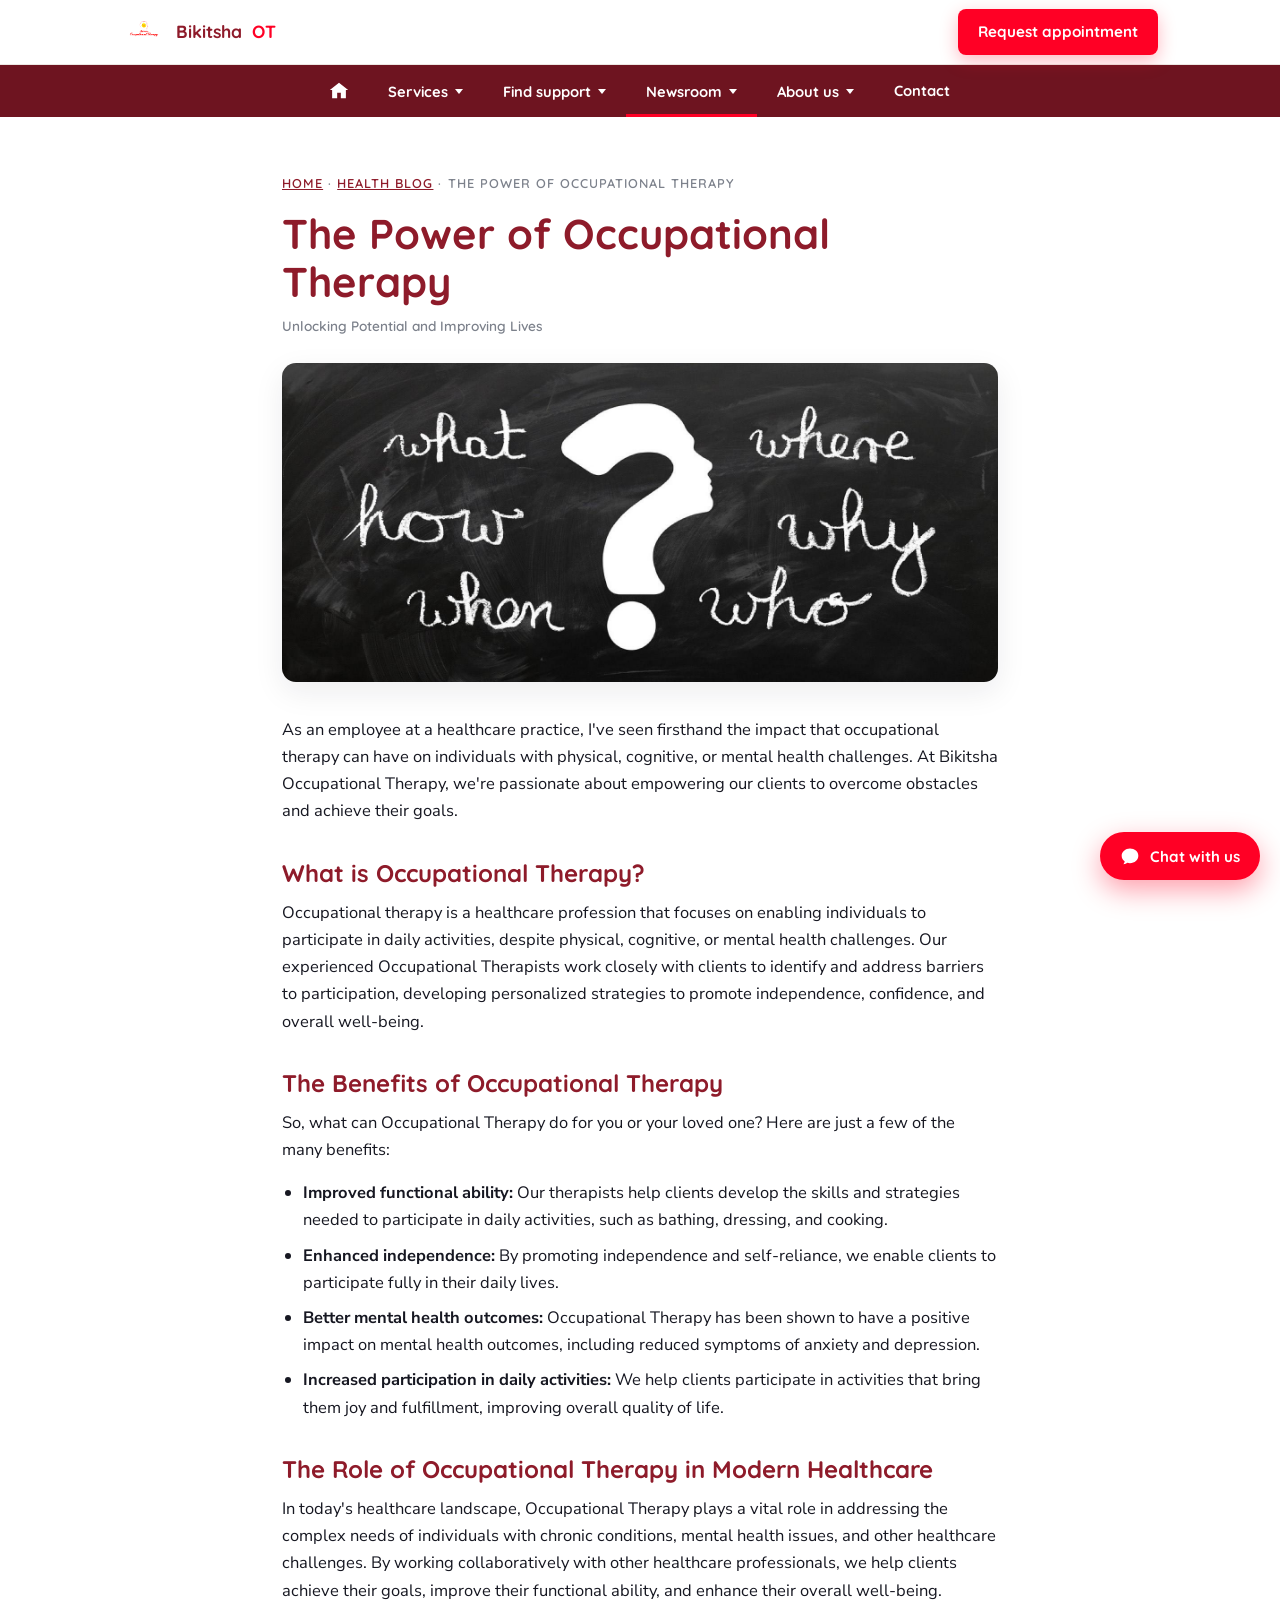
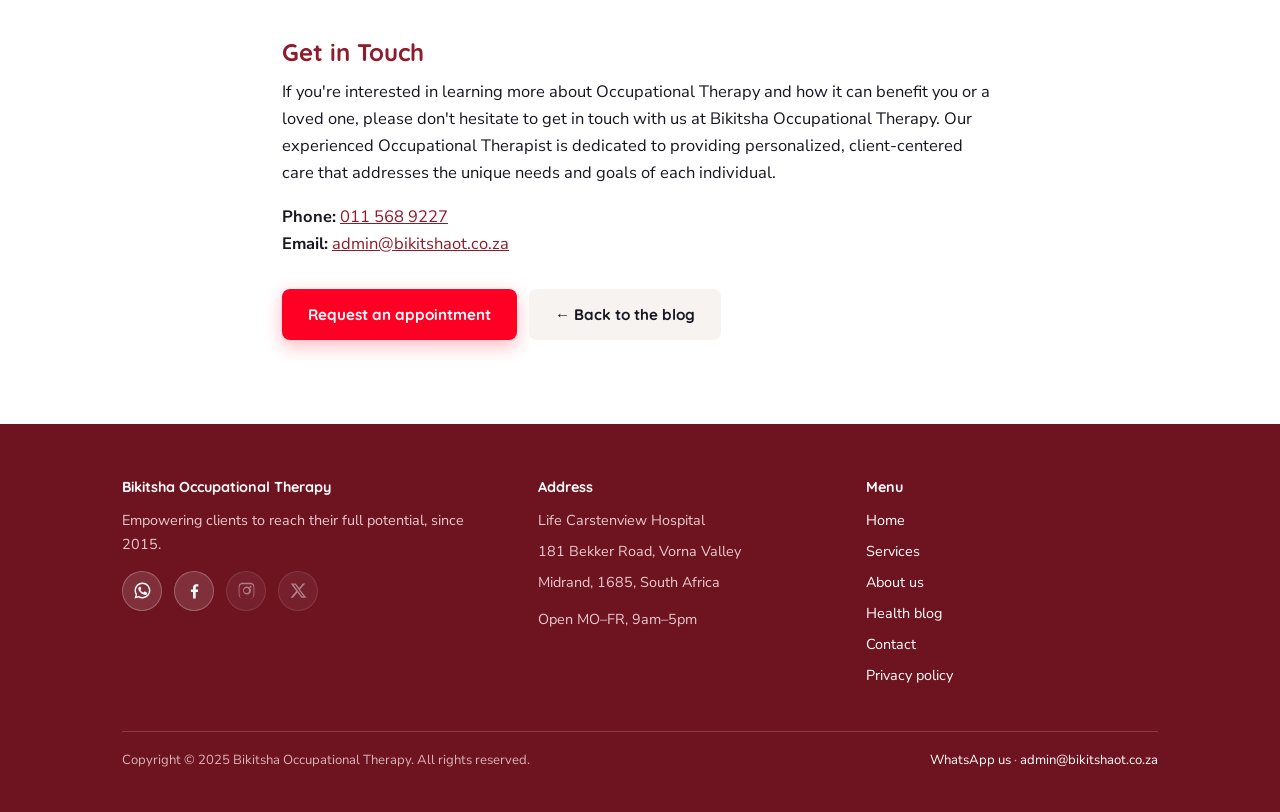
<file: the-power-of-occupational-therapy.html>
<!DOCTYPE html>
<html lang="en">
<head>
<meta charset="UTF-8">
<meta name="viewport" content="width=device-width, initial-scale=1.0">
<title>The Power of Occupational Therapy | Bikitsha Occupational Therapy</title>
<meta name="description" content="Unlocking potential and improving lives: what occupational therapy is, its benefits, and its role in modern healthcare.">
<link rel="icon" href="assets/img/logo.png">
<link rel="preconnect" href="https://fonts.googleapis.com">
<link rel="preconnect" href="https://fonts.gstatic.com" crossorigin>
<link href="https://fonts.googleapis.com/css2?family=Quicksand:wght@500;600;700&family=Nunito+Sans:ital,wght@0,400;0,600;0,700;1,400&display=swap" rel="stylesheet">
<link rel="stylesheet" href="assets/css/site.css">
</head>
<body>

<header class="site">
  <div class="masthead">
    <div class="wrap">
      <a class="logo" href="index.html"><img src="assets/img/logo.png" alt="">Bikitsha<span> OT</span></a>
      <a class="btn btn-red" href="contact.html#book">Request appointment</a>
    </div>
  </div>
  <nav class="topnav" aria-label="Main menu">
    <div class="wrap">
      <a class="tn-home" href="index.html" aria-label="Home"><svg viewBox="0 0 24 24" aria-hidden="true"><path d="M12 3 2 11h2.5v9H10v-6h4v6h5.5v-9H22L12 3z"/></svg></a>
      <div class="tn-item">
        <button class="tn-link" type="button" aria-expanded="false">Services <span class="tn-caret"></span></button>
        <div class="tn-menu">
          <a href="services.html">All services</a>
          <hr>
          <a href="services.html#medico-legal">Medico-Legal Services</a>
          <a href="services.html#paediatrics">Paediatrics</a>
          <a href="services.html#adolescents-adults">Adolescents &amp; Adults</a>
          <a href="services.html#group">Group-Based Intervention</a>
          <a href="services.html#work">Work-Based Intervention</a>
          <a href="services.html#fce">Functional Capacity Evaluation</a>
        </div>
      </div>
      <div class="tn-item">
        <button class="tn-link" type="button" aria-expanded="false">Find support <span class="tn-caret"></span></button>
        <div class="tn-menu">
          <span class="tn-menu-head">Interactive tools</span>
          <a href="index.html#finder">Guided service finder</a>
          <a href="index.html#checkin">Two-minute check-in</a>
          <a href="index.html#services">Life-path explorer</a>
          <hr>
          <a href="contact.html#book">Request an appointment</a>
        </div>
      </div>
      <div class="tn-item">
        <button class="tn-link" type="button" aria-expanded="false" aria-current="page">Newsroom <span class="tn-caret"></span></button>
        <div class="tn-menu">
          <a href="health-blog.html">Health blog</a>
          <a href="index.html#news">Latest from the practice</a>
          <hr>
          <a href="the-power-of-occupational-therapy.html">The Power of Occupational Therapy</a>
        </div>
      </div>
      <div class="tn-item">
        <button class="tn-link" type="button" aria-expanded="false">About us <span class="tn-caret"></span></button>
        <div class="tn-menu">
          <a href="about-us.html">About the practice</a>
          <a href="index.html#core">Our philosophy</a>
          <hr>
          <a href="privacy-policy.html">Privacy policy</a>
        </div>
      </div>
      <div class="tn-item">
        <a class="tn-link" href="contact.html">Contact</a>
      </div>
    </div>
  </nav>
</header>

<section class="section" style="padding-top:56px">
  <div class="wrap prose">
    <span class="crumbs" style="display:block;font-family:var(--display);font-weight:600;font-size:.8rem;letter-spacing:.08em;text-transform:uppercase;color:var(--grey);margin-bottom:1rem"><a href="index.html">Home</a> · <a href="health-blog.html">Health blog</a> · The Power of Occupational Therapy</span>
    <h1 style="font-size:clamp(1.8rem,4.4vw,2.6rem);margin-bottom:.6rem">The Power of Occupational Therapy</h1>
    <p class="post-meta">Unlocking Potential and Improving Lives</p>
    <img class="post-hero" src="assets/img/blog-power-of-ot.jpg" alt="A chalkboard with the words what, how, where, why, when and who around a question mark">

    <p>As an employee at a healthcare practice, I've seen firsthand the impact that occupational therapy can have on individuals with physical, cognitive, or mental health challenges. At Bikitsha Occupational Therapy, we're passionate about empowering our clients to overcome obstacles and achieve their goals.</p>

    <h2>What is Occupational Therapy?</h2>
    <p>Occupational therapy is a healthcare profession that focuses on enabling individuals to participate in daily activities, despite physical, cognitive, or mental health challenges. Our experienced Occupational Therapists work closely with clients to identify and address barriers to participation, developing personalized strategies to promote independence, confidence, and overall well-being.</p>

    <h2>The Benefits of Occupational Therapy</h2>
    <p>So, what can Occupational Therapy do for you or your loved one? Here are just a few of the many benefits:</p>
    <ul>
      <li><strong>Improved functional ability:</strong> Our therapists help clients develop the skills and strategies needed to participate in daily activities, such as bathing, dressing, and cooking.</li>
      <li><strong>Enhanced independence:</strong> By promoting independence and self-reliance, we enable clients to participate fully in their daily lives.</li>
      <li><strong>Better mental health outcomes:</strong> Occupational Therapy has been shown to have a positive impact on mental health outcomes, including reduced symptoms of anxiety and depression.</li>
      <li><strong>Increased participation in daily activities:</strong> We help clients participate in activities that bring them joy and fulfillment, improving overall quality of life.</li>
    </ul>

    <h2>The Role of Occupational Therapy in Modern Healthcare</h2>
    <p>In today's healthcare landscape, Occupational Therapy plays a vital role in addressing the complex needs of individuals with chronic conditions, mental health issues, and other healthcare challenges. By working collaboratively with other healthcare professionals, we help clients achieve their goals, improve their functional ability, and enhance their overall well-being.</p>

    <h2>Get in Touch</h2>
    <p>If you're interested in learning more about Occupational Therapy and how it can benefit you or a loved one, please don't hesitate to get in touch with us at Bikitsha Occupational Therapy. Our experienced Occupational Therapist is dedicated to providing personalized, client-centered care that addresses the unique needs and goals of each individual.</p>
    <p><strong>Phone:</strong> <a href="tel:+27115689227">011 568 9227</a><br>
    <strong>Email:</strong> <a href="mailto:admin@bikitshaot.co.za">admin@bikitshaot.co.za</a></p>

    <div class="result-actions" style="margin-top:2rem">
      <a class="btn btn-red" href="contact.html#book">Request an appointment</a>
      <a class="btn btn-quiet" href="health-blog.html">← Back to the blog</a>
    </div>
  </div>
</section>

<footer class="site">
  <div class="wrap">
    <div class="footer-grid">
      <div>
        <strong>Bikitsha Occupational Therapy</strong>
        Empowering clients to reach their full potential, since 2015.
        <div class="social-row">
          <a href="https://wa.me/27615040294" aria-label="WhatsApp" title="WhatsApp">
            <svg viewBox="0 0 24 24"><path d="M12 2a10 10 0 0 0-8.6 15.1L2 22l5-1.3A10 10 0 1 0 12 2zm0 18.2c-1.5 0-3-.4-4.3-1.2l-.3-.2-3 .8.8-2.9-.2-.3A8.2 8.2 0 1 1 12 20.2zm4.5-6.1c-.2-.1-1.5-.7-1.7-.8-.2-.1-.4-.1-.6.1-.2.2-.6.8-.8 1-.1.2-.3.2-.5.1a6.7 6.7 0 0 1-2-1.2 7.5 7.5 0 0 1-1.4-1.7c-.1-.2 0-.4.1-.5l.4-.5c.1-.2.2-.3.3-.5v-.5c0-.1-.6-1.4-.8-1.9-.2-.5-.4-.4-.6-.4h-.5c-.2 0-.5.1-.7.3a3 3 0 0 0-1 2.2c0 1.3 1 2.6 1.1 2.8.1.2 2 3 4.8 4.2.7.3 1.2.5 1.6.6.7.2 1.3.2 1.8.1.6-.1 1.5-.6 1.7-1.2.2-.6.2-1.1.2-1.2l-.1-.3z"/></svg>
          </a>
          <a href="https://www.facebook.com/bikitshaot/" aria-label="Facebook" title="Facebook" target="_blank" rel="noopener">
            <svg viewBox="0 0 24 24"><path d="M13.5 22v-8h2.7l.4-3.2h-3.1V8.7c0-.9.3-1.6 1.6-1.6h1.7V4.2c-.3 0-1.3-.1-2.5-.1-2.5 0-4.1 1.5-4.1 4.2v2.5H7.5V14h2.7v8h3.3z"/></svg>
          </a>
          <a href="#" class="soon" aria-label="Instagram (link coming soon)" title="Instagram (coming soon)" aria-disabled="true">
            <svg viewBox="0 0 24 24"><path d="M12 2.2c3.2 0 3.6 0 4.9.1 1.2.1 1.8.2 2.2.4.6.2 1 .5 1.4.9.4.4.7.8.9 1.4.2.4.4 1 .4 2.2.1 1.3.1 1.7.1 4.9s0 3.6-.1 4.9c-.1 1.2-.2 1.8-.4 2.2-.2.6-.5 1-.9 1.4-.4.4-.8.7-1.4.9-.4.2-1 .4-2.2.4-1.3.1-1.7.1-4.9.1s-3.6 0-4.9-.1c-1.2-.1-1.8-.2-2.2-.4-.6-.2-1-.5-1.4-.9-.4-.4-.7-.8-.9-1.4-.2-.4-.4-1-.4-2.2-.1-1.3-.1-1.7-.1-4.9s0-3.6.1-4.9c.1-1.2.2-1.8.4-2.2.2-.6.5-1 .9-1.4.4-.4.8-.7 1.4-.9.4-.2 1-.4 2.2-.4 1.3-.1 1.7-.1 4.9-.1zm0 1.8c-3.1 0-3.5 0-4.8.1-1.1.1-1.5.2-1.9.3-.5.2-.8.4-1.1.7-.3.3-.5.6-.7 1.1-.1.4-.3.8-.3 1.9-.1 1.3-.1 1.7-.1 4.8s0 3.5.1 4.8c.1 1.1.2 1.5.3 1.9.2.5.4.8.7 1.1.3.3.6.5 1.1.7.4.1.8.3 1.9.3 1.3.1 1.7.1 4.8.1s3.5 0 4.8-.1c1.1-.1 1.5-.2 1.9-.3.5-.2.8-.4 1.1-.7.3-.3.5-.6.7-1.1.1-.4.3-.8.3-1.9.1-1.3.1-1.7.1-4.8s0-3.5-.1-4.8c-.1-1.1-.2-1.5-.3-1.9-.2-.5-.4-.8-.7-1.1-.3-.3-.6-.5-1.1-.7-.4-.1-.8-.3-1.9-.3-1.3-.1-1.7-.1-4.8-.1zm0 3.1a5 5 0 1 1 0 9.9 5 5 0 0 1 0-9.9zm0 8.1a3.2 3.2 0 1 0 0-6.4 3.2 3.2 0 0 0 0 6.4zm6.3-8.3a1.2 1.2 0 1 1-2.3 0 1.2 1.2 0 0 1 2.3 0z"/></svg>
          </a>
          <a href="#" class="soon" aria-label="X (link coming soon)" title="X (coming soon)" aria-disabled="true">
            <svg viewBox="0 0 24 24"><path d="M17.5 3h3.1l-6.8 7.8L21.9 21h-6.3l-4.9-6.4L5 21H1.9l7.3-8.3L2.1 3h6.4l4.4 5.9L17.5 3zm-1.1 16.2h1.7L7.6 4.7H5.8l10.6 14.5z"/></svg>
          </a>
        </div>
      </div>
      <div>
        <strong>Address</strong>
        <ul>
          <li>Life Carstenview Hospital</li>
          <li>181 Bekker Road, Vorna Valley</li>
          <li>Midrand, 1685, South Africa</li>
          <li style="margin-top:.8rem">Open MO–FR, 9am–5pm</li>
        </ul>
      </div>
      <div>
        <strong>Menu</strong>
        <ul>
          <li><a href="index.html">Home</a></li>
          <li><a href="services.html">Services</a></li>
          <li><a href="about-us.html">About us</a></li>
          <li><a href="health-blog.html">Health blog</a></li>
          <li><a href="contact.html">Contact</a></li>
          <li><a href="privacy-policy.html">Privacy policy</a></li>
        </ul>
      </div>
    </div>
    <div class="footer-bottom">
      <span>Copyright © 2025 Bikitsha Occupational Therapy. All rights reserved.</span>
      <span><a href="https://wa.me/27615040294">WhatsApp us</a> · <a href="mailto:admin@bikitshaot.co.za">admin@bikitshaot.co.za</a></span>
    </div>
  </div>
</footer>

<div id="chatbot"></div>
<script src="assets/js/site.js"></script>
</body>
</html>
</file>
<file: assets/css/site.css>
:root{
  --crimson:#8E1B2A;
  --crimson-deep:#6E1420;
  --signal:#FF0025;
  --signal-soft:#FFE9EC;
  --ink:#161721;
  --grey:#7C818B;
  --mist:#F6F3F1;
  --line:#ECE7E3;
  --white:#FFFFFF;
  --radius:14px;
  --shadow:0 10px 30px rgba(22,23,33,.08);
  --display:'Quicksand',sans-serif;
  --body:'Nunito Sans',sans-serif;
}
*{margin:0;padding:0;box-sizing:border-box}
html{scroll-behavior:smooth}
@media (prefers-reduced-motion:reduce){
  html{scroll-behavior:auto}
  *,*::before,*::after{animation:none!important;transition:none!important}
}
body{font-family:var(--body);color:var(--ink);background:var(--white);line-height:1.65;font-size:16.5px}
h1,h2,h3,h4{font-family:var(--display);line-height:1.15;color:var(--crimson)}
img{max-width:100%}
a{color:var(--crimson)}
button{font-family:var(--display);cursor:pointer}
:focus-visible{outline:3px solid var(--signal);outline-offset:2px;border-radius:4px}
.wrap{max-width:1080px;margin:0 auto;padding:0 22px}
.eyebrow{font-family:var(--display);font-weight:600;font-size:.78rem;letter-spacing:.18em;text-transform:uppercase;color:var(--signal);display:block;margin-bottom:.9rem}
.section{padding:84px 0}
.section-title{font-size:clamp(1.7rem,3.6vw,2.4rem);font-weight:700;margin-bottom:.6rem}
.section-lede{color:var(--grey);max-width:640px;margin-bottom:2.4rem}

/* ---------- header (WHO-style two-tier) ---------- */
header.site{position:sticky;top:0;z-index:50;background:var(--white)}
.masthead{border-bottom:1px solid var(--line);background:rgba(255,255,255,.97)}
.masthead .wrap{display:flex;align-items:center;justify-content:space-between;height:64px;gap:14px}
.logo{display:flex;align-items:center;gap:10px;font-family:var(--display);font-weight:700;font-size:1.1rem;color:var(--crimson);text-decoration:none;white-space:nowrap}
.logo img{height:44px;width:44px;object-fit:cover;object-position:center 34%;border-radius:50%}
.logo span{color:var(--signal)}
.btn{display:inline-block;font-family:var(--display);font-weight:700;font-size:.95rem;padding:13px 26px;border-radius:8px;border:none;text-decoration:none;text-align:center;transition:transform .15s ease,box-shadow .15s ease;cursor:pointer}
.btn:hover{transform:translateY(-1px)}
.btn-red{background:var(--signal);color:#fff;box-shadow:0 6px 18px rgba(255,0,37,.28)}
.btn-ghost{background:transparent;color:var(--crimson);border:2px solid var(--crimson)}
.btn-quiet{background:var(--mist);color:var(--ink)}
.masthead .btn{padding:10px 20px}
@media (max-width:560px){.masthead .btn{display:none}}

.topnav{background:var(--crimson-deep)}
.topnav .wrap{display:flex;align-items:stretch;justify-content:center;gap:0}
.tn-home{display:flex;align-items:center;padding:0 18px;color:#fff}
.tn-home svg{width:22px;height:22px;fill:#fff}
.tn-home:hover,.tn-home:focus-visible{background:rgba(255,255,255,.12)}
.tn-item{position:relative}
.tn-link{display:flex;align-items:center;gap:7px;height:52px;padding:0 20px;background:none;border:none;color:#fff;font-family:var(--display);font-weight:700;font-size:.92rem;text-decoration:none;white-space:nowrap}
.tn-link:hover,.tn-item.open .tn-link,.tn-link:focus-visible{background:rgba(255,255,255,.12)}
.tn-link[aria-current="page"]{box-shadow:inset 0 -3px 0 var(--signal)}
.tn-caret{width:0;height:0;border-left:4.5px solid transparent;border-right:4.5px solid transparent;border-top:5.5px solid #fff;transition:transform .18s;flex-shrink:0}
.tn-item.open .tn-caret{transform:rotate(180deg)}
.tn-menu{position:absolute;top:100%;left:0;min-width:250px;background:var(--white);border:1px solid var(--line);border-top:3px solid var(--signal);border-radius:0 0 10px 10px;box-shadow:0 18px 40px rgba(22,23,33,.18);padding:8px 0;display:none;z-index:60}
.tn-item.open .tn-menu{display:block}
.tn-menu a{display:block;padding:11px 20px;font-family:var(--display);font-weight:600;font-size:.9rem;color:var(--ink);text-decoration:none}
.tn-menu a:hover,.tn-menu a:focus-visible{background:var(--signal-soft);color:var(--crimson)}
.tn-menu .tn-menu-head{display:block;padding:10px 20px 6px;font-size:.7rem;font-weight:700;letter-spacing:.14em;text-transform:uppercase;color:var(--grey);font-family:var(--display)}
.tn-menu hr{border:none;border-top:1px solid var(--line);margin:6px 0}

@media (max-width:880px){
  /* keep the WHO-style bar visible on phones: swipeable row + full-width dropdown sheets */
  .topnav .wrap{justify-content:flex-start;overflow-x:auto;-webkit-overflow-scrolling:touch;scrollbar-width:none;padding:0 6px}
  .topnav .wrap::-webkit-scrollbar{display:none}
  .tn-home{padding:0 14px}
  .tn-item{position:static}
  .tn-link{height:48px;padding:0 14px;font-size:.88rem}
  .tn-menu{position:fixed;left:0;right:0;top:112px;min-width:0;border-radius:0;max-height:calc(100vh - 112px);overflow-y:auto}
}
@media (max-width:560px){
  .masthead .wrap{height:56px}
  .logo img{height:38px;width:38px}
  .tn-menu{top:104px}
}

/* ---------- hero carousel ---------- */
.carousel{position:relative;overflow:hidden;background:var(--crimson-deep)}
.slides{display:flex;transition:transform .6s cubic-bezier(.4,0,.2,1)}
.slide{min-width:100%;position:relative;padding:92px 0 150px;background-size:cover;background-position:center}
.slide::before{content:'';position:absolute;inset:0;background:linear-gradient(180deg,rgba(32,18,14,.64) 0%,rgba(32,18,14,.5) 55%,rgba(32,18,14,.68) 100%)}
.slide .wrap{position:relative;z-index:2;max-width:780px;text-align:center}
.slide .eyebrow{color:#FFD6DC}
.slide h1,.slide h2{font-size:clamp(2rem,5vw,3.2rem);margin-bottom:1rem;color:#fff;text-shadow:0 2px 18px rgba(0,0,0,.35)}
.slide p{color:rgba(255,255,255,.93);font-size:1.08rem;max-width:600px;margin:0 auto 1.9rem;text-shadow:0 1px 10px rgba(0,0,0,.35)}
.slide .slide-when{display:inline-block;font-family:var(--display);font-weight:700;font-size:.85rem;letter-spacing:.06em;background:rgba(255,255,255,.16);border:1px solid rgba(255,255,255,.35);color:#fff;border-radius:999px;padding:7px 16px;margin-bottom:1.2rem}
.slide .hero-ctas{display:flex;gap:14px;justify-content:center;flex-wrap:wrap}
.slide .btn-ghost{color:#fff;border-color:#fff;background:rgba(255,255,255,.08)}
.car-arrow{position:absolute;top:50%;transform:translateY(-50%);z-index:5;background:rgba(255,255,255,.14);border:1px solid rgba(255,255,255,.4);color:#fff;width:44px;height:44px;border-radius:50%;font-size:1.25rem;line-height:1;display:flex;align-items:center;justify-content:center;transition:background .15s}
.car-arrow:hover{background:rgba(255,255,255,.3)}
.car-arrow.prev{left:14px}
.car-arrow.next{right:14px}
.car-dots{position:absolute;left:0;right:0;bottom:76px;display:flex;gap:9px;justify-content:center;z-index:5}
.car-dot{width:30px;height:6px;border-radius:3px;background:rgba(255,255,255,.35);border:none;padding:0;transition:background .2s}
.car-dot.active{background:#fff}
.carousel .hero-wave{position:absolute;left:0;right:0;bottom:-1px;width:100%;height:64px;z-index:4;pointer-events:none}
.carousel .hero-wave path{fill:var(--white)}
@media (max-width:640px){
  .car-arrow{display:none}
  .slide{padding:66px 0 130px}
}

/* ---------- page hero (inner pages) ---------- */
.page-hero{position:relative;background:var(--crimson-deep);background-size:cover;background-position:center;padding:78px 0 110px;overflow:hidden}
.page-hero::before{content:'';position:absolute;inset:0;background:linear-gradient(180deg,rgba(32,18,14,.66) 0%,rgba(32,18,14,.55) 100%)}
.page-hero .wrap{position:relative;z-index:2;text-align:center}
.page-hero h1{color:#fff;font-size:clamp(1.9rem,4.6vw,2.9rem);text-shadow:0 2px 18px rgba(0,0,0,.35)}
.page-hero p{color:rgba(255,255,255,.92);max-width:620px;margin:.8rem auto 0;text-shadow:0 1px 10px rgba(0,0,0,.3)}
.page-hero .crumbs{position:relative;z-index:2;font-family:var(--display);font-weight:600;font-size:.8rem;letter-spacing:.08em;text-transform:uppercase;color:#FFD6DC;margin-bottom:.9rem;display:block;text-align:center}
.page-hero .crumbs a{color:#fff;text-decoration:none}
.page-hero .hero-wave{position:absolute;left:0;right:0;bottom:-1px;width:100%;height:56px;z-index:3}
.page-hero .hero-wave path{fill:var(--white)}

/* ---------- waves ---------- */
.wave{display:block;width:100%;height:60px;margin-top:-1px}
.wave path{fill:var(--mist)}
.wave.on-white path{fill:var(--white)}

/* ---------- two-col feature (vision/mission/about) ---------- */
.feature{display:grid;grid-template-columns:1fr 1fr;gap:44px;align-items:center;margin-bottom:56px}
.feature:last-child{margin-bottom:0}
.feature img{border-radius:var(--radius);box-shadow:var(--shadow);width:100%;height:320px;object-fit:cover}
.feature.rev img{order:2}
@media (max-width:760px){
  .feature{grid-template-columns:1fr;gap:22px}
  .feature.rev img{order:0}
  .feature img{height:220px}
}
.feature h2{font-size:1.6rem;margin-bottom:.7rem}
.feature p{color:var(--grey)}

/* ---------- help cards ---------- */
.help-grid{display:grid;grid-template-columns:repeat(3,1fr);gap:20px}
@media (max-width:900px){.help-grid{grid-template-columns:1fr}}
.help-card{background:var(--white);border:1px solid var(--line);border-radius:var(--radius);box-shadow:var(--shadow);overflow:hidden;display:flex;flex-direction:column}
.help-card img{width:100%;height:170px;object-fit:cover}
.help-card > div{padding:22px 24px 26px}
.help-card h3{font-size:1.15rem;margin-bottom:.5rem}
.help-card p{color:var(--grey);font-size:.93rem}

/* ---------- news row (WHO-style) ---------- */
.news-row{display:grid;grid-template-columns:repeat(4,1fr);gap:18px}
@media (max-width:980px){.news-row{grid-template-columns:1fr 1fr}}
@media (max-width:560px){.news-row{grid-template-columns:1fr}}
.news-card{background:var(--white);border:1px solid var(--line);border-radius:var(--radius);box-shadow:var(--shadow);overflow:hidden;display:flex;flex-direction:column;text-decoration:none;transition:transform .15s ease,border-color .15s}
.news-card:hover{transform:translateY(-3px);border-color:var(--signal)}
.news-card img{width:100%;height:130px;object-fit:cover}
.news-card > div{padding:16px 18px 20px;display:flex;flex-direction:column;flex:1}
.news-tag{font-family:var(--display);font-weight:700;font-size:.68rem;letter-spacing:.12em;text-transform:uppercase;color:var(--signal);margin-bottom:.45rem}
.news-card h3{font-size:1rem;color:var(--ink);margin-bottom:.4rem}
.news-card p{color:var(--grey);font-size:.85rem;flex:1}
.news-card .news-more{font-family:var(--display);font-weight:700;font-size:.82rem;color:var(--crimson);margin-top:12px}

/* ---------- finder wizard ---------- */
.wizard{background:var(--white);border:1px solid var(--line);border-radius:var(--radius);box-shadow:var(--shadow);max-width:720px;margin:0 auto;overflow:hidden}
.wizard-head{display:flex;align-items:center;justify-content:space-between;padding:18px 26px;border-bottom:1px solid var(--line);background:var(--mist)}
.wizard-steps{display:flex;gap:8px}
.step-dot{width:34px;height:6px;border-radius:3px;background:var(--line);transition:background .25s}
.step-dot.active{background:var(--signal)}
.step-dot.done{background:var(--crimson)}
.wizard-back{background:none;border:none;font-weight:600;font-size:.85rem;color:var(--grey);visibility:hidden}
.wizard-back.show{visibility:visible}
.wizard-body{padding:34px 30px 38px}
.wizard-q{font-size:1.28rem;font-weight:700;color:var(--ink);font-family:var(--display);margin-bottom:1.4rem}
.choice-grid{display:grid;grid-template-columns:1fr 1fr;gap:12px}
@media (max-width:560px){.choice-grid{grid-template-columns:1fr}}
.choice{display:block;width:100%;text-align:left;background:var(--white);border:2px solid var(--line);border-radius:12px;padding:16px 18px;transition:border-color .15s,background .15s}
.choice:hover{border-color:var(--signal)}
.choice b{display:block;font-family:var(--display);font-size:1rem;color:var(--ink);margin-bottom:2px}
.choice small{color:var(--grey);font-size:.85rem;line-height:1.4;display:block;font-family:var(--body)}
.result-card{text-align:left}
.result-card .eyebrow{margin-bottom:.4rem}
.result-card h3{font-size:1.5rem;margin-bottom:.7rem}
.result-card p{color:var(--grey);margin-bottom:1rem}
.result-note{background:var(--signal-soft);border-radius:10px;padding:12px 16px;font-size:.9rem;color:var(--crimson-deep);margin-bottom:1.4rem}
.result-actions{display:flex;gap:12px;flex-wrap:wrap}

/* ---------- services ---------- */
.svc-grid{display:grid;grid-template-columns:repeat(3,1fr);gap:18px}
@media (max-width:900px){.svc-grid{grid-template-columns:1fr 1fr}}
@media (max-width:600px){.svc-grid{grid-template-columns:1fr}}
.svc{background:var(--white);border:1px solid var(--line);border-radius:var(--radius);padding:24px;box-shadow:var(--shadow);transition:border-color .3s,opacity .3s;display:flex;flex-direction:column}
.svc.dim{opacity:.38}
.svc.lit{border-color:var(--signal)}
.svc-ages{font-size:.72rem;font-weight:700;letter-spacing:.1em;text-transform:uppercase;color:var(--signal);font-family:var(--display);margin-bottom:.5rem}
.svc h3{font-size:1.12rem;margin-bottom:.45rem}
.svc p{color:var(--grey);font-size:.92rem;flex:1}
.svc-more{margin-top:12px;background:none;border:none;color:var(--crimson);font-weight:700;font-size:.85rem;text-align:left;padding:0}
.svc-more::after{content:' +'}
.svc.open .svc-more::after{content:' −'}
.svc-detail{display:none;margin-top:10px;font-size:.9rem;color:var(--ink);border-top:1px dashed var(--line);padding-top:10px}
.svc.open .svc-detail{display:block}

/* ---------- life path ---------- */
.lifepath{background:var(--white);border:1px solid var(--line);border-radius:var(--radius);box-shadow:var(--shadow);padding:34px 30px 26px;margin:0 0 40px}
.lifepath h3{font-size:1.25rem;margin-bottom:.3rem}
.lifepath .lp-sub{color:var(--grey);font-size:.92rem;margin-bottom:1.2rem}
.lp-svg{width:100%;height:auto;display:block}
.lp-track{fill:none;stroke:var(--line);stroke-width:5;stroke-linecap:round}
.lp-fill{fill:none;stroke:var(--signal);stroke-width:5;stroke-linecap:round;transition:stroke-dashoffset .18s linear}
.lp-walker{transition:transform .18s linear}
.lp-labels{display:flex;justify-content:space-between;gap:8px;font-family:var(--display);font-weight:600;font-size:.75rem;color:var(--grey);margin-top:6px}
@media (max-width:560px){.lp-labels span:nth-child(2),.lp-labels span:nth-child(4){display:none}}
.lp-stage{text-align:center;font-family:var(--display);font-weight:700;color:var(--crimson);font-size:1.05rem;margin-top:14px;min-height:1.6em;display:block}
input[type=range].lp-range{width:100%;margin-top:14px;accent-color:var(--signal);height:28px}

/* ---------- faq ---------- */
.faq{max-width:720px;margin:56px auto 0}
.faq h3{font-size:1.35rem;margin-bottom:1.2rem}
.faq-item{border:1px solid var(--line);border-radius:10px;margin-bottom:10px;background:var(--white)}
.faq-q{width:100%;background:none;border:none;text-align:left;font-weight:700;font-size:.98rem;color:var(--ink);padding:16px 46px 16px 18px;position:relative}
.faq-q::after{content:'+';position:absolute;right:18px;top:50%;transform:translateY(-50%);color:var(--signal);font-size:1.3rem;font-weight:500}
.faq-item.open .faq-q::after{content:'−'}
.faq-a{display:none;padding:0 18px 16px;color:var(--grey);font-size:.93rem}
.faq-item.open .faq-a{display:block}

/* ---------- check-in ---------- */
.track-pick{display:grid;grid-template-columns:1fr 1fr;gap:16px;max-width:720px}
@media (max-width:640px){.track-pick{grid-template-columns:1fr}}
.track-card{background:var(--white);border:2px solid var(--line);border-radius:var(--radius);padding:26px;text-align:left;transition:border-color .15s}
.track-card:hover{border-color:var(--signal)}
.track-card h3{font-size:1.15rem;margin-bottom:.4rem}
.track-card p{color:var(--grey);font-size:.9rem;font-family:var(--body)}
.quiz{background:var(--white);border:1px solid var(--line);border-radius:var(--radius);box-shadow:var(--shadow);max-width:720px;padding:30px;display:none}
.quiz.show{display:block}
.quiz-progress{font-family:var(--display);font-weight:600;font-size:.8rem;color:var(--grey);margin-bottom:.8rem}
.quiz-q{font-family:var(--display);font-weight:700;font-size:1.15rem;margin-bottom:1.2rem}
.quiz-opts{display:flex;flex-direction:column;gap:10px}
.quiz-opts .choice{padding:13px 16px}
.quiz-result h3{font-size:1.4rem;margin-bottom:.6rem}
.quiz-result p{color:var(--grey);margin-bottom:1rem}
.quiz-bar{height:10px;border-radius:5px;background:var(--line);overflow:hidden;margin:14px 0 6px}
.quiz-bar i{display:block;height:100%;background:var(--signal);border-radius:5px}
.quiz-bar-label{font-size:.8rem;color:var(--grey);margin-bottom:16px}
.disclaimer{font-size:.82rem;color:var(--grey);background:var(--white);border:1px dashed var(--line);border-radius:10px;padding:12px 16px;max-width:720px;margin-top:22px}

/* ---------- booking / contact ---------- */
.booking-grid{display:grid;grid-template-columns:1.05fr .95fr;gap:44px;align-items:start}
@media (max-width:820px){.booking-grid{grid-template-columns:1fr}}
form.book{background:var(--white);border:1px solid var(--line);border-radius:var(--radius);box-shadow:var(--shadow);padding:30px}
.field{margin-bottom:16px}
.field label{display:block;font-family:var(--display);font-weight:600;font-size:.85rem;margin-bottom:6px}
.field input,.field select,.field textarea{width:100%;padding:12px 14px;border:1.5px solid var(--line);border-radius:9px;font-family:var(--body);font-size:.95rem;background:var(--white);color:var(--ink)}
.field input:focus,.field select:focus,.field textarea:focus{outline:none;border-color:var(--signal)}
.field-row{display:grid;grid-template-columns:1fr 1fr;gap:14px}
@media (max-width:520px){.field-row{grid-template-columns:1fr}}
.book-actions{display:flex;gap:12px;flex-wrap:wrap;margin-top:6px}
.book-hint{font-size:.82rem;color:var(--grey);margin-top:12px}
.contact-side h2{margin-bottom:.6rem}
.contact-side p{color:var(--grey);margin-bottom:1.4rem}
.contact-list{list-style:none}
.contact-list li{padding:13px 0;border-bottom:1px solid var(--line);font-size:.95rem}
.contact-list b{font-family:var(--display);display:block;font-size:.8rem;letter-spacing:.08em;text-transform:uppercase;color:var(--crimson);margin-bottom:2px}
.contact-list a{text-decoration:none;font-weight:600}

/* ---------- prose (blog, privacy) ---------- */
.prose{max-width:760px;margin:0 auto}
.prose h2{font-size:1.5rem;margin:2.2rem 0 .7rem}
.prose h3{font-size:1.2rem;margin:1.8rem 0 .6rem}
.prose p{margin-bottom:1rem}
.prose ul{margin:0 0 1rem 1.3rem}
.prose li{margin-bottom:.5rem}
.prose .post-meta{font-family:var(--display);font-weight:600;font-size:.85rem;color:var(--grey);margin-bottom:1.6rem}
.prose img.post-hero{border-radius:var(--radius);box-shadow:var(--shadow);margin-bottom:1.6rem}

/* ---------- footer ---------- */
footer.site{background:var(--crimson-deep);color:#E8C9CE;padding:52px 0 40px;font-size:.9rem}
.footer-grid{display:grid;grid-template-columns:1.3fr 1fr 1fr;gap:36px}
@media (max-width:760px){.footer-grid{grid-template-columns:1fr}}
footer.site strong{font-family:var(--display);color:#fff;display:block;margin-bottom:.6rem}
footer.site a{color:#fff;text-decoration:none}
footer.site a:hover{text-decoration:underline}
footer.site ul{list-style:none}
footer.site li{margin-bottom:.45rem}
.social-row{display:flex;gap:12px;margin-top:14px}
.social-row a{display:flex;align-items:center;justify-content:center;width:40px;height:40px;border-radius:50%;background:rgba(255,255,255,.12);border:1px solid rgba(255,255,255,.25);transition:background .15s}
.social-row a:hover{background:rgba(255,255,255,.28);text-decoration:none}
.social-row svg{width:19px;height:19px;fill:#fff}
.social-row a.soon{opacity:.45;cursor:default}
.footer-bottom{border-top:1px solid rgba(255,255,255,.16);margin-top:36px;padding-top:18px;font-size:.82rem;color:#D9B3B9;display:flex;justify-content:space-between;gap:12px;flex-wrap:wrap}

/* ---------- chatbot ---------- */
.chat-fab{position:fixed;right:20px;bottom:20px;z-index:90;display:flex;align-items:center;gap:10px;background:var(--signal);color:#fff;border:none;border-radius:999px;padding:14px 20px;font-family:var(--display);font-weight:700;font-size:.95rem;box-shadow:0 10px 28px rgba(255,0,37,.38)}
.chat-fab svg{width:20px;height:20px;fill:#fff}
.chat-panel{position:fixed;right:16px;bottom:16px;z-index:95;width:min(380px,calc(100vw - 32px));max-height:min(560px,calc(100vh - 32px));background:var(--white);border:1px solid var(--line);border-radius:16px;box-shadow:0 24px 60px rgba(22,23,33,.28);display:none;flex-direction:column;overflow:hidden}
.chat-panel.open{display:flex}
.chat-head{background:var(--crimson-deep);color:#fff;padding:15px 18px;display:flex;align-items:center;justify-content:space-between;gap:10px}
.chat-head b{font-family:var(--display);font-size:.98rem}
.chat-head small{display:block;font-size:.75rem;color:#E8C9CE;font-weight:400}
.chat-close{background:none;border:none;color:#fff;font-size:1.35rem;line-height:1;padding:4px}
.chat-log{flex:1;overflow-y:auto;padding:16px;display:flex;flex-direction:column;gap:10px;background:var(--mist)}
.chat-msg{max-width:86%;padding:10px 14px;border-radius:14px;font-size:.9rem;line-height:1.5}
.chat-msg.bot{background:var(--white);border:1px solid var(--line);border-bottom-left-radius:4px;align-self:flex-start}
.chat-msg.user{background:var(--signal);color:#fff;border-bottom-right-radius:4px;align-self:flex-end}
.chat-msg a{font-weight:700}
.chat-msg.bot a{color:var(--crimson)}
.chat-msg.user a{color:#fff}
.chat-chips{display:flex;flex-wrap:wrap;gap:8px;align-self:flex-start;max-width:100%}
.chat-chip{background:var(--white);border:1.5px solid var(--crimson);color:var(--crimson);font-family:var(--display);font-weight:600;font-size:.8rem;border-radius:999px;padding:7px 13px;transition:background .15s,color .15s}
.chat-chip:hover{background:var(--crimson);color:#fff}
.chat-form{display:flex;gap:8px;padding:12px;border-top:1px solid var(--line);background:var(--white)}
.chat-form input{flex:1;border:1.5px solid var(--line);border-radius:999px;padding:11px 16px;font-family:var(--body);font-size:.9rem}
.chat-form input:focus{outline:none;border-color:var(--signal)}
.chat-send{background:var(--signal);border:none;color:#fff;border-radius:50%;width:42px;height:42px;display:flex;align-items:center;justify-content:center;flex-shrink:0}
.chat-send svg{width:18px;height:18px;fill:#fff}
@media (max-width:480px){
  .chat-fab span{display:none}
  .chat-fab{padding:14px}
}

/* ---------- floating whatsapp on inner pages ---------- */
.cta-band{background:var(--crimson-deep);color:#fff;text-align:center;padding:64px 22px}
.cta-band h2{color:#fff;font-size:clamp(1.5rem,3.4vw,2.1rem);margin-bottom:.6rem}
.cta-band p{color:#E8C9CE;max-width:560px;margin:0 auto 1.6rem}
.cta-band .btn-ghost{color:#fff;border-color:#fff;background:rgba(255,255,255,.08);margin-left:10px}
</file>
